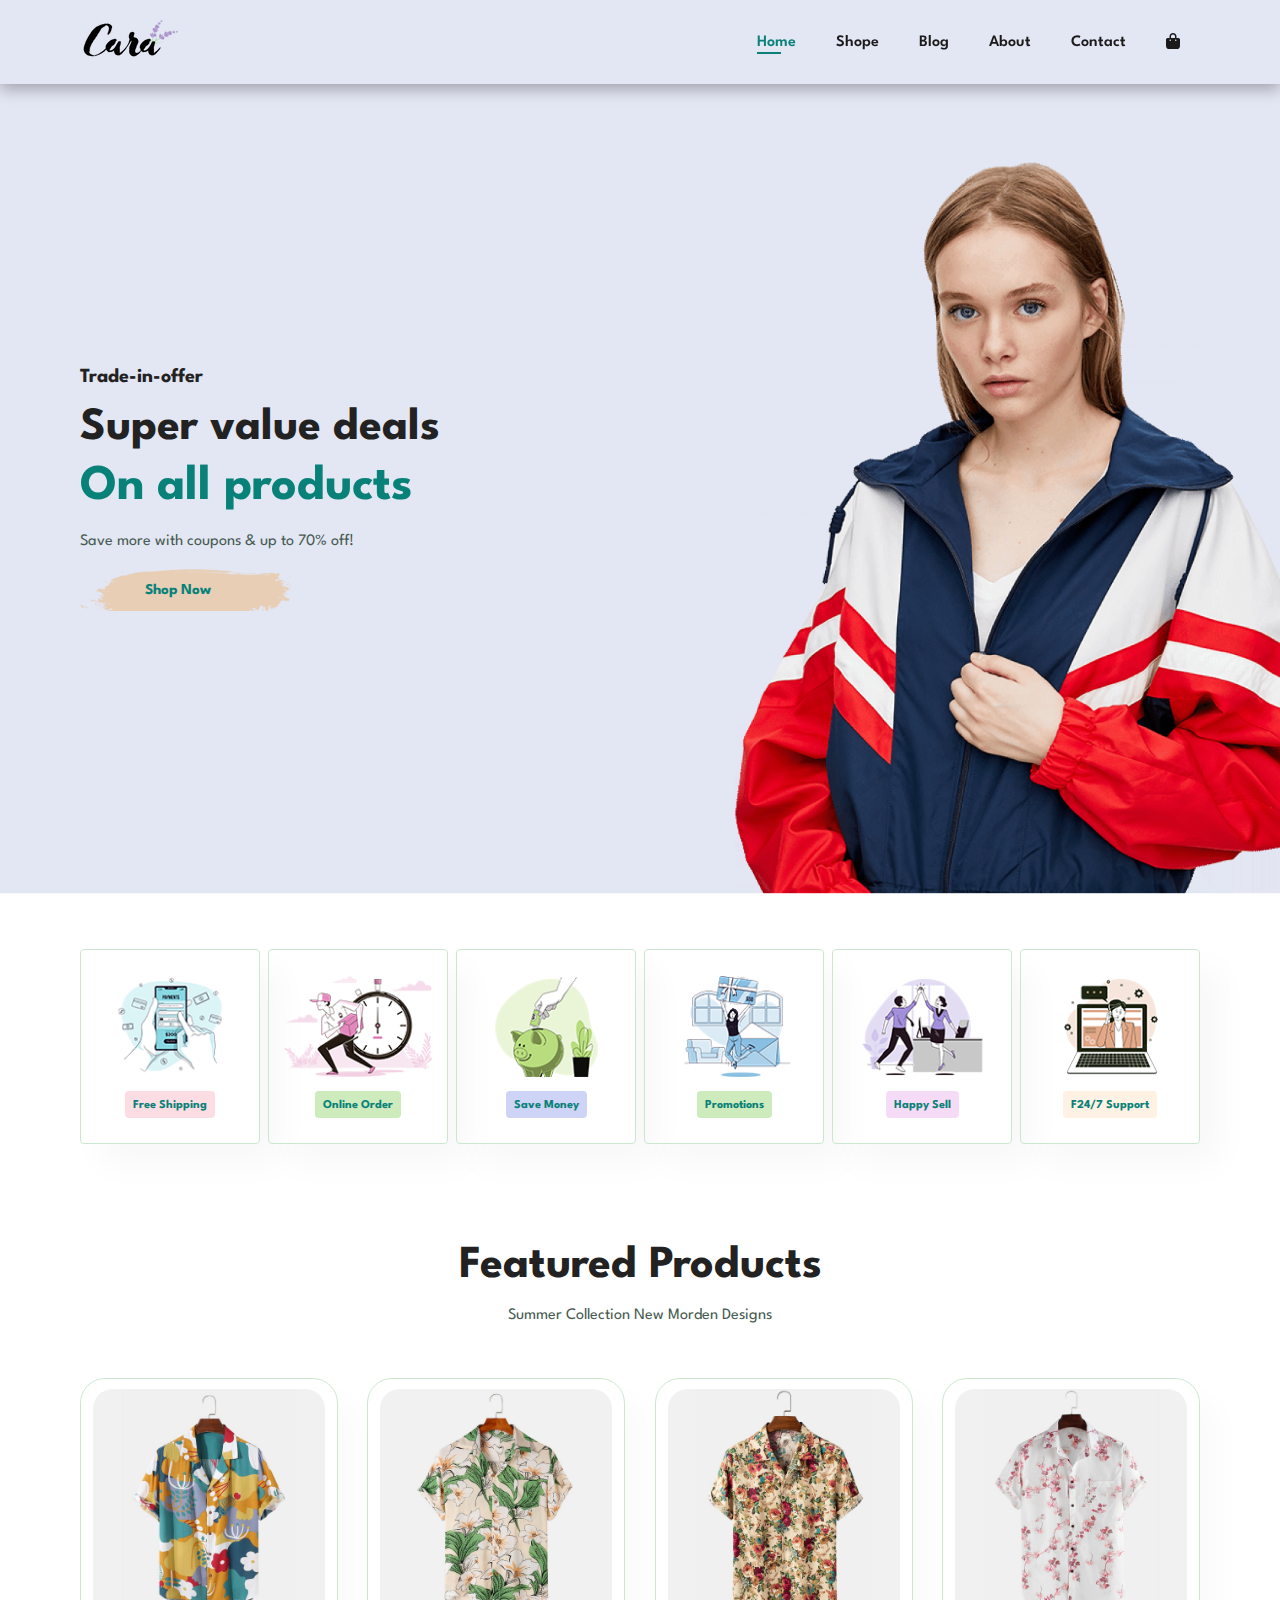
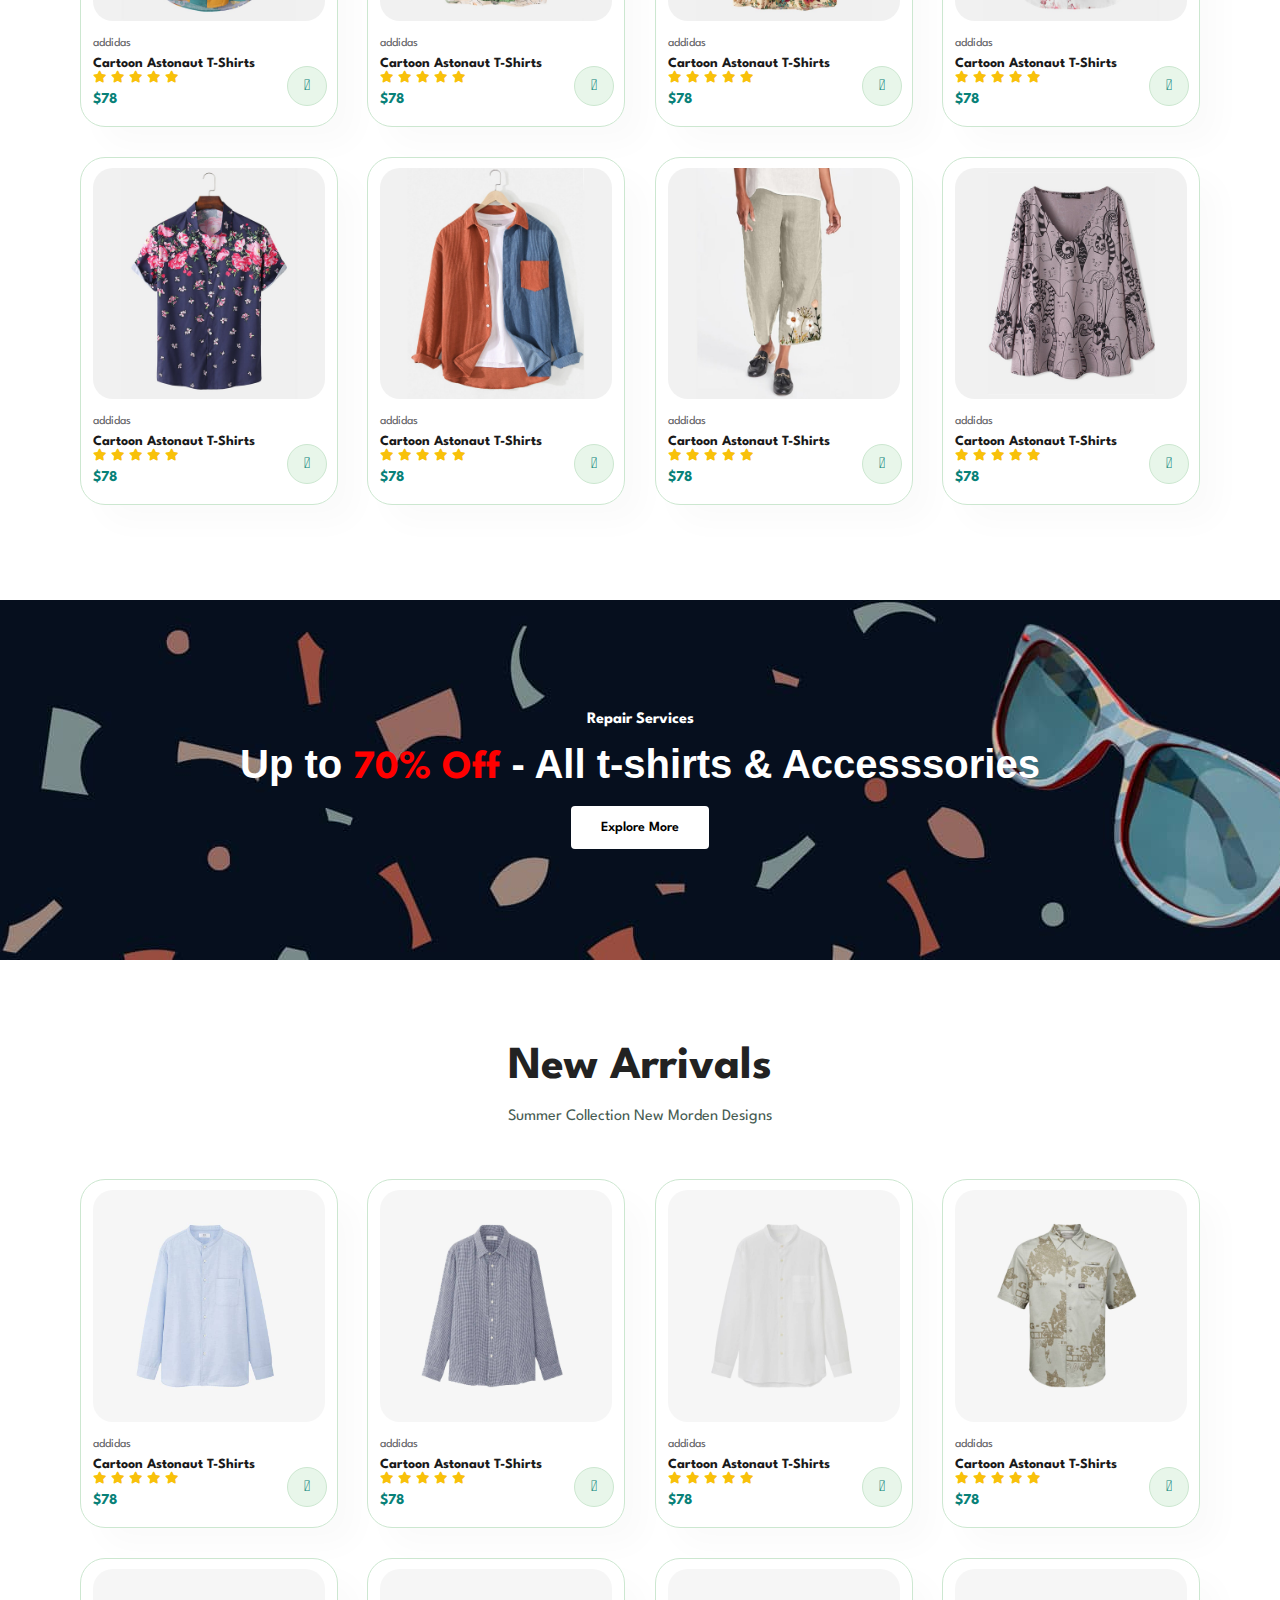
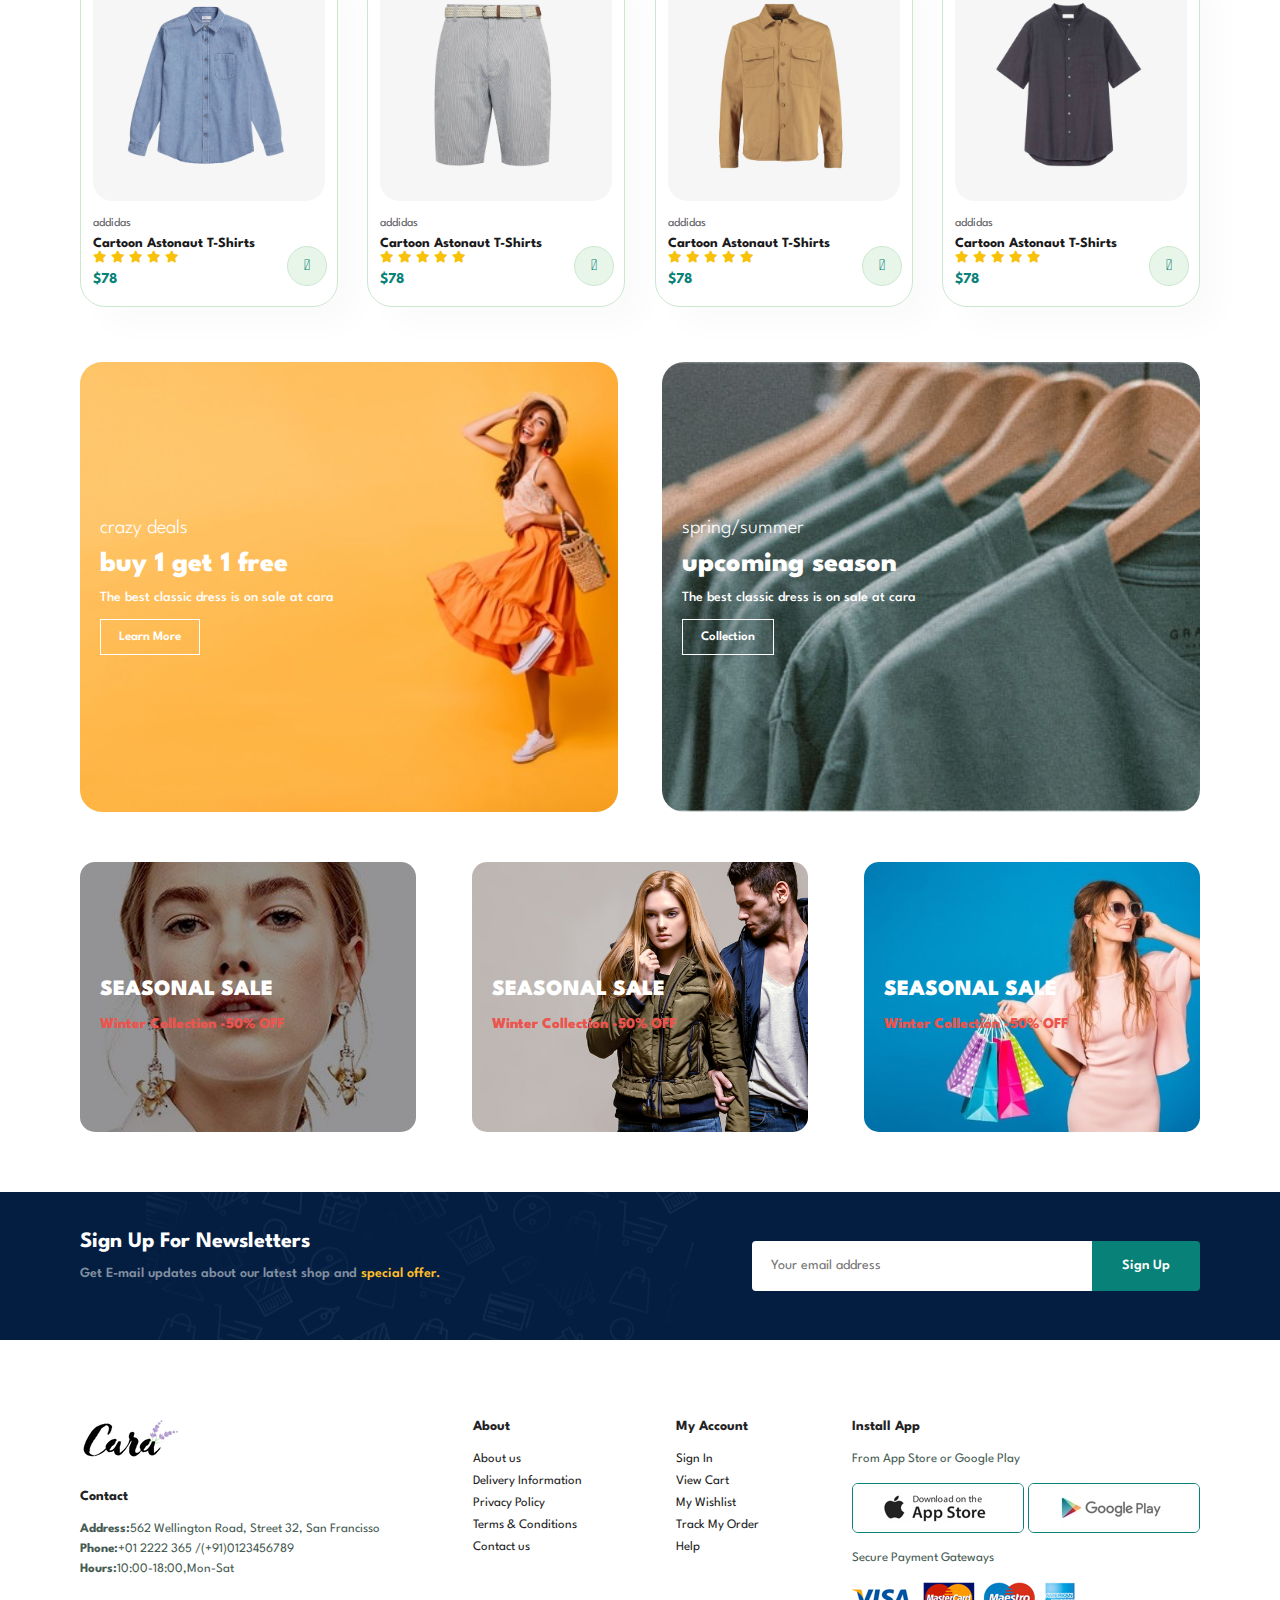
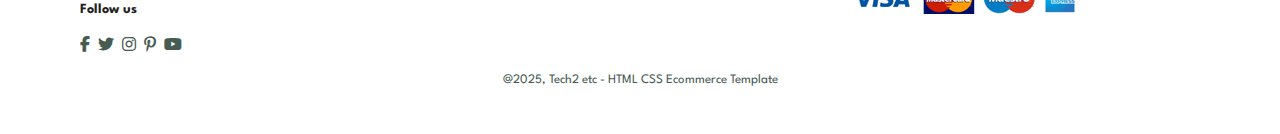
<file: index.html>
<!DOCTYPE html>
<html lang="en">
  <head>
    <meta charset="UTF-8" />
    <meta http-equiv="X-UA-Compatible" content="IE=edge" />
    <meta name="viewport" content="width=device-width, initial-scale=1.0" />
    <title>Cara</title>
    <link
      rel="stylesheet"
      href="https://pro.fontawesome.com/releases/v5.10.0/css/all.css"
    />
    <link
      rel="stylesheet"
      href="https://cdnjs.cloudflare.com/ajax/libs/font-awesome/6.7.2/css/all.min.css"
    />
    <link rel="stylesheet" href="style.css" />
  </head>

  <body>
    <section class="header" id="header">
      <a href="#"><img src="img/logo.png" class="logo" alt="" ></a>

      <ul class="navbar" id="navbar">
        <li><a class="active" href="index.html">Home</a></li>
        <li><a href="shop.html">Shope</a></li>
        <li><a href="blog.html">Blog</a></li>
        <!-- <li><a href="sproduct.html">product</a></li>   cut this from the code we use this in inner portion -->
        <li><a href="about.html">About</a></li>
        <li><a href="contact.html">Contact</a></li>
        <li>
          <a href="cart.html"><i class="fa-solid fa-bag-shopping"></i></a>
        </li>
      </ul>
    </section>

    <section class="hero">
      <h4>Trade-in-offer</h4>
      <h2>Super value deals</h2>
      <h1>On all products</h1>
      <p>Save more with coupons & up to 70% off!</p>
      <button onclick="window.location.href='shop.html';">Shop Now</button>
    </section>

    <section id="feature" class="section-p1">
        <div class="fe-box">
          <img src="img/features/f1.png" alt="">
            <h6>Free Shipping</h6>
        </div>

        <div class="fe-box">
          <img src="img/features/f2.png" alt="">
            <h6>Online Order</h6>
        </div>

        <div class="fe-box">
          <img src="img/features/f3.png" alt="">
            <h6>Save Money</h6>
        </div>

        <div class="fe-box">
          <img src="img/features/f4.png" alt="">
            <h6>Promotions</h6>
        </div>

        <div class="fe-box">
          <img src="img/features/f5.png" alt="">
            <h6>Happy Sell</h6>
        </div>

        <div class="fe-box">
          <img src="img/features/f6.png" alt="">
            <h6>F24/7 Support</h6>
        </div>

    </section>

    <section id="product1" class="section-p1">
      <h2>Featured Products</h2>
      <p>Summer Collection New Morden Designs</p>
      <div class="pro-container">
        <div class="pro" onclick="window.location.href='sproduct.html';">
          <img src="img/products/f1.jpg" alt="">
          <div class="des">
            <span>addidas</span>
            <h5>Cartoon Astonaut T-Shirts</h5>
            <div class="star">
              <i class="fas fa-star"></i>
              <i class="fas fa-star"></i>
              <i class="fas fa-star"></i>
              <i class="fas fa-star"></i>
              <i class="fas fa-star"></i>
            </div>
            <h4>$78</h4>
          </div>
          <a href="#"><i class="fal fa-shopping-cart cart"></i></a>
        </div>
        <div class="pro">
          <img src="img/products/f2.jpg" alt="">
          <div class="des">
            <span>addidas</span>
            <h5>Cartoon Astonaut T-Shirts</h5>
            <div class="star">
              <i class="fas fa-star"></i>
              <i class="fas fa-star"></i>
              <i class="fas fa-star"></i>
              <i class="fas fa-star"></i>
              <i class="fas fa-star"></i>
            </div>
            <h4>$78</h4>
          </div>
          <a href="#"><i class="fal fa-shopping-cart cart"></i></a>
        </div>
        <div class="pro">
          <img src="img/products/f3.jpg" alt="">
          <div class="des">
            <span>addidas</span>
            <h5>Cartoon Astonaut T-Shirts</h5>
            <div class="star">
              <i class="fas fa-star"></i>
              <i class="fas fa-star"></i>
              <i class="fas fa-star"></i>
              <i class="fas fa-star"></i>
              <i class="fas fa-star"></i>
            </div>
            <h4>$78</h4>
          </div>
          <a href="#"><i class="fal fa-shopping-cart cart"></i></a>
        </div>
        <div class="pro">
          <img src="img/products/f4.jpg" alt="">
          <div class="des">
            <span>addidas</span>
            <h5>Cartoon Astonaut T-Shirts</h5>
            <div class="star">
              <i class="fas fa-star"></i>
              <i class="fas fa-star"></i>
              <i class="fas fa-star"></i>
              <i class="fas fa-star"></i>
              <i class="fas fa-star"></i>
            </div>
            <h4>$78</h4>
          </div>
          <a href="#"><i class="fal fa-shopping-cart cart"></i></a>
        </div>
        <div class="pro">
          <img src="img/products/f5.jpg" alt="">
          <div class="des">
            <span>addidas</span>
            <h5>Cartoon Astonaut T-Shirts</h5>
            <div class="star">
              <i class="fas fa-star"></i>
              <i class="fas fa-star"></i>
              <i class="fas fa-star"></i>
              <i class="fas fa-star"></i>
              <i class="fas fa-star"></i>
            </div>
            <h4>$78</h4>
          </div>
          <a href="#"><i class="fal fa-shopping-cart cart"></i></a>
        </div>
        <div class="pro">
          <img src="img/products/f6.jpg" alt="">
          <div class="des">
            <span>addidas</span>
            <h5>Cartoon Astonaut T-Shirts</h5>
            <div class="star">
              <i class="fas fa-star"></i>
              <i class="fas fa-star"></i>
              <i class="fas fa-star"></i>
              <i class="fas fa-star"></i>
              <i class="fas fa-star"></i>
            </div>
            <h4>$78</h4>
          </div>
          <a href="#"><i class="fal fa-shopping-cart cart"></i></a>
        </div>
        <div class="pro">
          <img src="img/products/f7.jpg" alt="">
          <div class="des">
            <span>addidas</span>
            <h5>Cartoon Astonaut T-Shirts</h5>
            <div class="star">
              <i class="fas fa-star"></i>
              <i class="fas fa-star"></i>
              <i class="fas fa-star"></i>
              <i class="fas fa-star"></i>
              <i class="fas fa-star"></i>
            </div>
            <h4>$78</h4>
          </div>
          <a href="#"><i class="fal fa-shopping-cart cart"></i></a>
        </div>
        <div class="pro">
          <img src="img/products/f8.jpg" alt="">
          <div class="des">
            <span>addidas</span>
            <h5>Cartoon Astonaut T-Shirts</h5>
            <div class="star">
              <i class="fas fa-star"></i>
              <i class="fas fa-star"></i>
              <i class="fas fa-star"></i>
              <i class="fas fa-star"></i>
              <i class="fas fa-star"></i>
            </div>
            <h4>$78</h4>
          </div>
          <a href="#"><i class="fal fa-shopping-cart cart"></i></a>
        </div>
        
      </div>
    </section>
  
    <section id="banner" class="section-m1">
      <h4>Repair Services</h4>
      <h2>Up to <span>70% Off</span> - All t-shirts & Accesssories</h2>
      <button class="normal">Explore More</button>
    </section>

    <section id="product1" class="section-p1">
      <h2>New Arrivals</h2>
      <p>Summer Collection New Morden Designs</p>
      <div class="pro-container">
        <div class="pro">
          <img src="img/products/n1.jpg" alt="">
          <div class="des">
            <span>addidas</span>
            <h5>Cartoon Astonaut T-Shirts</h5>
            <div class="star">
              <i class="fas fa-star"></i>
              <i class="fas fa-star"></i>
              <i class="fas fa-star"></i>
              <i class="fas fa-star"></i>
              <i class="fas fa-star"></i>
            </div>
            <h4>$78</h4>
          </div>
          <a href="#"><i class="fal fa-shopping-cart cart"></i></a>
        </div>
        <div class="pro">
          <img src="img/products/n2.jpg" alt="">
          <div class="des">
            <span>addidas</span>
            <h5>Cartoon Astonaut T-Shirts</h5>
            <div class="star">
              <i class="fas fa-star"></i>
              <i class="fas fa-star"></i>
              <i class="fas fa-star"></i>
              <i class="fas fa-star"></i>
              <i class="fas fa-star"></i>
            </div>
            <h4>$78</h4>
          </div>
          <a href="#"><i class="fal fa-shopping-cart cart"></i></a>
        </div>
        <div class="pro">
          <img src="img/products/n3.jpg" alt="">
          <div class="des">
            <span>addidas</span>
            <h5>Cartoon Astonaut T-Shirts</h5>
            <div class="star">
              <i class="fas fa-star"></i>
              <i class="fas fa-star"></i>
              <i class="fas fa-star"></i>
              <i class="fas fa-star"></i>
              <i class="fas fa-star"></i>
            </div>
            <h4>$78</h4>
          </div>
          <a href="#"><i class="fal fa-shopping-cart cart"></i></a>
        </div>
        <div class="pro">
          <img src="img/products/n4.jpg" alt="">
          <div class="des">
            <span>addidas</span>
            <h5>Cartoon Astonaut T-Shirts</h5>
            <div class="star">
              <i class="fas fa-star"></i>
              <i class="fas fa-star"></i>
              <i class="fas fa-star"></i>
              <i class="fas fa-star"></i>
              <i class="fas fa-star"></i>
            </div>
            <h4>$78</h4>
          </div>
          <a href="#"><i class="fal fa-shopping-cart cart"></i></a>
        </div>
        <div class="pro">
          <img src="img/products/n5.jpg" alt="">
          <div class="des">
            <span>addidas</span>
            <h5>Cartoon Astonaut T-Shirts</h5>
            <div class="star">
              <i class="fas fa-star"></i>
              <i class="fas fa-star"></i>
              <i class="fas fa-star"></i>
              <i class="fas fa-star"></i>
              <i class="fas fa-star"></i>
            </div>
            <h4>$78</h4>
          </div>
          <a href="#"><i class="fal fa-shopping-cart cart"></i></a>
        </div>
        <div class="pro">
          <img src="img/products/n6.jpg" alt="">
          <div class="des">
            <span>addidas</span>
            <h5>Cartoon Astonaut T-Shirts</h5>
            <div class="star">
              <i class="fas fa-star"></i>
              <i class="fas fa-star"></i>
              <i class="fas fa-star"></i>
              <i class="fas fa-star"></i>
              <i class="fas fa-star"></i>
            </div>
            <h4>$78</h4>
          </div>
          <a href="#"><i class="fal fa-shopping-cart cart"></i></a>
        </div>
        <div class="pro">
          <img src="img/products/n7.jpg" alt="">
          <div class="des">
            <span>addidas</span>
            <h5>Cartoon Astonaut T-Shirts</h5>
            <div class="star">
              <i class="fas fa-star"></i>
              <i class="fas fa-star"></i>
              <i class="fas fa-star"></i>
              <i class="fas fa-star"></i>
              <i class="fas fa-star"></i>
            </div>
            <h4>$78</h4>
          </div>
          <a href="#"><i class="fal fa-shopping-cart cart"></i></a>
        </div>
        <div class="pro">
          <img src="img/products/n8.jpg" alt="">
          <div class="des">
            <span>addidas</span>
            <h5>Cartoon Astonaut T-Shirts</h5>
            <div class="star">
              <i class="fas fa-star"></i>
              <i class="fas fa-star"></i>
              <i class="fas fa-star"></i>
              <i class="fas fa-star"></i>
              <i class="fas fa-star"></i>
            </div>
            <h4>$78</h4>
          </div>
          <a href="#"><i class="fal fa-shopping-cart cart"></i></a>
        </div>
        
      </div>
    </section>

    <section id="sm-banner" class="section-p1">
      
      <div class="banner-box">
        <h4>crazy deals</h4>
        <h2>buy 1 get 1 free</h2>
        <span>The best classic dress is on sale at cara</span>
        <button class="white">Learn More</button>
      </div>

      <div class="banner-box banner-box2">
        <h4>spring/summer</h4>
        <h2>upcoming season</h2>
        <span>The best classic dress is on sale at cara</span>
        <button class="white" >Collection</button>
      </div>

    </section>

    <section id="banner3">
      <div class="banner-box">
        <h2>SEASONAL SALE</h2>
        <h3>Winter Collection -50% OFF</h3>
      </div>
      <div class="banner-box banner-box2">
        <h2>SEASONAL SALE</h2>
        <h3>Winter Collection -50% OFF</h3>
      </div>
      <div class="banner-box banner-box3">
        <h2>SEASONAL SALE</h2>
        <h3>Winter Collection -50% OFF</h3>
      </div>
    </section>

    <section id="newsletter" class="section-p1 section-m1">
      <div class="newstext">
        <h4>Sign Up For Newsletters</h4>
        <p>Get E-mail updates about our latest shop and <span>special offer.</span></p>
      </div>
      <div class="form">
        <input type="text" placeholder="Your email address">
        <button class="normal">Sign Up</button>
      </div>
    </section>

    <footer class="section-p1">
      <div class="col">
        <img class="logo" src="img/logo.png" alt="logoimage">
        <h4>Contact</h4>
        <p><strong>Address:</strong>562 Wellington Road, Street 32, San Francisso</p>
        <p><strong>Phone:</strong>+01 2222 365 /(+91)0123456789</p>
        <p><strong>Hours:</strong>10:00-18:00,Mon-Sat</p>
        <div class="follow">
          <h4>Follow us</h4>
          <div class="icon">
            <i class="fab fa-facebook-f"></i>
            <i class="fab fa-twitter"></i>
            <i class="fab fa-instagram"></i>
            <i class="fab fa-pinterest-p"></i>
            <i class="fab fa-youtube"></i>
          </div>
        </div>
      </div>

      <div class="col">
        <h4>About</h4>
        <a href="#">About us</a>
        <a href="#">Delivery Information</a>
        <a href="#">Privacy Policy</a>
        <a href="#">Terms & Conditions</a>
        <a href="#">Contact us</a>
      </div>

      <div class="col">
        <h4>My Account</h4>
        <a href="#">Sign In</a>
        <a href="#">View Cart</a>
        <a href="#">My Wishlist</a>
        <a href="#">Track My Order</a>
        <a href="#">Help</a>
      </div>

      <div class="col install">
        <h4>Install App</h4>
        <p>From App Store or Google Play</p>
        <div class="row">
          <img src="img/pay/app.jpg" alt="">
          <img src="img/pay/play.jpg" alt="">
        </div>
        <p>Secure Payment Gateways</p>
        <img src="img/pay/pay.png" alt="">
      </div>

      <div class="copyright">
        <p>@2025, Tech2 etc - HTML CSS Ecommerce Template</p>
      </div>
      
    </footer>
    
    <script src="script.js"></script>
  </body>
</html>
</file>
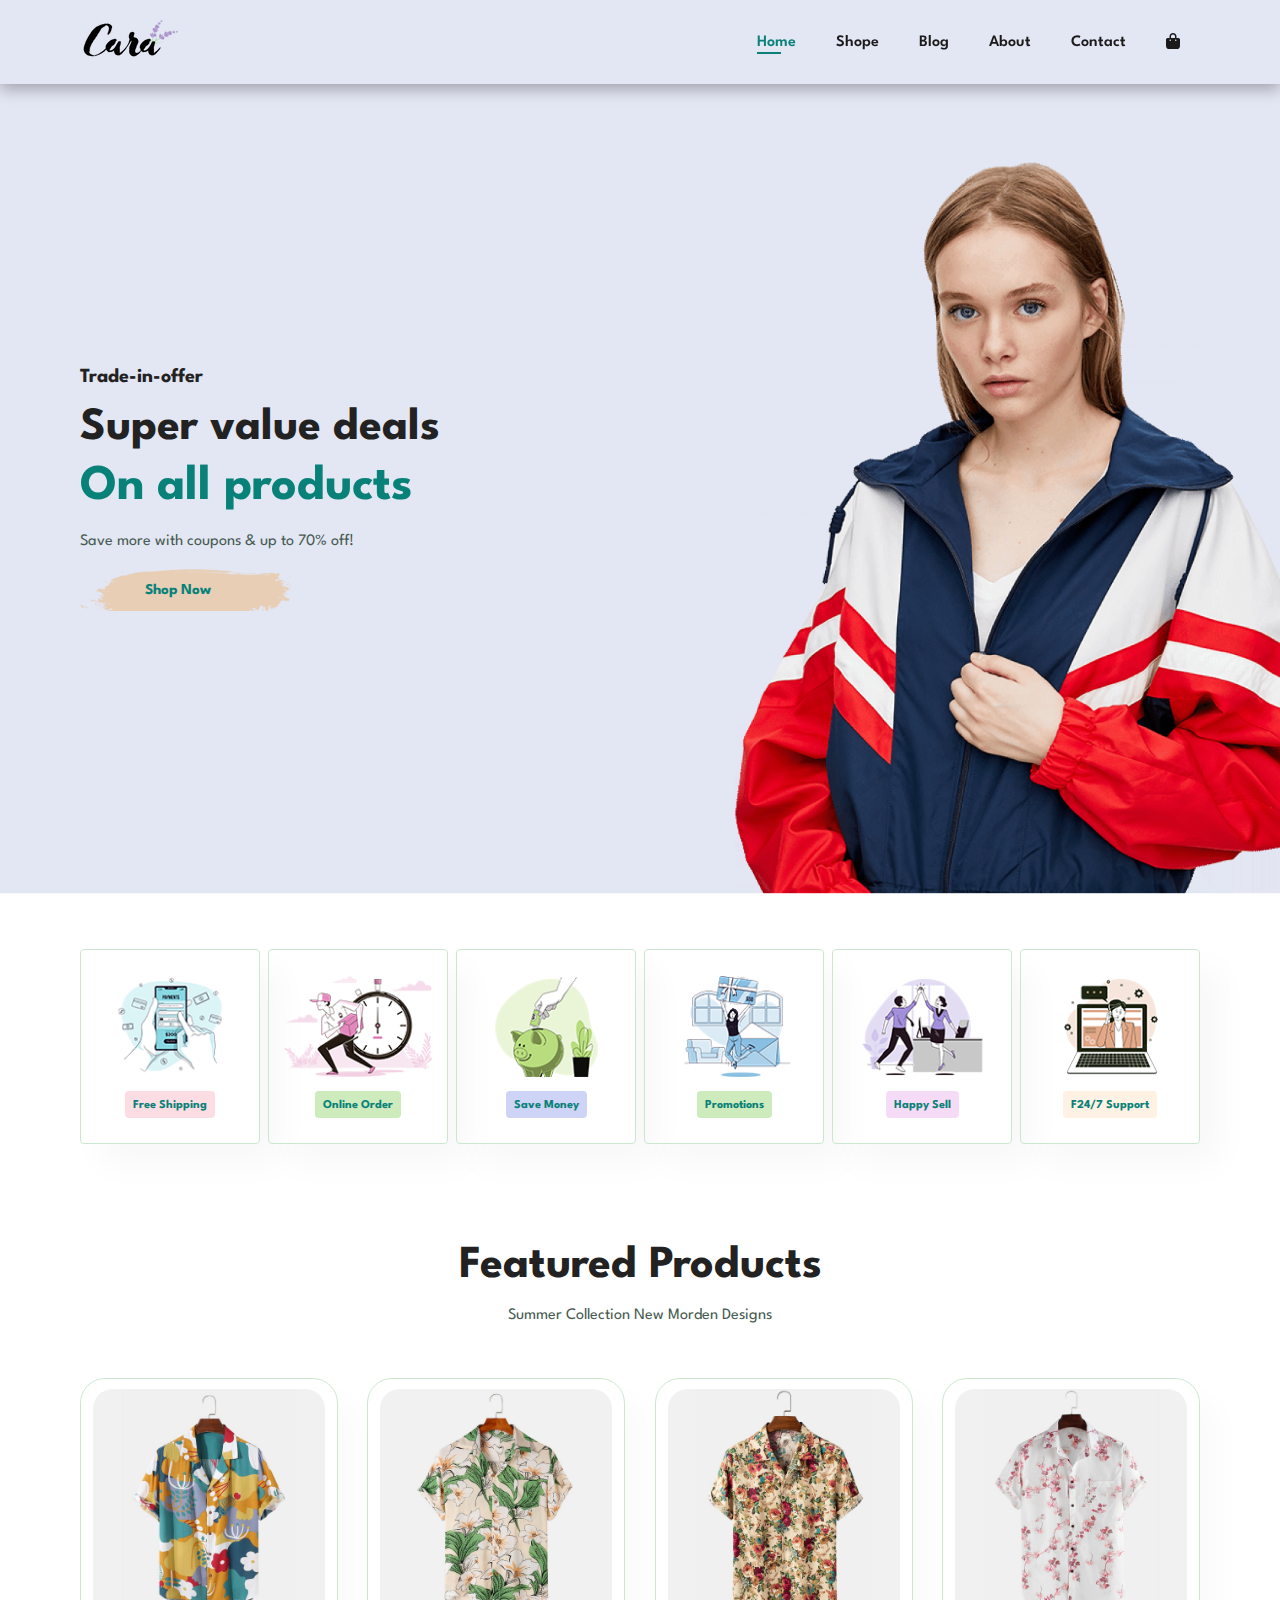
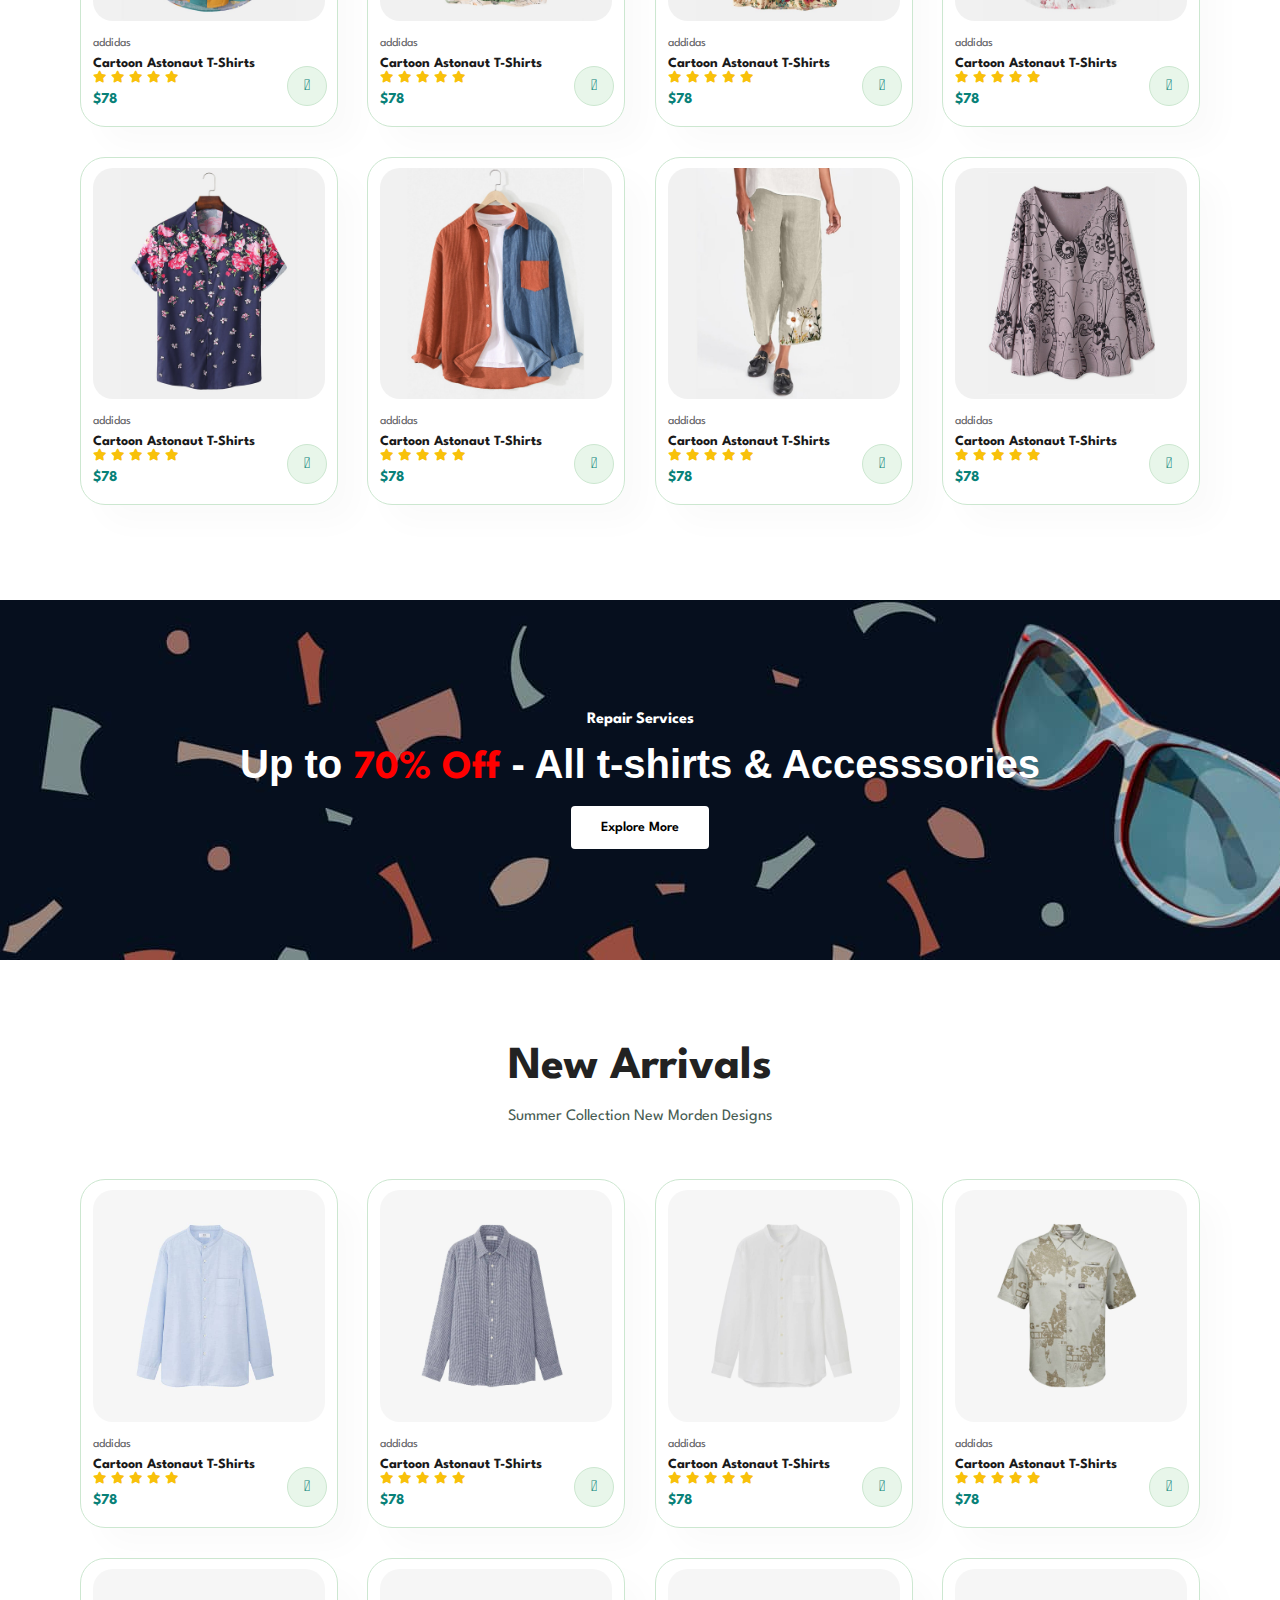
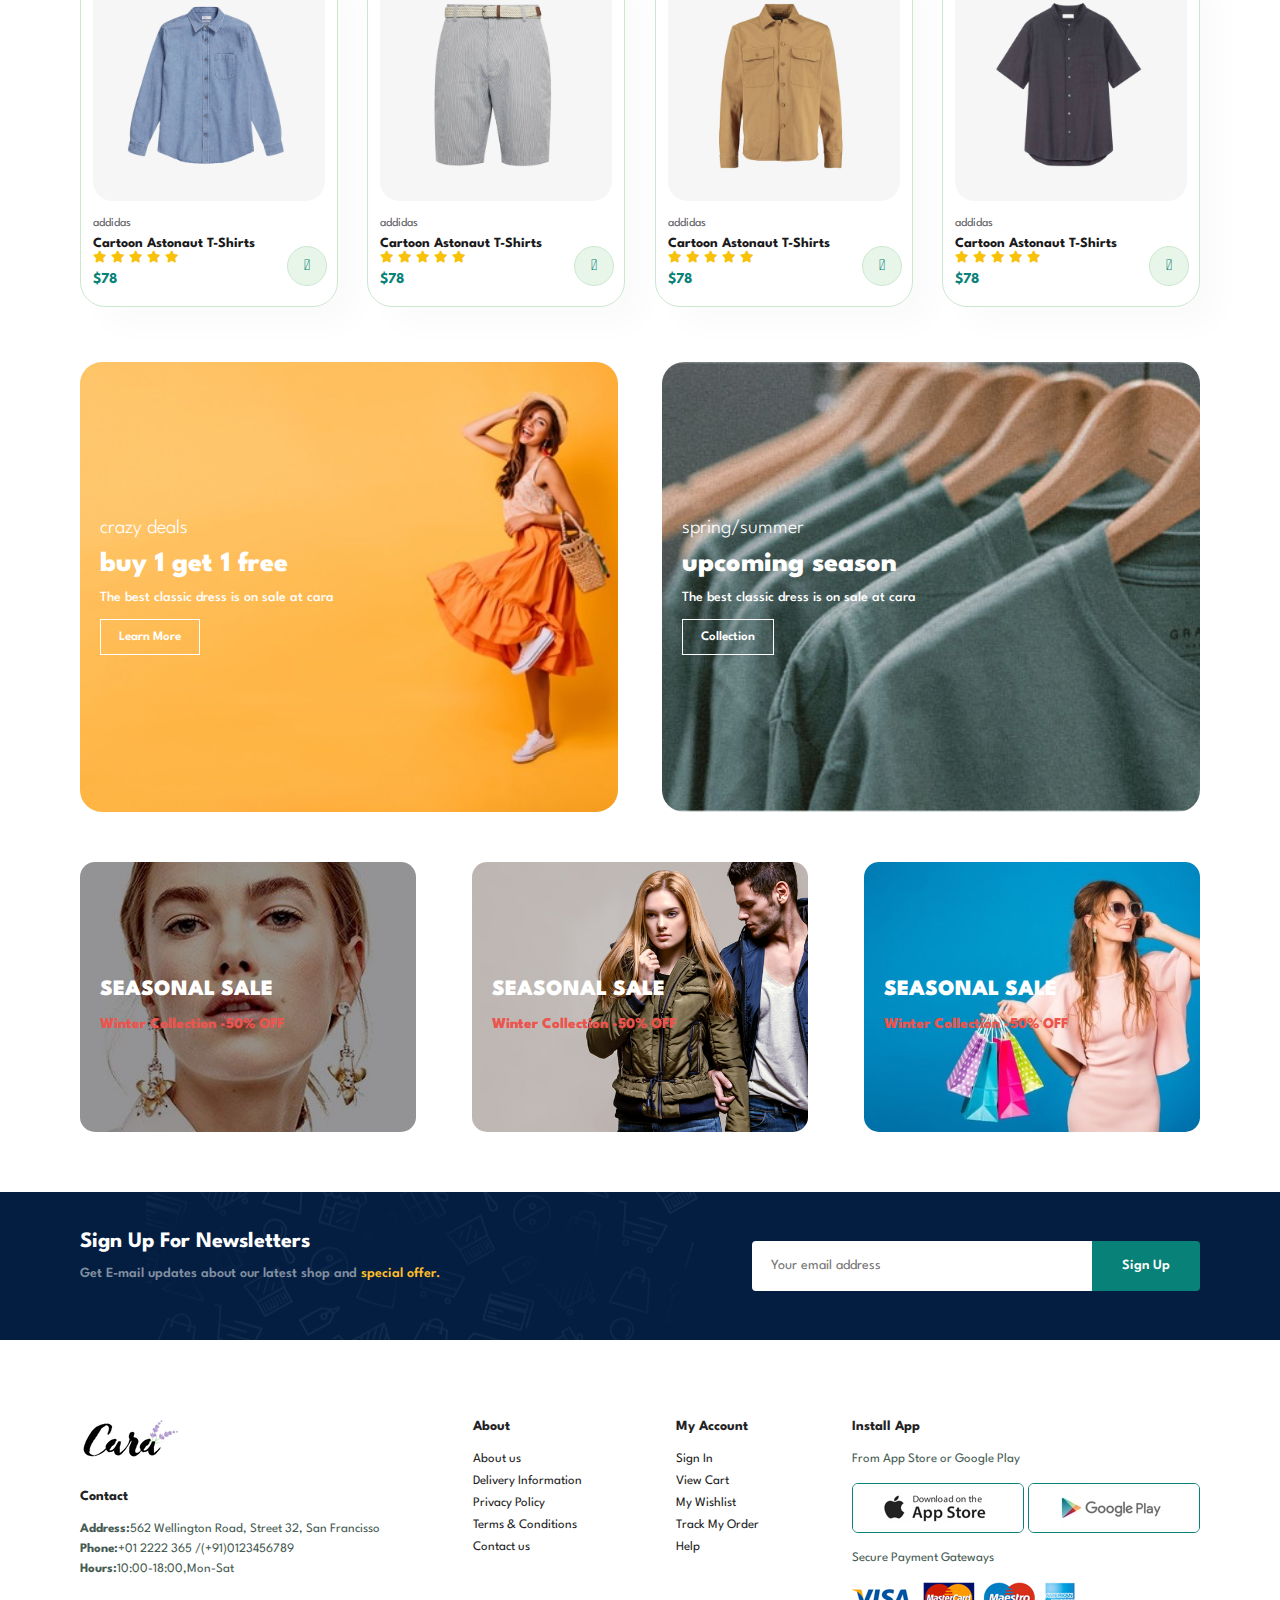
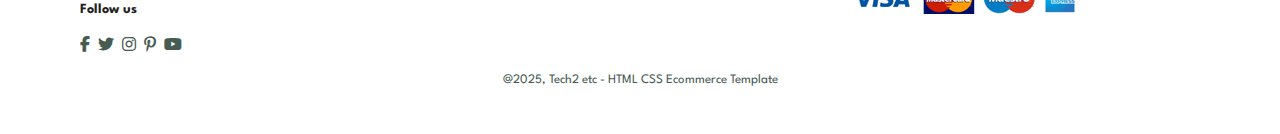
<file: Build-and-Deploy-Ecommerce-Website-main/index.html>
<!DOCTYPE html>
<html lang="en">
  <head>
    <meta charset="UTF-8" />
    <meta http-equiv="X-UA-Compatible" content="IE=edge" />
    <meta name="viewport" content="width=device-width, initial-scale=1.0" />
    <title>Ecommerce Website</title>
    <link
      rel="stylesheet"
      href="https://pro.fontawesome.com/releases/v5.10.0/css/all.css"
    />
    <link
      rel="stylesheet"
      href="https://cdnjs.cloudflare.com/ajax/libs/font-awesome/6.7.2/css/all.min.css"
    />
    <link rel="stylesheet" href="style.css" />
  </head>

  <body>
    <section class="header" id="header">
      <a href="#"><img src="img/logo.png" class="logo" alt="" ></a>

      <ul class="navbar" id="navbar">
        <li><a class="active" href="index.html">Home</a></li>
        <li><a href="shop.html">Shope</a></li>
        <li><a href="blog.html">Blog</a></li>
        <!-- <li><a href="sproduct.html">product</a></li>   cut this from the code we use this in inner portion -->
        <li><a href="about.html">About</a></li>
        <li><a href="contact.html">Contact</a></li>
        <li>
          <a href="cart.html"><i class="fa-solid fa-bag-shopping"></i></a>
        </li>
      </ul>
    </section>

    <section class="hero">
      <h4>Trade-in-offer</h4>
      <h2>Super value deals</h2>
      <h1>On all products</h1>
      <p>Save more with coupons & up to 70% off!</p>
      <button onclick="window.location.href='shop.html';">Shop Now</button>
    </section>

    <section id="feature" class="section-p1">
        <div class="fe-box">
          <img src="img/features/f1.png" alt="">
            <h6>Free Shipping</h6>
        </div>

        <div class="fe-box">
          <img src="img/features/f2.png" alt="">
            <h6>Online Order</h6>
        </div>

        <div class="fe-box">
          <img src="img/features/f3.png" alt="">
            <h6>Save Money</h6>
        </div>

        <div class="fe-box">
          <img src="img/features/f4.png" alt="">
            <h6>Promotions</h6>
        </div>

        <div class="fe-box">
          <img src="img/features/f5.png" alt="">
            <h6>Happy Sell</h6>
        </div>

        <div class="fe-box">
          <img src="img/features/f6.png" alt="">
            <h6>F24/7 Support</h6>
        </div>

    </section>

    <section id="product1" class="section-p1">
      <h2>Featured Products</h2>
      <p>Summer Collection New Morden Designs</p>
      <div class="pro-container">
        <div class="pro" onclick="window.location.href='sproduct.html';">
          <img src="img/products/f1.jpg" alt="">
          <div class="des">
            <span>addidas</span>
            <h5>Cartoon Astonaut T-Shirts</h5>
            <div class="star">
              <i class="fas fa-star"></i>
              <i class="fas fa-star"></i>
              <i class="fas fa-star"></i>
              <i class="fas fa-star"></i>
              <i class="fas fa-star"></i>
            </div>
            <h4>$78</h4>
          </div>
          <a href="#"><i class="fal fa-shopping-cart cart"></i></a>
        </div>
        <div class="pro">
          <img src="img/products/f2.jpg" alt="">
          <div class="des">
            <span>addidas</span>
            <h5>Cartoon Astonaut T-Shirts</h5>
            <div class="star">
              <i class="fas fa-star"></i>
              <i class="fas fa-star"></i>
              <i class="fas fa-star"></i>
              <i class="fas fa-star"></i>
              <i class="fas fa-star"></i>
            </div>
            <h4>$78</h4>
          </div>
          <a href="#"><i class="fal fa-shopping-cart cart"></i></a>
        </div>
        <div class="pro">
          <img src="img/products/f3.jpg" alt="">
          <div class="des">
            <span>addidas</span>
            <h5>Cartoon Astonaut T-Shirts</h5>
            <div class="star">
              <i class="fas fa-star"></i>
              <i class="fas fa-star"></i>
              <i class="fas fa-star"></i>
              <i class="fas fa-star"></i>
              <i class="fas fa-star"></i>
            </div>
            <h4>$78</h4>
          </div>
          <a href="#"><i class="fal fa-shopping-cart cart"></i></a>
        </div>
        <div class="pro">
          <img src="img/products/f4.jpg" alt="">
          <div class="des">
            <span>addidas</span>
            <h5>Cartoon Astonaut T-Shirts</h5>
            <div class="star">
              <i class="fas fa-star"></i>
              <i class="fas fa-star"></i>
              <i class="fas fa-star"></i>
              <i class="fas fa-star"></i>
              <i class="fas fa-star"></i>
            </div>
            <h4>$78</h4>
          </div>
          <a href="#"><i class="fal fa-shopping-cart cart"></i></a>
        </div>
        <div class="pro">
          <img src="img/products/f5.jpg" alt="">
          <div class="des">
            <span>addidas</span>
            <h5>Cartoon Astonaut T-Shirts</h5>
            <div class="star">
              <i class="fas fa-star"></i>
              <i class="fas fa-star"></i>
              <i class="fas fa-star"></i>
              <i class="fas fa-star"></i>
              <i class="fas fa-star"></i>
            </div>
            <h4>$78</h4>
          </div>
          <a href="#"><i class="fal fa-shopping-cart cart"></i></a>
        </div>
        <div class="pro">
          <img src="img/products/f6.jpg" alt="">
          <div class="des">
            <span>addidas</span>
            <h5>Cartoon Astonaut T-Shirts</h5>
            <div class="star">
              <i class="fas fa-star"></i>
              <i class="fas fa-star"></i>
              <i class="fas fa-star"></i>
              <i class="fas fa-star"></i>
              <i class="fas fa-star"></i>
            </div>
            <h4>$78</h4>
          </div>
          <a href="#"><i class="fal fa-shopping-cart cart"></i></a>
        </div>
        <div class="pro">
          <img src="img/products/f7.jpg" alt="">
          <div class="des">
            <span>addidas</span>
            <h5>Cartoon Astonaut T-Shirts</h5>
            <div class="star">
              <i class="fas fa-star"></i>
              <i class="fas fa-star"></i>
              <i class="fas fa-star"></i>
              <i class="fas fa-star"></i>
              <i class="fas fa-star"></i>
            </div>
            <h4>$78</h4>
          </div>
          <a href="#"><i class="fal fa-shopping-cart cart"></i></a>
        </div>
        <div class="pro">
          <img src="img/products/f8.jpg" alt="">
          <div class="des">
            <span>addidas</span>
            <h5>Cartoon Astonaut T-Shirts</h5>
            <div class="star">
              <i class="fas fa-star"></i>
              <i class="fas fa-star"></i>
              <i class="fas fa-star"></i>
              <i class="fas fa-star"></i>
              <i class="fas fa-star"></i>
            </div>
            <h4>$78</h4>
          </div>
          <a href="#"><i class="fal fa-shopping-cart cart"></i></a>
        </div>
        
      </div>
    </section>
  
    <section id="banner" class="section-m1">
      <h4>Repair Services</h4>
      <h2>Up to <span>70% Off</span> - All t-shirts & Accesssories</h2>
      <button class="normal">Explore More</button>
    </section>

    <section id="product1" class="section-p1">
      <h2>New Arrivals</h2>
      <p>Summer Collection New Morden Designs</p>
      <div class="pro-container">
        <div class="pro">
          <img src="img/products/n1.jpg" alt="">
          <div class="des">
            <span>addidas</span>
            <h5>Cartoon Astonaut T-Shirts</h5>
            <div class="star">
              <i class="fas fa-star"></i>
              <i class="fas fa-star"></i>
              <i class="fas fa-star"></i>
              <i class="fas fa-star"></i>
              <i class="fas fa-star"></i>
            </div>
            <h4>$78</h4>
          </div>
          <a href="#"><i class="fal fa-shopping-cart cart"></i></a>
        </div>
        <div class="pro">
          <img src="img/products/n2.jpg" alt="">
          <div class="des">
            <span>addidas</span>
            <h5>Cartoon Astonaut T-Shirts</h5>
            <div class="star">
              <i class="fas fa-star"></i>
              <i class="fas fa-star"></i>
              <i class="fas fa-star"></i>
              <i class="fas fa-star"></i>
              <i class="fas fa-star"></i>
            </div>
            <h4>$78</h4>
          </div>
          <a href="#"><i class="fal fa-shopping-cart cart"></i></a>
        </div>
        <div class="pro">
          <img src="img/products/n3.jpg" alt="">
          <div class="des">
            <span>addidas</span>
            <h5>Cartoon Astonaut T-Shirts</h5>
            <div class="star">
              <i class="fas fa-star"></i>
              <i class="fas fa-star"></i>
              <i class="fas fa-star"></i>
              <i class="fas fa-star"></i>
              <i class="fas fa-star"></i>
            </div>
            <h4>$78</h4>
          </div>
          <a href="#"><i class="fal fa-shopping-cart cart"></i></a>
        </div>
        <div class="pro">
          <img src="img/products/n4.jpg" alt="">
          <div class="des">
            <span>addidas</span>
            <h5>Cartoon Astonaut T-Shirts</h5>
            <div class="star">
              <i class="fas fa-star"></i>
              <i class="fas fa-star"></i>
              <i class="fas fa-star"></i>
              <i class="fas fa-star"></i>
              <i class="fas fa-star"></i>
            </div>
            <h4>$78</h4>
          </div>
          <a href="#"><i class="fal fa-shopping-cart cart"></i></a>
        </div>
        <div class="pro">
          <img src="img/products/n5.jpg" alt="">
          <div class="des">
            <span>addidas</span>
            <h5>Cartoon Astonaut T-Shirts</h5>
            <div class="star">
              <i class="fas fa-star"></i>
              <i class="fas fa-star"></i>
              <i class="fas fa-star"></i>
              <i class="fas fa-star"></i>
              <i class="fas fa-star"></i>
            </div>
            <h4>$78</h4>
          </div>
          <a href="#"><i class="fal fa-shopping-cart cart"></i></a>
        </div>
        <div class="pro">
          <img src="img/products/n6.jpg" alt="">
          <div class="des">
            <span>addidas</span>
            <h5>Cartoon Astonaut T-Shirts</h5>
            <div class="star">
              <i class="fas fa-star"></i>
              <i class="fas fa-star"></i>
              <i class="fas fa-star"></i>
              <i class="fas fa-star"></i>
              <i class="fas fa-star"></i>
            </div>
            <h4>$78</h4>
          </div>
          <a href="#"><i class="fal fa-shopping-cart cart"></i></a>
        </div>
        <div class="pro">
          <img src="img/products/n7.jpg" alt="">
          <div class="des">
            <span>addidas</span>
            <h5>Cartoon Astonaut T-Shirts</h5>
            <div class="star">
              <i class="fas fa-star"></i>
              <i class="fas fa-star"></i>
              <i class="fas fa-star"></i>
              <i class="fas fa-star"></i>
              <i class="fas fa-star"></i>
            </div>
            <h4>$78</h4>
          </div>
          <a href="#"><i class="fal fa-shopping-cart cart"></i></a>
        </div>
        <div class="pro">
          <img src="img/products/n8.jpg" alt="">
          <div class="des">
            <span>addidas</span>
            <h5>Cartoon Astonaut T-Shirts</h5>
            <div class="star">
              <i class="fas fa-star"></i>
              <i class="fas fa-star"></i>
              <i class="fas fa-star"></i>
              <i class="fas fa-star"></i>
              <i class="fas fa-star"></i>
            </div>
            <h4>$78</h4>
          </div>
          <a href="#"><i class="fal fa-shopping-cart cart"></i></a>
        </div>
        
      </div>
    </section>

    <section id="sm-banner" class="section-p1">
      
      <div class="banner-box">
        <h4>crazy deals</h4>
        <h2>buy 1 get 1 free</h2>
        <span>The best classic dress is on sale at cara</span>
        <button class="white">Learn More</button>
      </div>

      <div class="banner-box banner-box2">
        <h4>spring/summer</h4>
        <h2>upcoming season</h2>
        <span>The best classic dress is on sale at cara</span>
        <button class="white" >Collection</button>
      </div>

    </section>

    <section id="banner3">
      <div class="banner-box">
        <h2>SEASONAL SALE</h2>
        <h3>Winter Collection -50% OFF</h3>
      </div>
      <div class="banner-box banner-box2">
        <h2>SEASONAL SALE</h2>
        <h3>Winter Collection -50% OFF</h3>
      </div>
      <div class="banner-box banner-box3">
        <h2>SEASONAL SALE</h2>
        <h3>Winter Collection -50% OFF</h3>
      </div>
    </section>

    <section id="newsletter" class="section-p1 section-m1">
      <div class="newstext">
        <h4>Sign Up For Newsletters</h4>
        <p>Get E-mail updates about our latest shop and <span>special offer.</span></p>
      </div>
      <div class="form">
        <input type="text" placeholder="Your email address">
        <button class="normal">Sign Up</button>
      </div>
    </section>

    <footer class="section-p1">
      <div class="col">
        <img class="logo" src="img/logo.png" alt="logoimage">
        <h4>Contact</h4>
        <p><strong>Address:</strong>562 Wellington Road, Street 32, San Francisso</p>
        <p><strong>Phone:</strong>+01 2222 365 /(+91)0123456789</p>
        <p><strong>Hours:</strong>10:00-18:00,Mon-Sat</p>
        <div class="follow">
          <h4>Follow us</h4>
          <div class="icon">
            <i class="fab fa-facebook-f"></i>
            <i class="fab fa-twitter"></i>
            <i class="fab fa-instagram"></i>
            <i class="fab fa-pinterest-p"></i>
            <i class="fab fa-youtube"></i>
          </div>
        </div>
      </div>

      <div class="col">
        <h4>About</h4>
        <a href="#">About us</a>
        <a href="#">Delivery Information</a>
        <a href="#">Privacy Policy</a>
        <a href="#">Terms & Conditions</a>
        <a href="#">Contact us</a>
      </div>

      <div class="col">
        <h4>My Account</h4>
        <a href="#">Sign In</a>
        <a href="#">View Cart</a>
        <a href="#">My Wishlist</a>
        <a href="#">Track My Order</a>
        <a href="#">Help</a>
      </div>

      <div class="col install">
        <h4>Install App</h4>
        <p>From App Store or Google Play</p>
        <div class="row">
          <img src="img/pay/app.jpg" alt="">
          <img src="img/pay/play.jpg" alt="">
        </div>
        <p>Secure Payment Gateways</p>
        <img src="img/pay/pay.png" alt="">
      </div>

      <div class="copyright">
        <p>@2025, Tech2 etc - HTML CSS Ecommerce Template</p>
      </div>
      
    </footer>
    
    <script src="script.js"></script>
  </body>
</html>
</file>
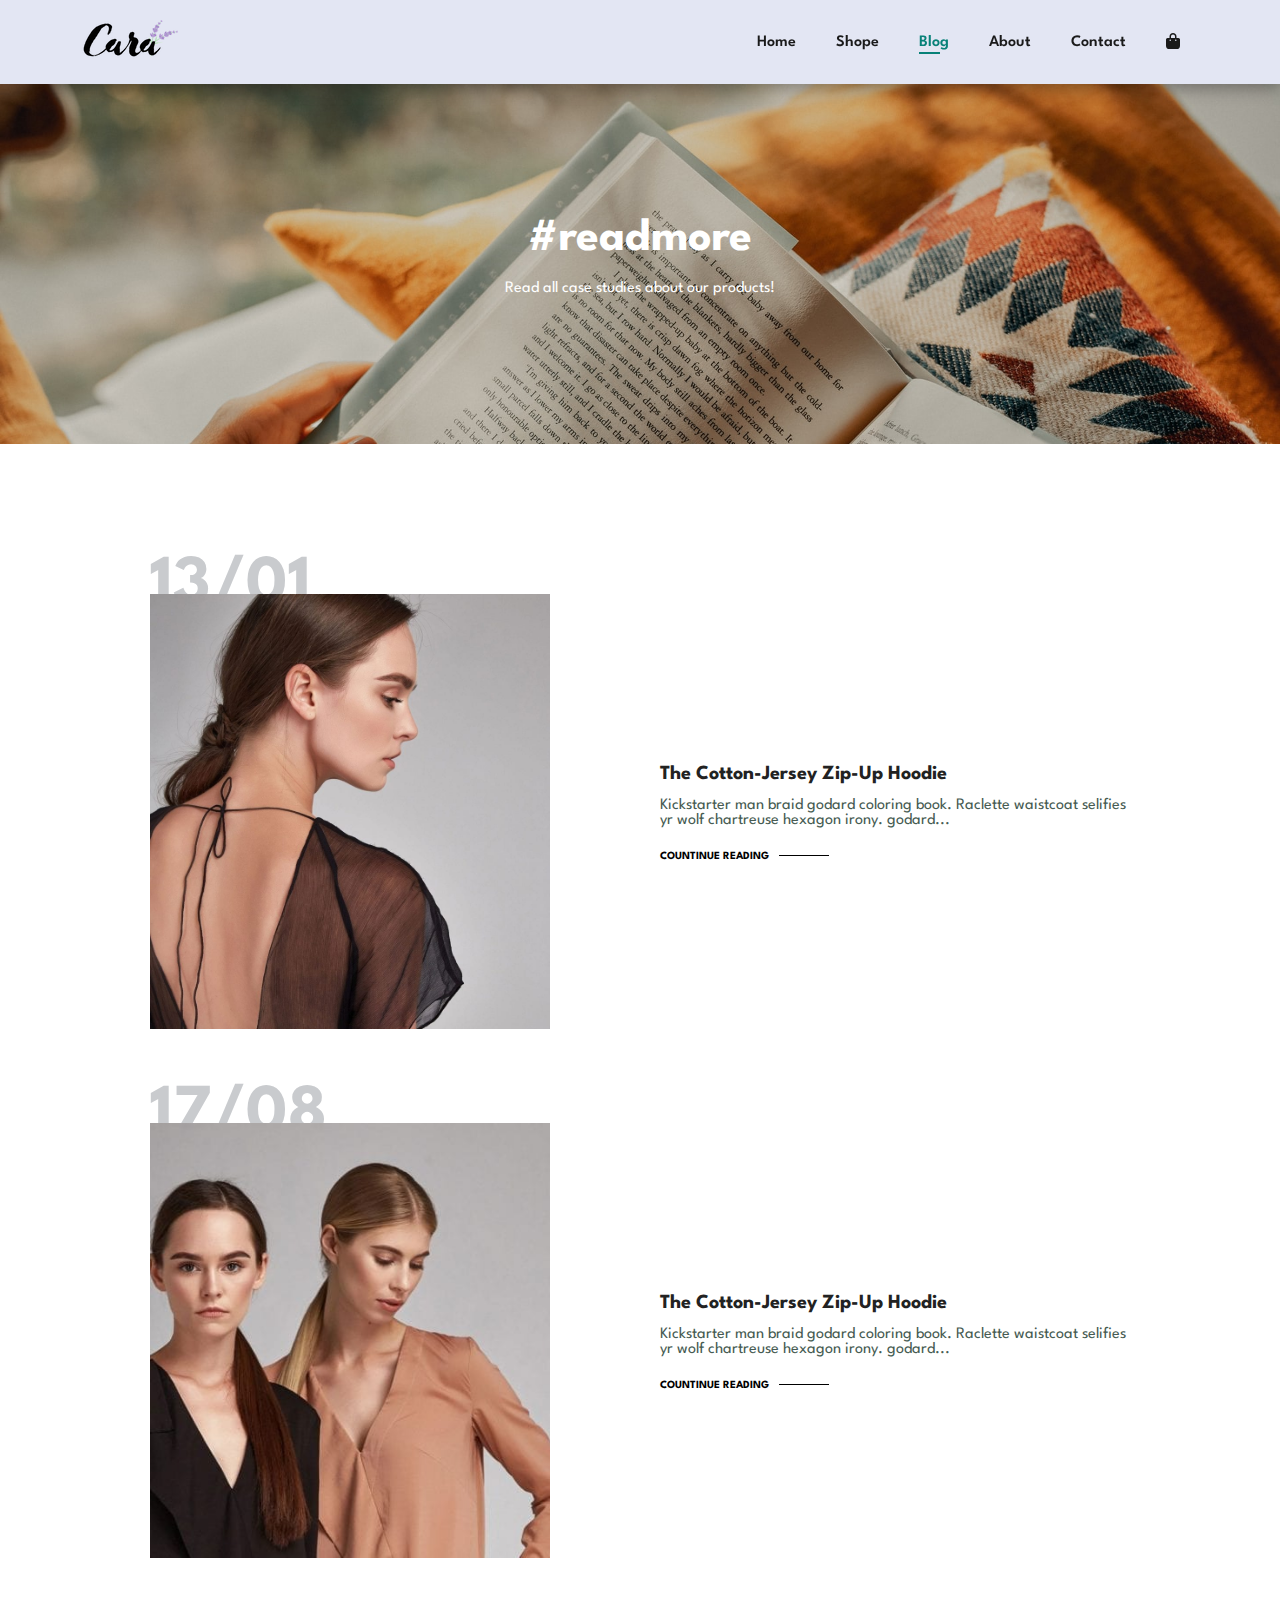
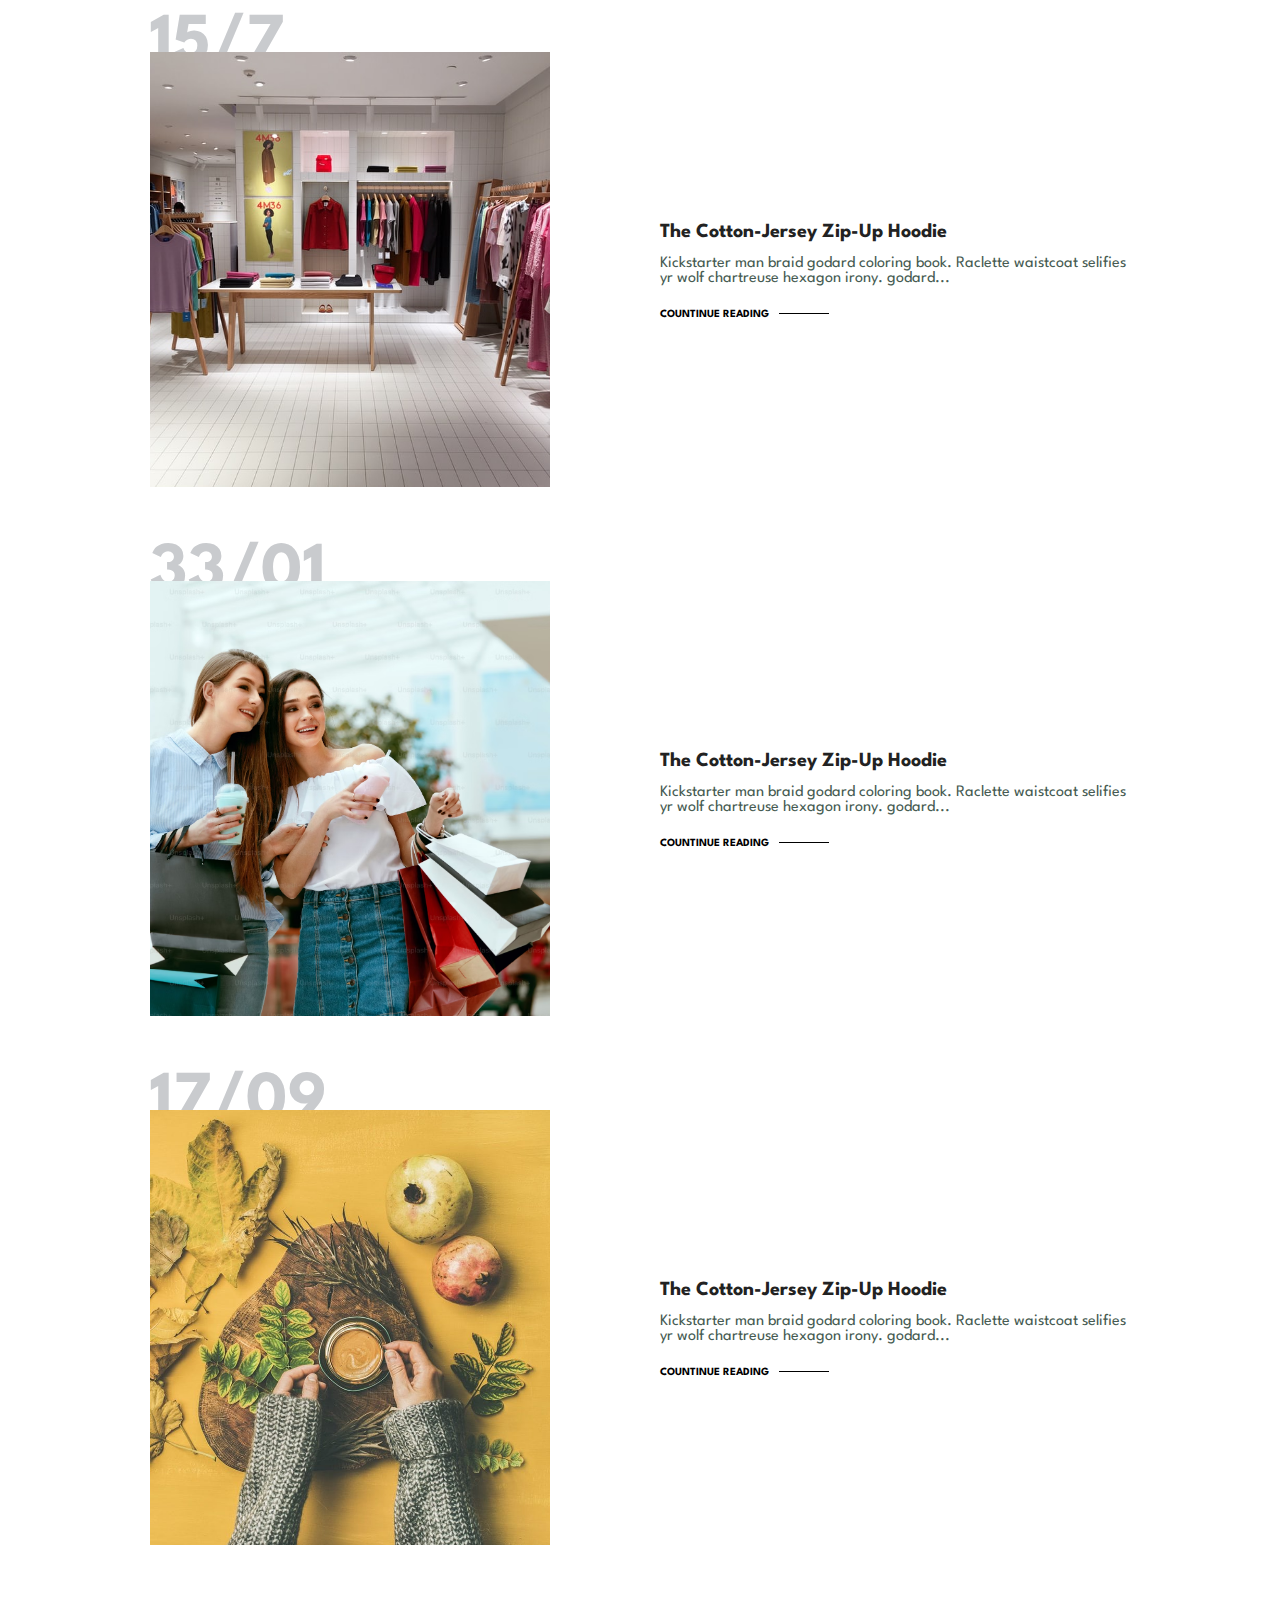
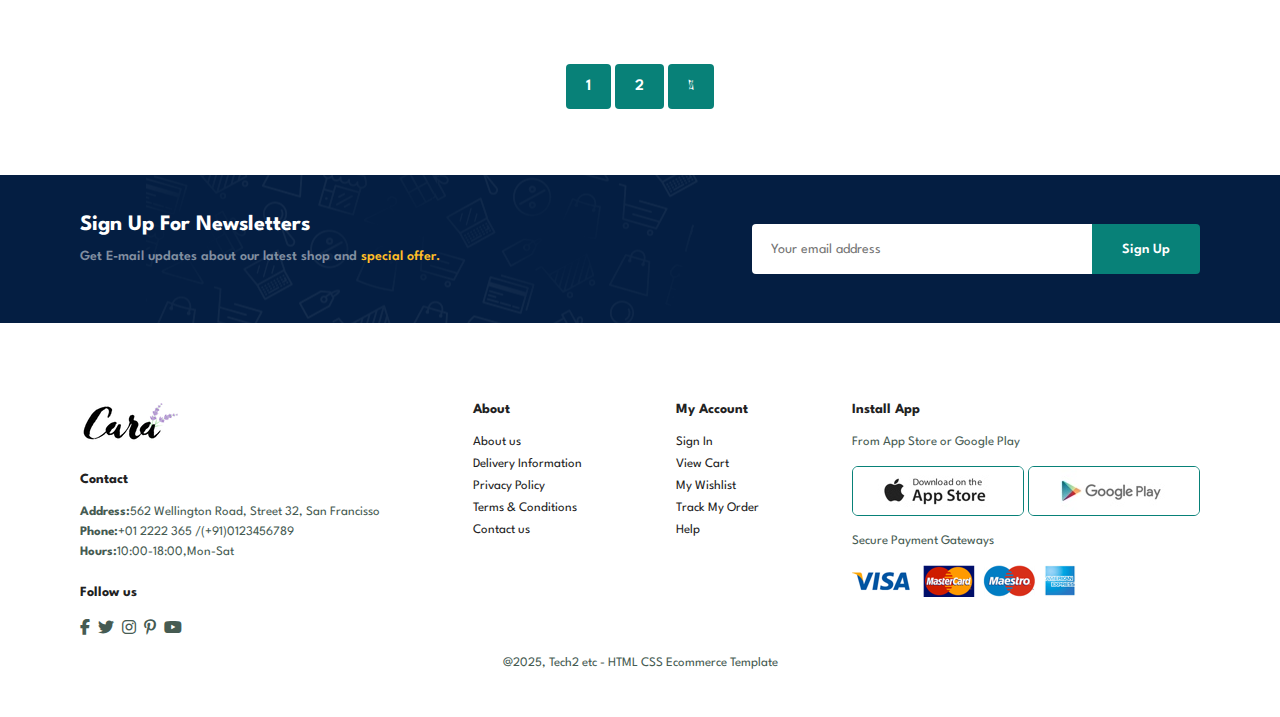
<file: blog.html>
<!DOCTYPE html>
<html lang="en">
  <head>
    <meta charset="UTF-8" />
    <meta http-equiv="X-UA-Compatible" content="IE=edge" />
    <meta name="viewport" content="width=device-width, initial-scale=1.0" />
    <title>Cara</title>
    <link
      rel="stylesheet"
      href="https://pro.fontawesome.com/releases/v5.10.0/css/all.css"
    />
    <link
      rel="stylesheet"
      href="https://cdnjs.cloudflare.com/ajax/libs/font-awesome/6.7.2/css/all.min.css"
    />
    <link rel="stylesheet" href="style.css" />
  </head>

  <body>
    <section class="header" id="header">
      <a href="#"><img src="img/logo.png" class="logo" alt="" ></a>

      <ul class="navbar" id="navbar">
        <li><a href="index.html">Home</a></li>
        <li><a href="shop.html">Shope</a></li>
        <li><a class="active" href="blog.html">Blog</a></li>
        <li><a href="about.html">About</a></li>
        <li><a href="contact.html">Contact</a></li>
        <li>
          <a href="cart.html"><i class="fa-solid fa-bag-shopping"></i></a>
        </li>
      </ul>
    </section>

    <section id="page-header" class="blog-header">
      <h2>#readmore</h2>
      <p>Read all case studies about our products!</p>
    </section>

    <section id="blog">
      <div class="blog-box">
        <div class="blog-img">
          <img src="img/blog/b1.jpg" alt="">
        </div>
        <div class="blog-details">
          <h4>The Cotton-Jersey Zip-Up Hoodie</h4>
          <p>Kickstarter man braid godard coloring book. Raclette waistcoat selifies yr wolf chartreuse hexagon irony. godard...</p>
          <a href="#">COUNTINUE READING</a>
        </div>
        <h1>13/01</h1>
      </div>
      <div class="blog-box">
        <div class="blog-img">
          <img src="img/blog/b2.jpg" alt="">
        </div>
        <div class="blog-details">
          <h4>The Cotton-Jersey Zip-Up Hoodie</h4>
          <p>Kickstarter man braid godard coloring book. Raclette waistcoat selifies yr wolf chartreuse hexagon irony. godard...</p>
          <a href="#">COUNTINUE READING</a>
        </div>
        <h1>17/08</h1>
      </div>
      <div class="blog-box">
        <div class="blog-img">
          <img src="img/blog/b3.jpg" alt="">
        </div>
        <div class="blog-details">
          <h4>The Cotton-Jersey Zip-Up Hoodie</h4>
          <p>Kickstarter man braid godard coloring book. Raclette waistcoat selifies yr wolf chartreuse hexagon irony. godard...</p>
          <a href="#">COUNTINUE READING</a>
        </div>
        <h1>15/7</h1>
      </div>
      <div class="blog-box">
        <div class="blog-img">
          <img src="img/blog/b10.jpg" alt="">
        </div>
        <div class="blog-details">
          <h4>The Cotton-Jersey Zip-Up Hoodie</h4>
          <p>Kickstarter man braid godard coloring book. Raclette waistcoat selifies yr wolf chartreuse hexagon irony. godard...</p>
          <a href="#">COUNTINUE READING</a>
        </div>
        <h1>33/01</h1>
      </div>
      <div class="blog-box">
        <div class="blog-img">
          <img src="img/blog/b6.jpg" alt="">
        </div>
        <div class="blog-details">
          <h4>The Cotton-Jersey Zip-Up Hoodie</h4>
          <p>Kickstarter man braid godard coloring book. Raclette waistcoat selifies yr wolf chartreuse hexagon irony. godard...</p>
          <a href="#">COUNTINUE READING</a>
        </div>
        <h1>17/09</h1>
      </div>
    </section>

    <section id="pagination" class="section-p1">
      <a href="#">1</a>
      <a href="#">2</a>
      <a href="#"><i class="fal fa-long-arrow-alt-right"></i></a>
    </section>

    <section id="newsletter" class="section-p1 section-m1">
      <div class="newstext">
        <h4>Sign Up For Newsletters</h4>
        <p>Get E-mail updates about our latest shop and <span>special offer.</span></p>
      </div>
      <div class="form">
        <input type="text" placeholder="Your email address">
        <button class="normal">Sign Up</button>
      </div>
    </section>

    <footer class="section-p1">
      <div class="col">
        <img class="logo" src="img/logo.png" alt="logoimage">
        <h4>Contact</h4>
        <p><strong>Address:</strong>562 Wellington Road, Street 32, San Francisso</p>
        <p><strong>Phone:</strong>+01 2222 365 /(+91)0123456789</p>
        <p><strong>Hours:</strong>10:00-18:00,Mon-Sat</p>
        <div class="follow">
          <h4>Follow us</h4>
          <div class="icon">
            <i class="fab fa-facebook-f"></i>
            <i class="fab fa-twitter"></i>
            <i class="fab fa-instagram"></i>
            <i class="fab fa-pinterest-p"></i>
            <i class="fab fa-youtube"></i>
          </div>
        </div>
      </div>

      <div class="col">
        <h4>About</h4>
        <a href="#">About us</a>
        <a href="#">Delivery Information</a>
        <a href="#">Privacy Policy</a>
        <a href="#">Terms & Conditions</a>
        <a href="#">Contact us</a>
      </div>

      <div class="col">
        <h4>My Account</h4>
        <a href="#">Sign In</a>
        <a href="#">View Cart</a>
        <a href="#">My Wishlist</a>
        <a href="#">Track My Order</a>
        <a href="#">Help</a>
      </div>

      <div class="col install">
        <h4>Install App</h4>
        <p>From App Store or Google Play</p>
        <div class="row">
          <img src="img/pay/app.jpg" alt="">
          <img src="img/pay/play.jpg" alt="">
        </div>
        <p>Secure Payment Gateways</p>
        <img src="img/pay/pay.png" alt="">
      </div>

      <div class="copyright">
        <p>@2025, Tech2 etc - HTML CSS Ecommerce Template</p>
      </div>
      
    </footer>
    
    <script src="script.js"></script>
  </body>
</html>
</file>
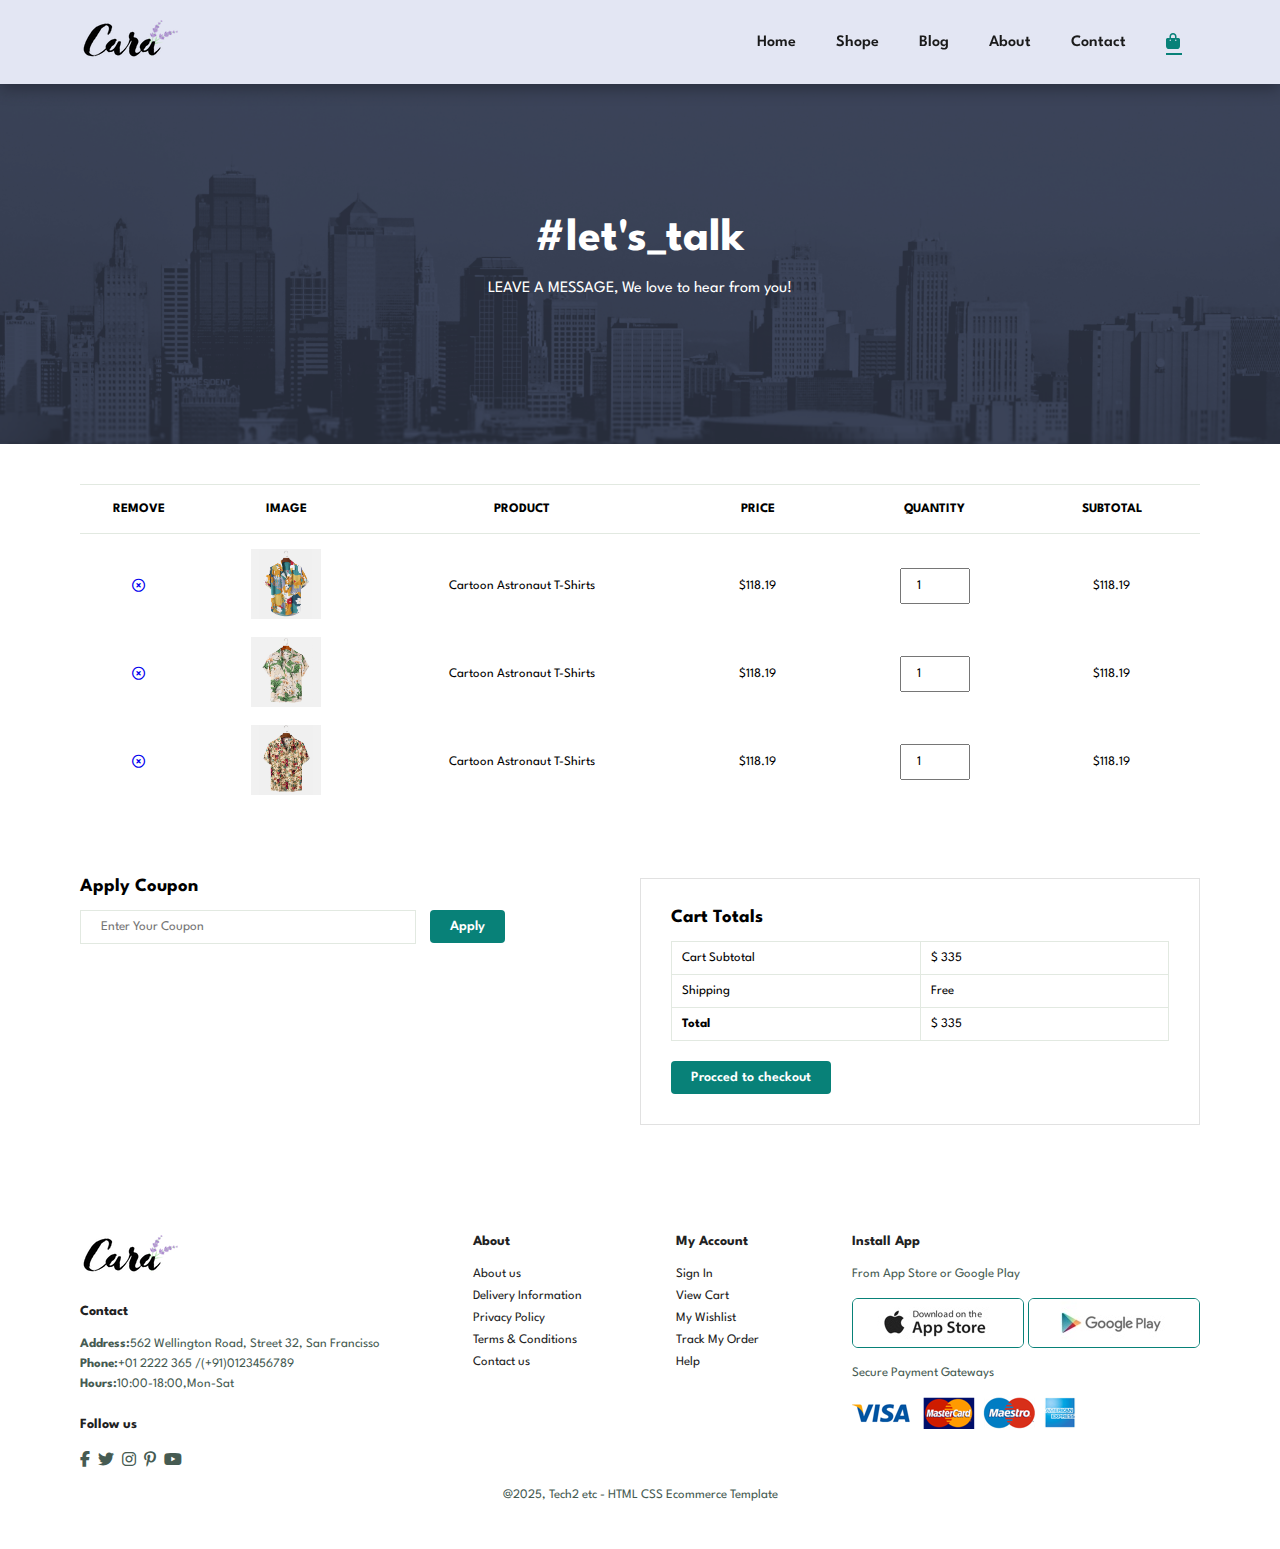
<file: cart.html>
<!DOCTYPE html>
<html lang="en">
  <head>
    <meta charset="UTF-8" />
    <meta http-equiv="X-UA-Compatible" content="IE=edge" />
    <meta name="viewport" content="width=device-width, initial-scale=1.0" />
    <title>Cara</title>
    <link
      rel="stylesheet"
      href="https://pro.fontawesome.com/releases/v5.10.0/css/all.css"
    />
    <link
      rel="stylesheet"
      href="https://cdnjs.cloudflare.com/ajax/libs/font-awesome/6.7.2/css/all.min.css"
    />
    <link rel="stylesheet" href="style.css" />
  </head>

  <body>
    <section class="header" id="header">
      <a href="#"><img src="img/logo.png" class="logo" alt="" /></a>

      <ul class="navbar" id="navbar">
        <li><a href="index.html">Home</a></li>
        <li><a href="shop.html">Shope</a></li>
        <li><a href="blog.html">Blog</a></li>
        <li><a href="about.html">About</a></li>
        <li><a href="contact.html">Contact</a></li>
        <li>
          <a class="active" href="cart.html"
            ><i class="fa-solid fa-bag-shopping"></i
          ></a>
        </li>
      </ul>
    </section>

    <section id="page-header" class="about-header">
      <h2>#let's_talk</h2>
      <p>LEAVE A MESSAGE, We love to hear from you!</p>
    </section>

    <section id="cart" class="section-p1">
      <table width="100%">
        <thead>
          <tr>
            <td>Remove</td>
            <td>Image</td>
            <td>Product</td>
            <td>Price</td>
            <td>Quantity</td>
            <td>Subtotal</td>
          </tr>
        </thead>
        <tbody>
            <tr>
                <td><a href="#"><i class="far fa-times-circle"></i></a></td>
                <td><img src="img/products/f1.jpg" alt=""></td>
                <td>Cartoon Astronaut T-Shirts</td>
                <td>$118.19</td>
                <td><input type="number" value="1"></td>
                <td>$118.19</td>
            </tr>
            <tr>
                <td><a href="#"><i class="far fa-times-circle"></i></a></td>
                <td><img src="img/products/f2.jpg" alt=""></td>
                <td>Cartoon Astronaut T-Shirts</td>
                <td>$118.19</td>
                <td><input type="number" value="1"></td>
                <td>$118.19</td>
            </tr>
            <tr>
                <td><a href="#"><i class="far fa-times-circle"></i></a></td>
                <td><img src="img/products/f3.jpg" alt=""></td>
                <td>Cartoon Astronaut T-Shirts</td>
                <td>$118.19</td>
                <td><input type="number" value="1"></td>
                <td>$118.19</td>
            </tr>
        </tbody>
      </table>
    </section>

    <section id="cart-add" class="section-p1">
        <div id="coupon">
            <h3>Apply Coupon</h3>
            <div>
                <input type="text" placeholder="Enter Your Coupon">
                <button class="normal">Apply</button>
            </div>
        </div>

        <div id="subtotal">
            <h3>Cart Totals</h3>
            <table>
                <tr>
                    <td>Cart Subtotal</td>
                    <td>$ 335</td>
                </tr>
                <tr>
                    <td>Shipping</td>
                    <td>Free</td>
                </tr>
                <tr>
                    <td><strong>Total</strong></td>
                    <td>$ 335</td>
                </tr>
            </table>
            <button class="normal">Procced to checkout</button>
        </div>
    </section>

    <footer class="section-p1">
      <div class="col">
        <img class="logo" src="img/logo.png" alt="logoimage" />
        <h4>Contact</h4>
        <p>
          <strong>Address:</strong>562 Wellington Road, Street 32, San Francisso
        </p>
        <p><strong>Phone:</strong>+01 2222 365 /(+91)0123456789</p>
        <p><strong>Hours:</strong>10:00-18:00,Mon-Sat</p>
        <div class="follow">
          <h4>Follow us</h4>
          <div class="icon">
            <i class="fab fa-facebook-f"></i>
            <i class="fab fa-twitter"></i>
            <i class="fab fa-instagram"></i>
            <i class="fab fa-pinterest-p"></i>
            <i class="fab fa-youtube"></i>
          </div>
        </div>
      </div>

      <div class="col">
        <h4>About</h4>
        <a href="#">About us</a>
        <a href="#">Delivery Information</a>
        <a href="#">Privacy Policy</a>
        <a href="#">Terms & Conditions</a>
        <a href="#">Contact us</a>
      </div>

      <div class="col">
        <h4>My Account</h4>
        <a href="#">Sign In</a>
        <a href="#">View Cart</a>
        <a href="#">My Wishlist</a>
        <a href="#">Track My Order</a>
        <a href="#">Help</a>
      </div>

      <div class="col install">
        <h4>Install App</h4>
        <p>From App Store or Google Play</p>
        <div class="row">
          <img src="img/pay/app.jpg" alt="" />
          <img src="img/pay/play.jpg" alt="" />
        </div>
        <p>Secure Payment Gateways</p>
        <img src="img/pay/pay.png" alt="" />
      </div>

      <div class="copyright">
        <p>@2025, Tech2 etc - HTML CSS Ecommerce Template</p>
      </div>
    </footer>

    <script src="script.js"></script>
  </body>
</html>
</file>
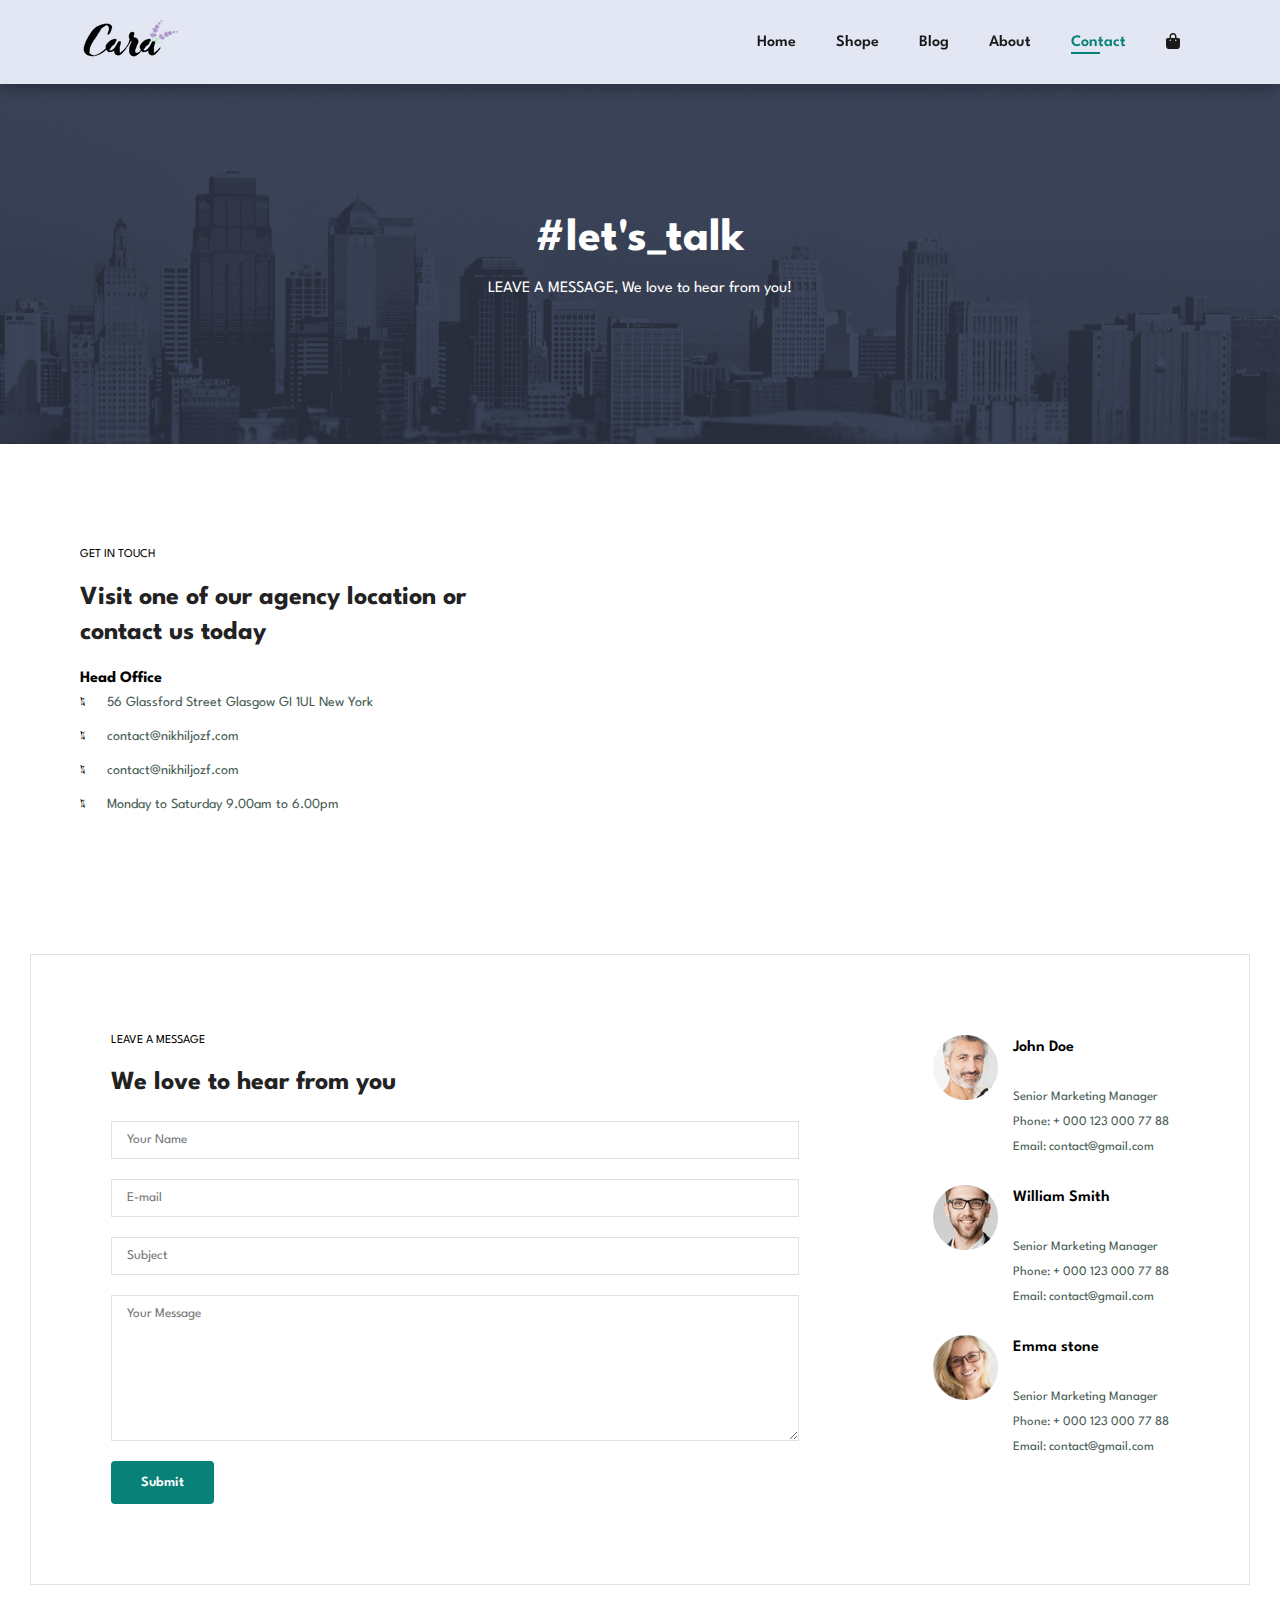
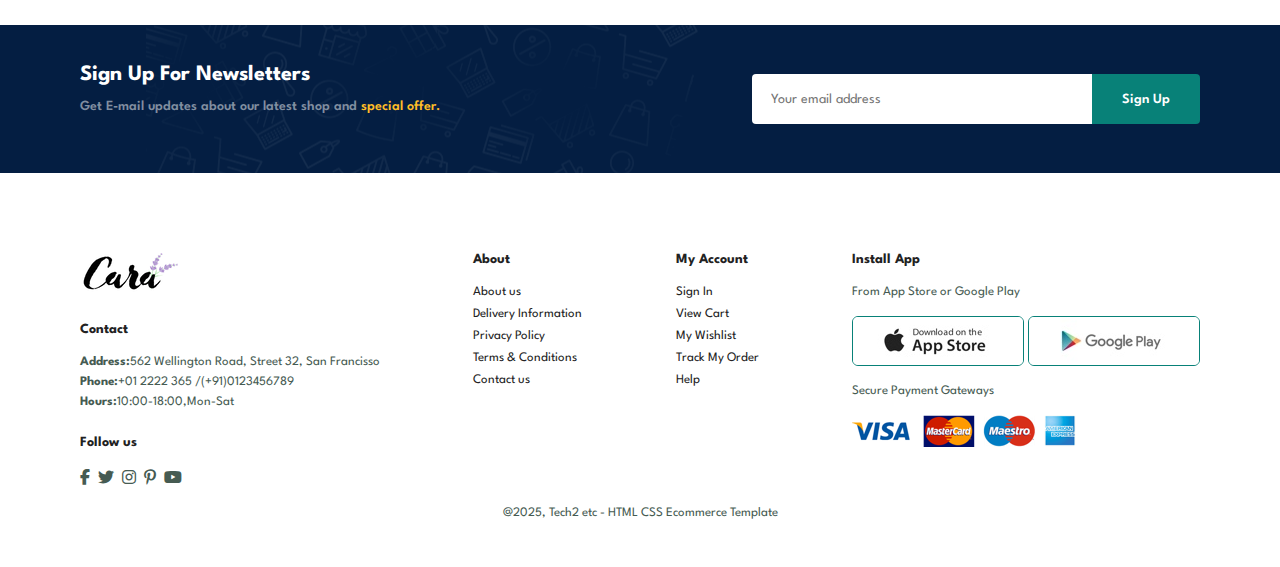
<file: contact.html>
<!DOCTYPE html>
<html lang="en">
  <head>
    <meta charset="UTF-8" />
    <meta http-equiv="X-UA-Compatible" content="IE=edge" />
    <meta name="viewport" content="width=device-width, initial-scale=1.0" />
    <title>Cara</title>
    <link
      rel="stylesheet"
      href="https://pro.fontawesome.com/releases/v5.10.0/css/all.css"
    />
    <link
      rel="stylesheet"
      href="https://cdnjs.cloudflare.com/ajax/libs/font-awesome/6.7.2/css/all.min.css"
    />
    <link rel="stylesheet" href="style.css" />
  </head>

  <body>
    <section class="header" id="header">
      <a href="#"><img src="img/logo.png" class="logo" alt="" /></a>

      <ul class="navbar" id="navbar">
        <li><a href="index.html">Home</a></li>
        <li><a href="shop.html">Shope</a></li>
        <li><a href="blog.html">Blog</a></li>
        <li><a href="about.html">About</a></li>
        <li><a class="active" href="contact.html">Contact</a></li>
        <li>
          <a href="cart.html"><i class="fa-solid fa-bag-shopping"></i></a>
        </li>
      </ul>
    </section>

    <section id="page-header" class="about-header">
      <h2>#let's_talk</h2>
      <p>LEAVE A MESSAGE, We love to hear from you!</p>
    </section>

    <section id="contact-details" class="section-p1">
      <div class="details">
        <span>GET IN TOUCH</span>
        <h2>Visit one of our agency location or contact us today</h2>
        <h3>Head Office</h3>
        <div>
          <li>
            <i class="fal fa-map"></i>
            <p>56 Glassford Street Glasgow GI 1UL New York</p>
          </li>
          <li>
            <i class="fal fa-envelope"></i>
            <p>contact@nikhiljozf.com</p>
          </li>
          <li>
            <i class="fal fa-phone-alt"></i>
            <p>contact@nikhiljozf.com</p>
          </li>
          <li>
            <i class="fal fa-clock"></i>
            <p>Monday to Saturday 9.00am to 6.00pm</p>
          </li>
        </div>
      </div>
      <div class="map">
        <iframe
          src="https://www.google.com/maps/embed?pb=!1m18!1m12!1m3!1d3929.8626145844723!2d76.25333667600049!3d9.94538697397012!2m3!1f0!2f0!3f0!3m2!1i1024!2i768!4f13.1!3m3!1m2!1s0x3b086d692e364ee3%3A0x4b620fe03e277e0d!2sTouch&#39;n%20Stitch!5e0!3m2!1sen!2sin!4v1743190477112!5m2!1sen!2sin"
          width="600"
          height="450"
          style="border: 0"
          allowfullscreen=""
          loading="lazy"
          referrerpolicy="no-referrer-when-downgrade"
        ></iframe>
      </div>
    </section>

    <section id="form-details">
      <form action="">
        <span>LEAVE A MESSAGE</span>
        <h2>We love to hear from you</h2>
        <input type="text" placeholder="Your Name">
        <input type="email" placeholder="E-mail">
        <input type="text" placeholder="Subject">
        <textarea name="" id="" cols="30" rows="10" placeholder="Your Message"></textarea>
        <button class="normal">Submit</button>
      </form>

      <div class="people">
        <div>
          <img src="img/people/1.png" alt="">
          <p><span>John Doe</span><br> Senior Marketing Manager <br> Phone: + 000 123 000 77 88 <br> Email: contact@gmail.com</p>
        </div>
        <div>
          <img src="img/people/2.png" alt="">
          <p><span>William Smith</span><br> Senior Marketing Manager <br> Phone: + 000 123 000 77 88 <br> Email: contact@gmail.com</p>
        </div>
        <div>
          <img src="img/people/3.png" alt="">
          <p><span>Emma stone</span><br> Senior Marketing Manager <br> Phone: + 000 123 000 77 88 <br> Email: contact@gmail.com</p>
        </div>
        
      </div>
    </section>

    <section id="newsletter" class="section-p1 section-m1">
      <div class="newstext">
        <h4>Sign Up For Newsletters</h4>
        <p>
          Get E-mail updates about our latest shop and
          <span>special offer.</span>
        </p>
      </div>
      <div class="form">
        <input type="text" placeholder="Your email address" />
        <button class="normal">Sign Up</button>
      </div>
    </section>

    <footer class="section-p1">
      <div class="col">
        <img class="logo" src="img/logo.png" alt="logoimage" />
        <h4>Contact</h4>
        <p>
          <strong>Address:</strong>562 Wellington Road, Street 32, San Francisso
        </p>
        <p><strong>Phone:</strong>+01 2222 365 /(+91)0123456789</p>
        <p><strong>Hours:</strong>10:00-18:00,Mon-Sat</p>
        <div class="follow">
          <h4>Follow us</h4>
          <div class="icon">
            <i class="fab fa-facebook-f"></i>
            <i class="fab fa-twitter"></i>
            <i class="fab fa-instagram"></i>
            <i class="fab fa-pinterest-p"></i>
            <i class="fab fa-youtube"></i>
          </div>
        </div>
      </div>

      <div class="col">
        <h4>About</h4>
        <a href="#">About us</a>
        <a href="#">Delivery Information</a>
        <a href="#">Privacy Policy</a>
        <a href="#">Terms & Conditions</a>
        <a href="#">Contact us</a>
      </div>

      <div class="col">
        <h4>My Account</h4>
        <a href="#">Sign In</a>
        <a href="#">View Cart</a>
        <a href="#">My Wishlist</a>
        <a href="#">Track My Order</a>
        <a href="#">Help</a>
      </div>

      <div class="col install">
        <h4>Install App</h4>
        <p>From App Store or Google Play</p>
        <div class="row">
          <img src="img/pay/app.jpg" alt="" />
          <img src="img/pay/play.jpg" alt="" />
        </div>
        <p>Secure Payment Gateways</p>
        <img src="img/pay/pay.png" alt="" />
      </div>

      <div class="copyright">
        <p>@2025, Tech2 etc - HTML CSS Ecommerce Template</p>
      </div>
    </footer>

    <script src="script.js"></script>
  </body>
</html>
</file>
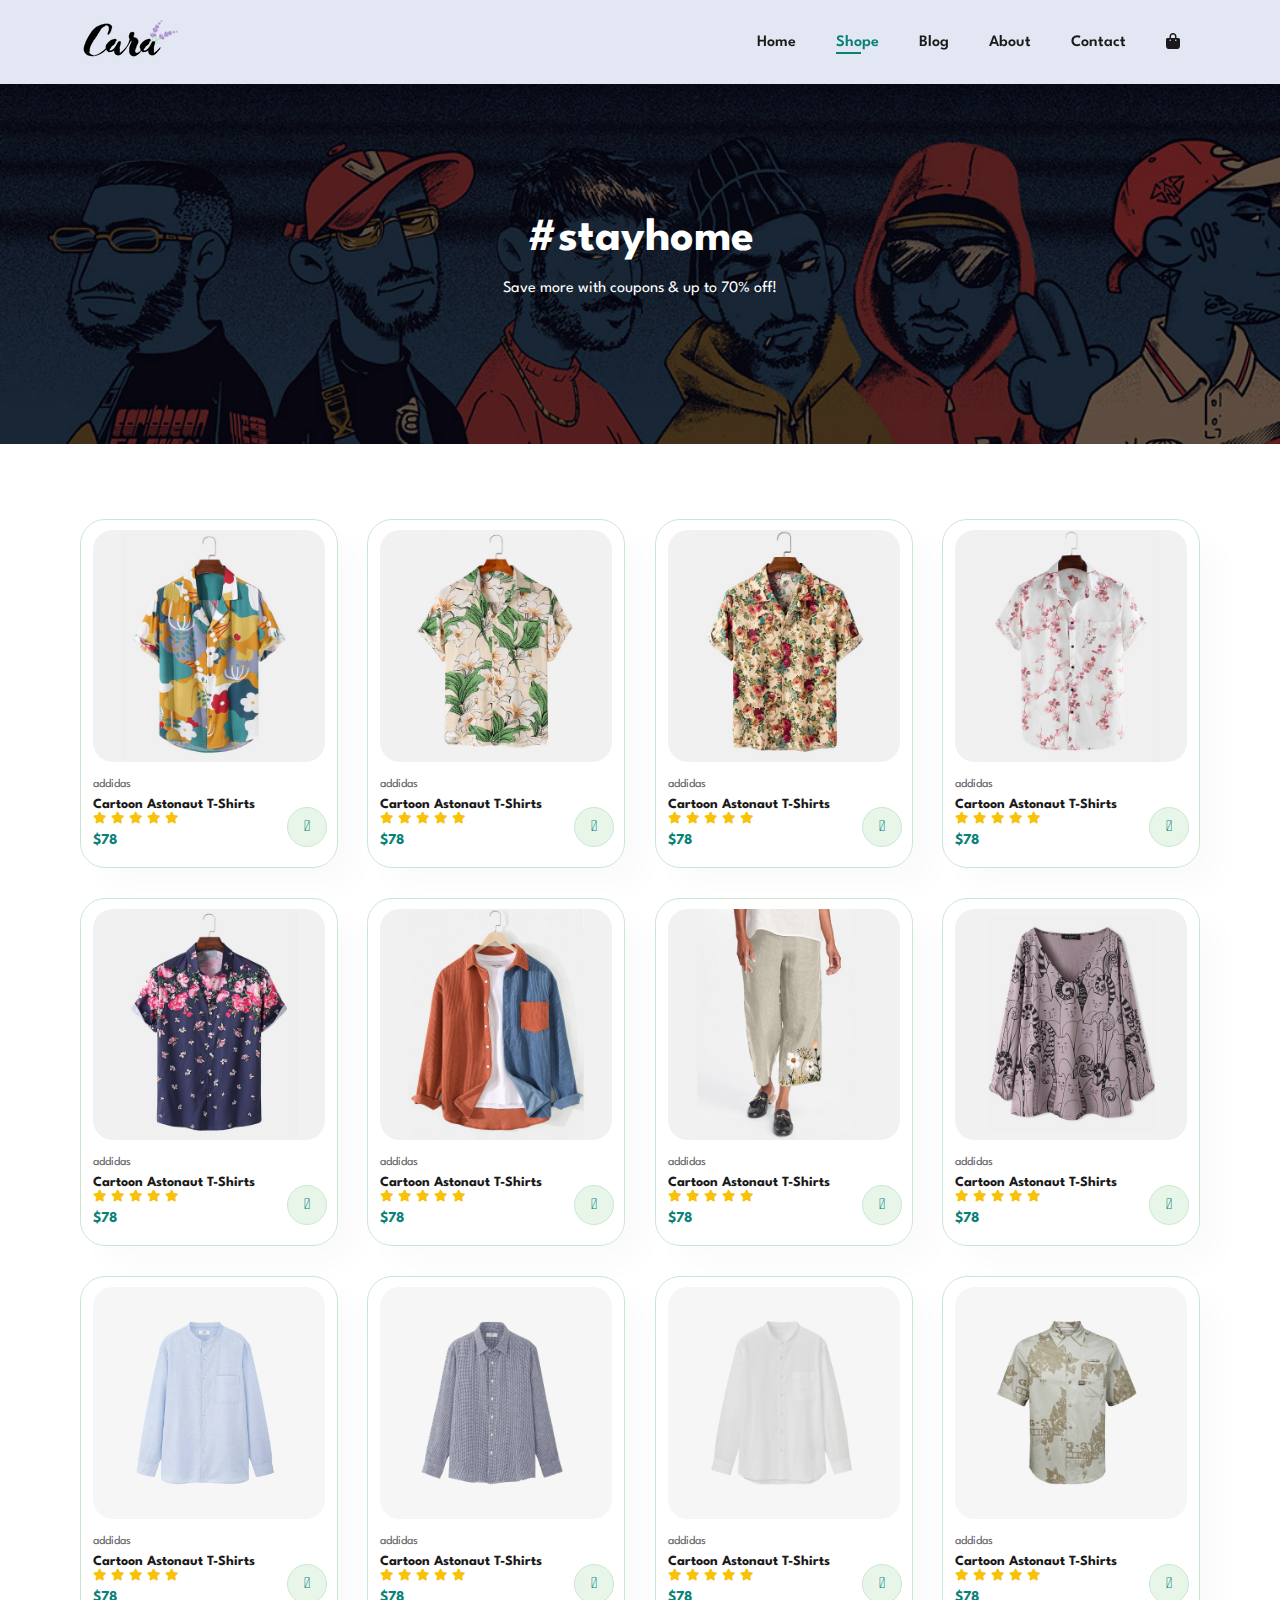
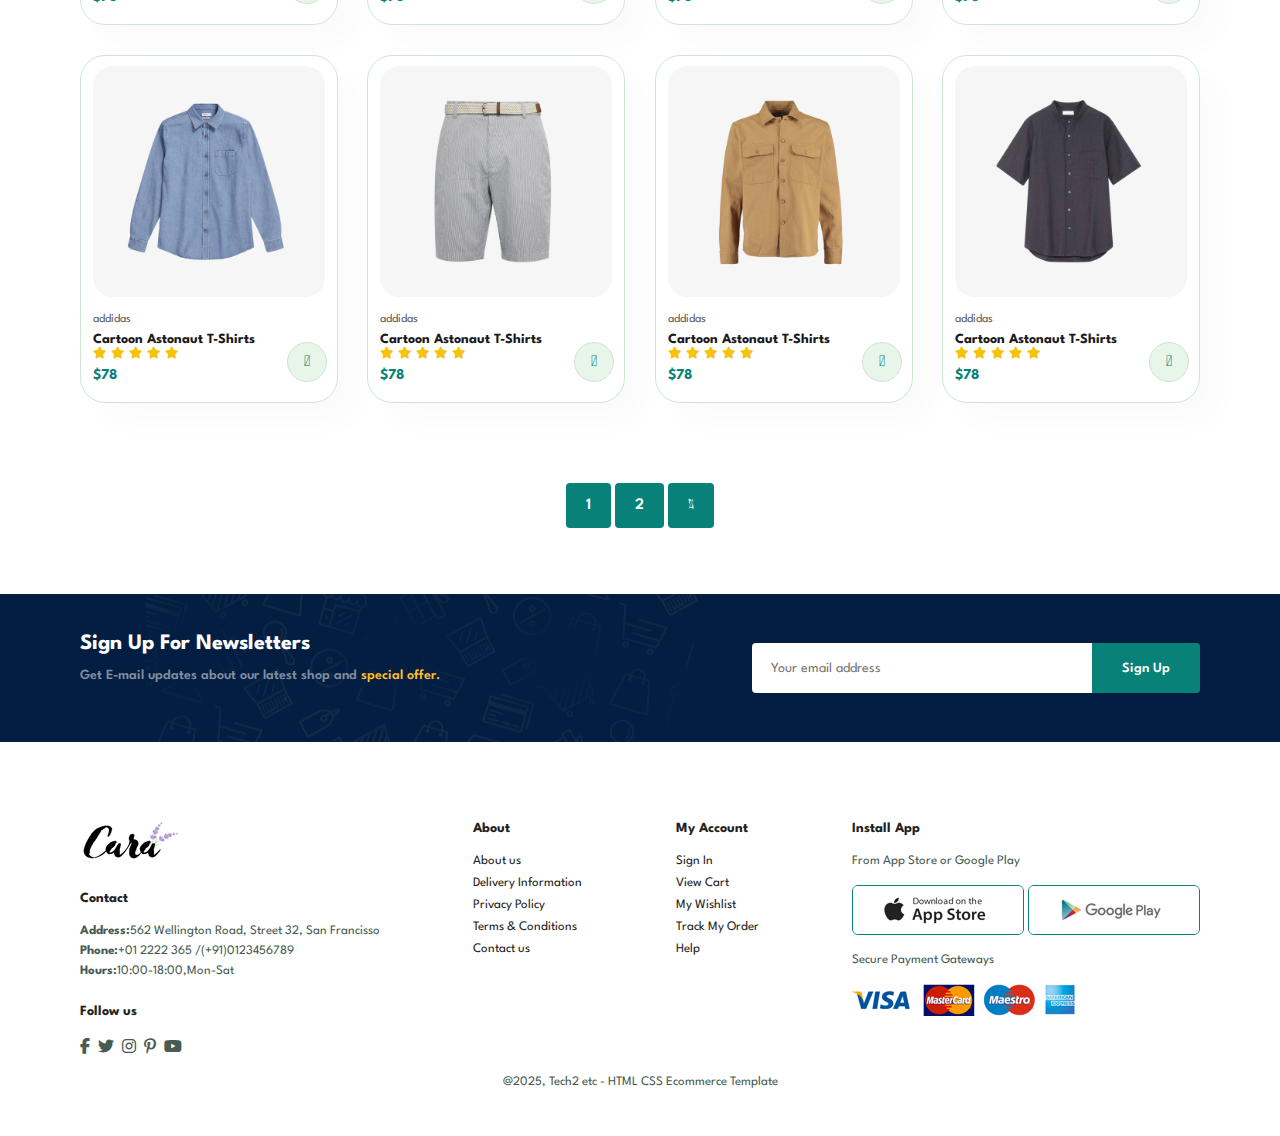
<file: shop.html>
<!DOCTYPE html>
<html lang="en">
  <head>
    <meta charset="UTF-8" />
    <meta http-equiv="X-UA-Compatible" content="IE=edge" />
    <meta name="viewport" content="width=device-width, initial-scale=1.0" />
    <title>Cara</title>
    <link
      rel="stylesheet"
      href="https://pro.fontawesome.com/releases/v5.10.0/css/all.css"
    />
    <link
      rel="stylesheet"
      href="https://cdnjs.cloudflare.com/ajax/libs/font-awesome/6.7.2/css/all.min.css"
    />
    <link rel="stylesheet" href="style.css" />
  </head>

  <body>
    <section class="header" id="header">
      <a href="#"><img src="img/logo.png" class="logo" alt="" ></a>

      <ul class="navbar" id="navbar">
        <li><a href="index.html">Home</a></li>
        <li><a class="active" href="shop.html">Shope</a></li>
        <li><a href="blog.html">Blog</a></li>
        <li><a href="about.html">About</a></li>
        <li><a href="contact.html">Contact</a></li>
        <li>
          <a href="cart.html"><i class="fa-solid fa-bag-shopping"></i></a>
        </li>
      </ul>
    </section>

    <section id="page-header">
      <h2>#stayhome</h2>
      <p>Save more with coupons & up to 70% off!</p>
    </section>

    <section id="product1" class="section-p1">
      <div class="pro-container">
        <div class="pro" onclick="window.location.href='sproduct.html';">
          <img src="img/products/f1.jpg" alt="">
          <div class="des">
            <span>addidas</span>
            <h5>Cartoon Astonaut T-Shirts</h5>
            <div class="star">
              <i class="fas fa-star"></i>
              <i class="fas fa-star"></i>
              <i class="fas fa-star"></i>
              <i class="fas fa-star"></i>
              <i class="fas fa-star"></i>
            </div>
            <h4>$78</h4>
          </div>
          <a href="#"><i class="fal fa-shopping-cart cart"></i></a>
        </div>
        <div class="pro">
          <img src="img/products/f2.jpg" alt="">
          <div class="des">
            <span>addidas</span>
            <h5>Cartoon Astonaut T-Shirts</h5>
            <div class="star">
              <i class="fas fa-star"></i>
              <i class="fas fa-star"></i>
              <i class="fas fa-star"></i>
              <i class="fas fa-star"></i>
              <i class="fas fa-star"></i>
            </div>
            <h4>$78</h4>
          </div>
          <a href="#"><i class="fal fa-shopping-cart cart"></i></a>
        </div>
        <div class="pro">
          <img src="img/products/f3.jpg" alt="">
          <div class="des">
            <span>addidas</span>
            <h5>Cartoon Astonaut T-Shirts</h5>
            <div class="star">
              <i class="fas fa-star"></i>
              <i class="fas fa-star"></i>
              <i class="fas fa-star"></i>
              <i class="fas fa-star"></i>
              <i class="fas fa-star"></i>
            </div>
            <h4>$78</h4>
          </div>
          <a href="#"><i class="fal fa-shopping-cart cart"></i></a>
        </div>
        <div class="pro">
          <img src="img/products/f4.jpg" alt="">
          <div class="des">
            <span>addidas</span>
            <h5>Cartoon Astonaut T-Shirts</h5>
            <div class="star">
              <i class="fas fa-star"></i>
              <i class="fas fa-star"></i>
              <i class="fas fa-star"></i>
              <i class="fas fa-star"></i>
              <i class="fas fa-star"></i>
            </div>
            <h4>$78</h4>
          </div>
          <a href="#"><i class="fal fa-shopping-cart cart"></i></a>
        </div>
        <div class="pro">
          <img src="img/products/f5.jpg" alt="">
          <div class="des">
            <span>addidas</span>
            <h5>Cartoon Astonaut T-Shirts</h5>
            <div class="star">
              <i class="fas fa-star"></i>
              <i class="fas fa-star"></i>
              <i class="fas fa-star"></i>
              <i class="fas fa-star"></i>
              <i class="fas fa-star"></i>
            </div>
            <h4>$78</h4>
          </div>
          <a href="#"><i class="fal fa-shopping-cart cart"></i></a>
        </div>
        <div class="pro">
          <img src="img/products/f6.jpg" alt="">
          <div class="des">
            <span>addidas</span>
            <h5>Cartoon Astonaut T-Shirts</h5>
            <div class="star">
              <i class="fas fa-star"></i>
              <i class="fas fa-star"></i>
              <i class="fas fa-star"></i>
              <i class="fas fa-star"></i>
              <i class="fas fa-star"></i>
            </div>
            <h4>$78</h4>
          </div>
          <a href="#"><i class="fal fa-shopping-cart cart"></i></a>
        </div>
        <div class="pro">
          <img src="img/products/f7.jpg" alt="">
          <div class="des">
            <span>addidas</span>
            <h5>Cartoon Astonaut T-Shirts</h5>
            <div class="star">
              <i class="fas fa-star"></i>
              <i class="fas fa-star"></i>
              <i class="fas fa-star"></i>
              <i class="fas fa-star"></i>
              <i class="fas fa-star"></i>
            </div>
            <h4>$78</h4>
          </div>
          <a href="#"><i class="fal fa-shopping-cart cart"></i></a>
        </div>
        <div class="pro">
          <img src="img/products/f8.jpg" alt="">
          <div class="des">
            <span>addidas</span>
            <h5>Cartoon Astonaut T-Shirts</h5>
            <div class="star">
              <i class="fas fa-star"></i>
              <i class="fas fa-star"></i>
              <i class="fas fa-star"></i>
              <i class="fas fa-star"></i>
              <i class="fas fa-star"></i>
            </div>
            <h4>$78</h4>
          </div>
          <a href="#"><i class="fal fa-shopping-cart cart"></i></a>
        </div>
        


        <div class="pro">
          <img src="img/products/n1.jpg" alt="">
          <div class="des">
            <span>addidas</span>
            <h5>Cartoon Astonaut T-Shirts</h5>
            <div class="star">
              <i class="fas fa-star"></i>
              <i class="fas fa-star"></i>
              <i class="fas fa-star"></i>
              <i class="fas fa-star"></i>
              <i class="fas fa-star"></i>
            </div>
            <h4>$78</h4>
          </div>
          <a href="#"><i class="fal fa-shopping-cart cart"></i></a>
        </div>
        <div class="pro">
          <img src="img/products/n2.jpg" alt="">
          <div class="des">
            <span>addidas</span>
            <h5>Cartoon Astonaut T-Shirts</h5>
            <div class="star">
              <i class="fas fa-star"></i>
              <i class="fas fa-star"></i>
              <i class="fas fa-star"></i>
              <i class="fas fa-star"></i>
              <i class="fas fa-star"></i>
            </div>
            <h4>$78</h4>
          </div>
          <a href="#"><i class="fal fa-shopping-cart cart"></i></a>
        </div>
        <div class="pro">
          <img src="img/products/n3.jpg" alt="">
          <div class="des">
            <span>addidas</span>
            <h5>Cartoon Astonaut T-Shirts</h5>
            <div class="star">
              <i class="fas fa-star"></i>
              <i class="fas fa-star"></i>
              <i class="fas fa-star"></i>
              <i class="fas fa-star"></i>
              <i class="fas fa-star"></i>
            </div>
            <h4>$78</h4>
          </div>
          <a href="#"><i class="fal fa-shopping-cart cart"></i></a>
        </div>
        <div class="pro">
          <img src="img/products/n4.jpg" alt="">
          <div class="des">
            <span>addidas</span>
            <h5>Cartoon Astonaut T-Shirts</h5>
            <div class="star">
              <i class="fas fa-star"></i>
              <i class="fas fa-star"></i>
              <i class="fas fa-star"></i>
              <i class="fas fa-star"></i>
              <i class="fas fa-star"></i>
            </div>
            <h4>$78</h4>
          </div>
          <a href="#"><i class="fal fa-shopping-cart cart"></i></a>
        </div>
        <div class="pro">
          <img src="img/products/n5.jpg" alt="">
          <div class="des">
            <span>addidas</span>
            <h5>Cartoon Astonaut T-Shirts</h5>
            <div class="star">
              <i class="fas fa-star"></i>
              <i class="fas fa-star"></i>
              <i class="fas fa-star"></i>
              <i class="fas fa-star"></i>
              <i class="fas fa-star"></i>
            </div>
            <h4>$78</h4>
          </div>
          <a href="#"><i class="fal fa-shopping-cart cart"></i></a>
        </div>
        <div class="pro">
          <img src="img/products/n6.jpg" alt="">
          <div class="des">
            <span>addidas</span>
            <h5>Cartoon Astonaut T-Shirts</h5>
            <div class="star">
              <i class="fas fa-star"></i>
              <i class="fas fa-star"></i>
              <i class="fas fa-star"></i>
              <i class="fas fa-star"></i>
              <i class="fas fa-star"></i>
            </div>
            <h4>$78</h4>
          </div>
          <a href="#"><i class="fal fa-shopping-cart cart"></i></a>
        </div>
        <div class="pro">
          <img src="img/products/n7.jpg" alt="">
          <div class="des">
            <span>addidas</span>
            <h5>Cartoon Astonaut T-Shirts</h5>
            <div class="star">
              <i class="fas fa-star"></i>
              <i class="fas fa-star"></i>
              <i class="fas fa-star"></i>
              <i class="fas fa-star"></i>
              <i class="fas fa-star"></i>
            </div>
            <h4>$78</h4>
          </div>
          <a href="#"><i class="fal fa-shopping-cart cart"></i></a>
        </div>
        <div class="pro">
          <img src="img/products/n8.jpg" alt="">
          <div class="des">
            <span>addidas</span>
            <h5>Cartoon Astonaut T-Shirts</h5>
            <div class="star">
              <i class="fas fa-star"></i>
              <i class="fas fa-star"></i>
              <i class="fas fa-star"></i>
              <i class="fas fa-star"></i>
              <i class="fas fa-star"></i>
            </div>
            <h4>$78</h4>
          </div>
          <a href="#"><i class="fal fa-shopping-cart cart"></i></a>
        </div>
        
      </div>
    </section>

    <section id="pagination" class="section-p1">
      <a href="#">1</a>
      <a href="#">2</a>
      <a href="#"><i class="fal fa-long-arrow-alt-right"></i></a>
    </section>

    <section id="newsletter" class="section-p1 section-m1">
      <div class="newstext">
        <h4>Sign Up For Newsletters</h4>
        <p>Get E-mail updates about our latest shop and <span>special offer.</span></p>
      </div>
      <div class="form">
        <input type="text" placeholder="Your email address">
        <button class="normal">Sign Up</button>
      </div>
    </section>

    <footer class="section-p1">
      <div class="col">
        <img class="logo" src="img/logo.png" alt="logoimage">
        <h4>Contact</h4>
        <p><strong>Address:</strong>562 Wellington Road, Street 32, San Francisso</p>
        <p><strong>Phone:</strong>+01 2222 365 /(+91)0123456789</p>
        <p><strong>Hours:</strong>10:00-18:00,Mon-Sat</p>
        <div class="follow">
          <h4>Follow us</h4>
          <div class="icon">
            <i class="fab fa-facebook-f"></i>
            <i class="fab fa-twitter"></i>
            <i class="fab fa-instagram"></i>
            <i class="fab fa-pinterest-p"></i>
            <i class="fab fa-youtube"></i>
          </div>
        </div>
      </div>

      <div class="col">
        <h4>About</h4>
        <a href="#">About us</a>
        <a href="#">Delivery Information</a>
        <a href="#">Privacy Policy</a>
        <a href="#">Terms & Conditions</a>
        <a href="#">Contact us</a>
      </div>

      <div class="col">
        <h4>My Account</h4>
        <a href="#">Sign In</a>
        <a href="#">View Cart</a>
        <a href="#">My Wishlist</a>
        <a href="#">Track My Order</a>
        <a href="#">Help</a>
      </div>

      <div class="col install">
        <h4>Install App</h4>
        <p>From App Store or Google Play</p>
        <div class="row">
          <img src="img/pay/app.jpg" alt="">
          <img src="img/pay/play.jpg" alt="">
        </div>
        <p>Secure Payment Gateways</p>
        <img src="img/pay/pay.png" alt="">
      </div>

      <div class="copyright">
        <p>@2025, Tech2 etc - HTML CSS Ecommerce Template</p>
      </div>
      
    </footer>
    
    <script src="script.js"></script>
  </body>
</html>
</file>
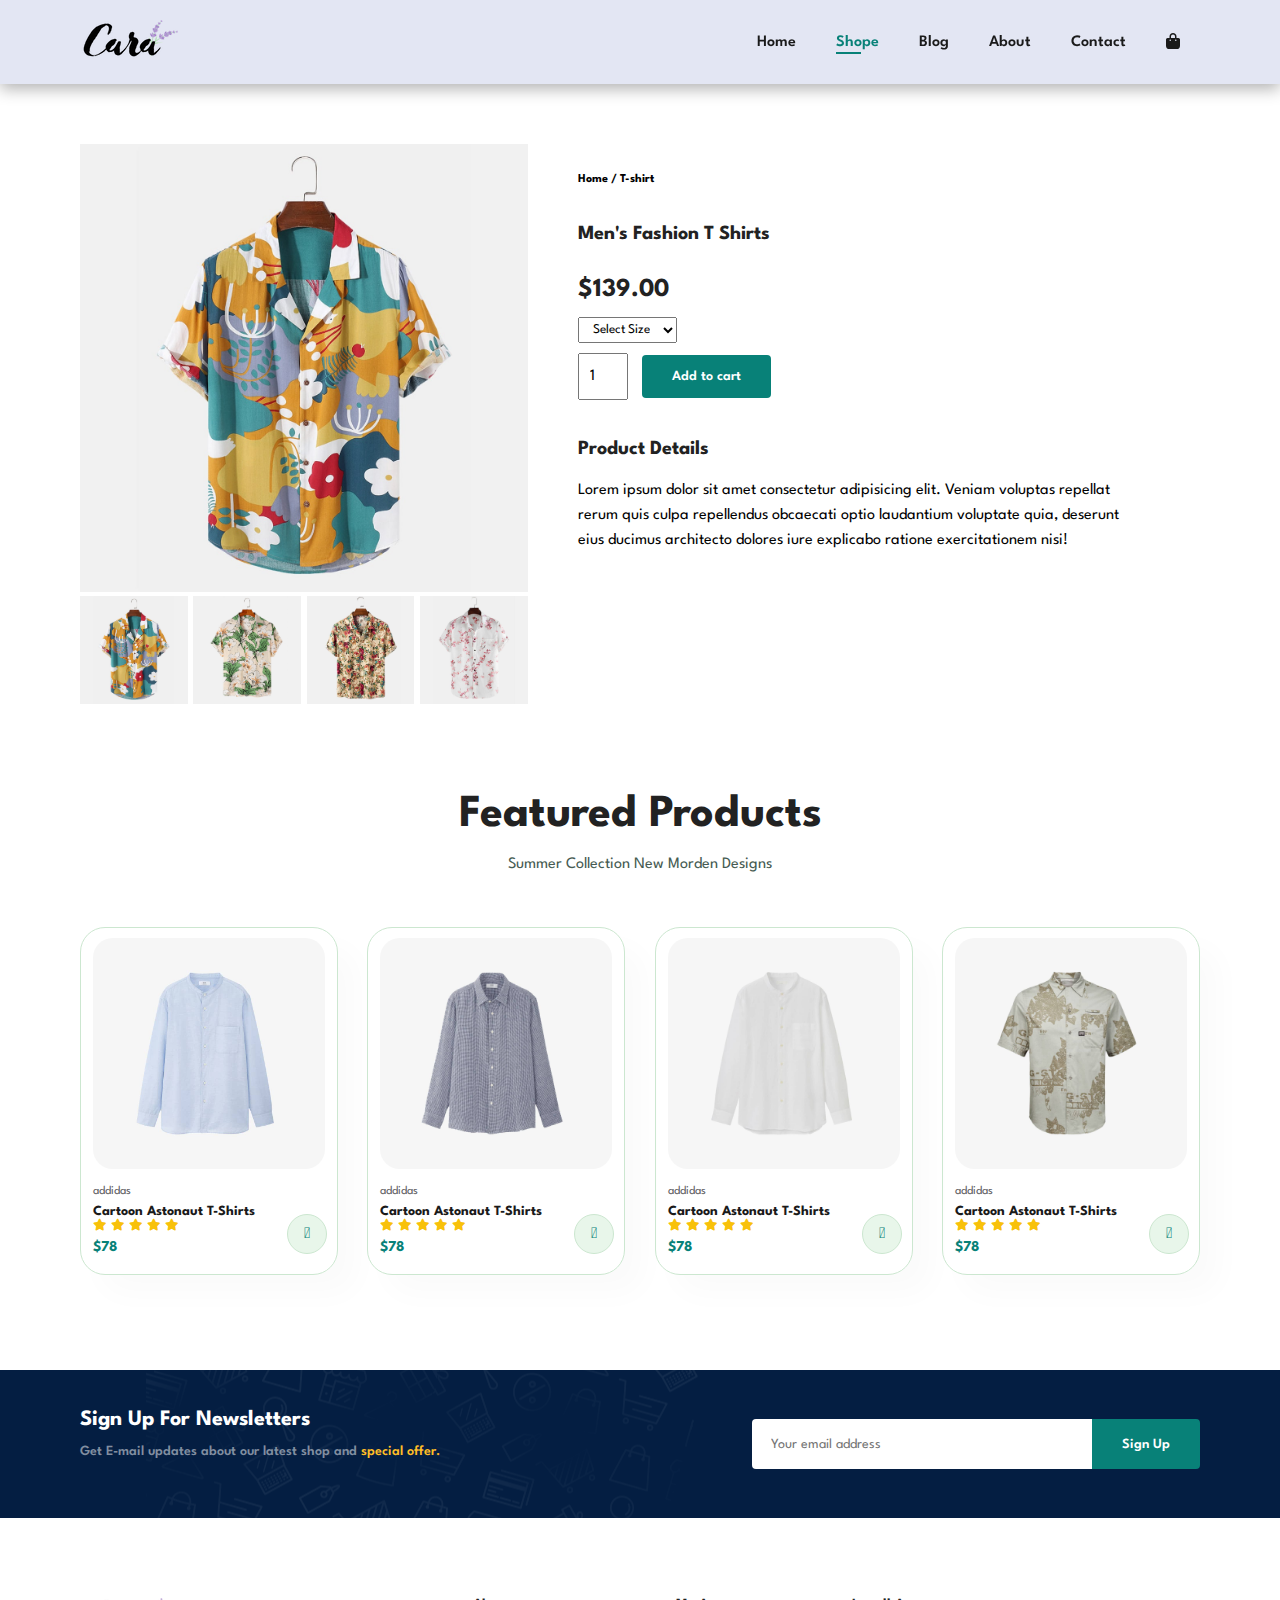
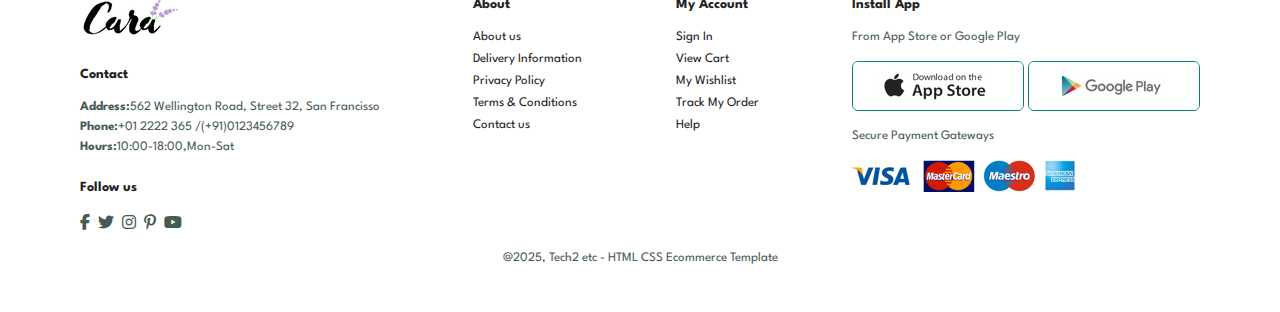
<file: sproduct.html>
<!DOCTYPE html>
<html lang="en">
  <head>
    <meta charset="UTF-8" />
    <meta http-equiv="X-UA-Compatible" content="IE=edge" />
    <meta name="viewport" content="width=device-width, initial-scale=1.0" />
    <title>Cara</title>
    <link
      rel="stylesheet"
      href="https://pro.fontawesome.com/releases/v5.10.0/css/all.css"
    />
    <link
      rel="stylesheet"
      href="https://cdnjs.cloudflare.com/ajax/libs/font-awesome/6.7.2/css/all.min.css"
    />
    <link rel="stylesheet" href="style.css" />
  </head>

  <body>
    <section class="header" id="header">
      <a href="#"><img src="img/logo.png" class="logo" alt="" /></a>

      <ul class="navbar" id="navbar">
        <li><a href="index.html">Home</a></li>
        <li><a class="active" href="shop.html">Shope</a></li>
        <li><a href="blog.html">Blog</a></li>
        <li><a href="about.html">About</a></li>
        <li><a href="contact.html">Contact</a></li>
        <li>
          <a href="cart.html"><i class="fa-solid fa-bag-shopping"></i></a>
        </li>
      </ul>
    </section>

    <section id="prodetails" class="section-p1">
      <div class="single-pro-image">
        <img src="img/products/f1.jpg" width="100%" id="MainImg" alt="" />

        <div class="small-img-group">
          <div class="small-img-col">
            <img
              src="img/products/f1.jpg"
              width="100%"
              class="small-img"
              alt=""
            />
          </div>

          <div class="small-img-col">
            <img
              src="img/products/f2.jpg"
              width="100%"
              class="small-img"
              alt=""
            />
          </div>

          <div class="small-img-col">
            <img
              src="img/products/f3.jpg"
              width="100%"
              class="small-img"
              alt=""
            />
          </div>

          <div class="small-img-col">
            <img
              src="img/products/f4.jpg"
              width="100%"
              class="small-img"
              alt=""
            />
          </div>
        </div>
      </div>

      <div class="single-pro-details">
        <h6>Home / T-shirt</h6>
        <h4>Men's Fashion T Shirts</h4>
        <h2>$139.00</h2>
        <select>
          <option>Select Size</option>
          <option>XL</option>
          <option>XXl</option>
          <option>Samll</option>
          <option>Large</option>
        </select>
        <input type="number" value="1" />
        <button class="normal">Add to cart</button>
        <h4>Product Details</h4>
        <span
          >Lorem ipsum dolor sit amet consectetur adipisicing elit. Veniam
          voluptas repellat rerum quis culpa repellendus obcaecati optio
          laudantium voluptate quia, deserunt eius ducimus architecto dolores
          iure explicabo ratione exercitationem nisi!</span
        >
      </div>
    </section>

    <section id="product1" class="section-p1">
        <h2>Featured Products</h2>
        <p>Summer Collection New Morden Designs</p>
        <div class="pro-container">
          <div class="pro">
            <img src="img/products/n1.jpg" alt="">
            <div class="des">
              <span>addidas</span>
              <h5>Cartoon Astonaut T-Shirts</h5>
              <div class="star">
                <i class="fas fa-star"></i>
                <i class="fas fa-star"></i>
                <i class="fas fa-star"></i>
                <i class="fas fa-star"></i>
                <i class="fas fa-star"></i>
              </div>
              <h4>$78</h4>
            </div>
            <a href="#"><i class="fal fa-shopping-cart cart"></i></a>
          </div>
          <div class="pro">
            <img src="img/products/n2.jpg" alt="">
            <div class="des">
              <span>addidas</span>
              <h5>Cartoon Astonaut T-Shirts</h5>
              <div class="star">
                <i class="fas fa-star"></i>
                <i class="fas fa-star"></i>
                <i class="fas fa-star"></i>
                <i class="fas fa-star"></i>
                <i class="fas fa-star"></i>
              </div>
              <h4>$78</h4>
            </div>
            <a href="#"><i class="fal fa-shopping-cart cart"></i></a>
          </div>
          <div class="pro">
            <img src="img/products/n3.jpg" alt="">
            <div class="des">
              <span>addidas</span>
              <h5>Cartoon Astonaut T-Shirts</h5>
              <div class="star">
                <i class="fas fa-star"></i>
                <i class="fas fa-star"></i>
                <i class="fas fa-star"></i>
                <i class="fas fa-star"></i>
                <i class="fas fa-star"></i>
              </div>
              <h4>$78</h4>
            </div>
            <a href="#"><i class="fal fa-shopping-cart cart"></i></a>
          </div>
          <div class="pro">
            <img src="img/products/n4.jpg" alt="">
            <div class="des">
              <span>addidas</span>
              <h5>Cartoon Astonaut T-Shirts</h5>
              <div class="star">
                <i class="fas fa-star"></i>
                <i class="fas fa-star"></i>
                <i class="fas fa-star"></i>
                <i class="fas fa-star"></i>
                <i class="fas fa-star"></i>
              </div>
              <h4>$78</h4>
            </div>
            <a href="#"><i class="fal fa-shopping-cart cart"></i></a>
          </div>
          
        </div>
      </section>
  

    <section id="newsletter" class="section-p1 section-m1">
      <div class="newstext">
        <h4>Sign Up For Newsletters</h4>
        <p>
          Get E-mail updates about our latest shop and
          <span>special offer.</span>
        </p>
      </div>
      <div class="form">
        <input type="text" placeholder="Your email address" />
        <button class="normal">Sign Up</button>
      </div>
    </section>

    <footer class="section-p1">
      <div class="col">
        <img class="logo" src="img/logo.png" alt="logoimage" />
        <h4>Contact</h4>
        <p>
          <strong>Address:</strong>562 Wellington Road, Street 32, San Francisso
        </p>
        <p><strong>Phone:</strong>+01 2222 365 /(+91)0123456789</p>
        <p><strong>Hours:</strong>10:00-18:00,Mon-Sat</p>
        <div class="follow">
          <h4>Follow us</h4>
          <div class="icon">
            <i class="fab fa-facebook-f"></i>
            <i class="fab fa-twitter"></i>
            <i class="fab fa-instagram"></i>
            <i class="fab fa-pinterest-p"></i>
            <i class="fab fa-youtube"></i>
          </div>
        </div>
      </div>

      <div class="col">
        <h4>About</h4>
        <a href="#">About us</a>
        <a href="#">Delivery Information</a>
        <a href="#">Privacy Policy</a>
        <a href="#">Terms & Conditions</a>
        <a href="#">Contact us</a>
      </div>

      <div class="col">
        <h4>My Account</h4>
        <a href="#">Sign In</a>
        <a href="#">View Cart</a>
        <a href="#">My Wishlist</a>
        <a href="#">Track My Order</a>
        <a href="#">Help</a>
      </div>

      <div class="col install">
        <h4>Install App</h4>
        <p>From App Store or Google Play</p>
        <div class="row">
          <img src="img/pay/app.jpg" alt="" />
          <img src="img/pay/play.jpg" alt="" />
        </div>
        <p>Secure Payment Gateways</p>
        <img src="img/pay/pay.png" alt="" />
      </div>

      <div class="copyright">
        <p>@2025, Tech2 etc - HTML CSS Ecommerce Template</p>
      </div>
    </footer>

<!-- 
    <script>
      var MainImg = document.getElementById("MainImg");
      var smallimg = document.getElementsByClassName("small-img");

      smallimg[0].onclick = function(){
        MainImg.src = smallimg[0].src;
      }

      smallimg[1].onclick = function(){
        MainImg.src = smallimg[1].src;
      }

      smallimg[2].onclick = function(){
        MainImg.src = smallimg[2].src;
      }

      smallimg[3].onclick = function(){
        MainImg.src = smallimg[3].src;
      }
    </script> -->

    <script src="script.js"></script>
  </body>
</html>
</file>
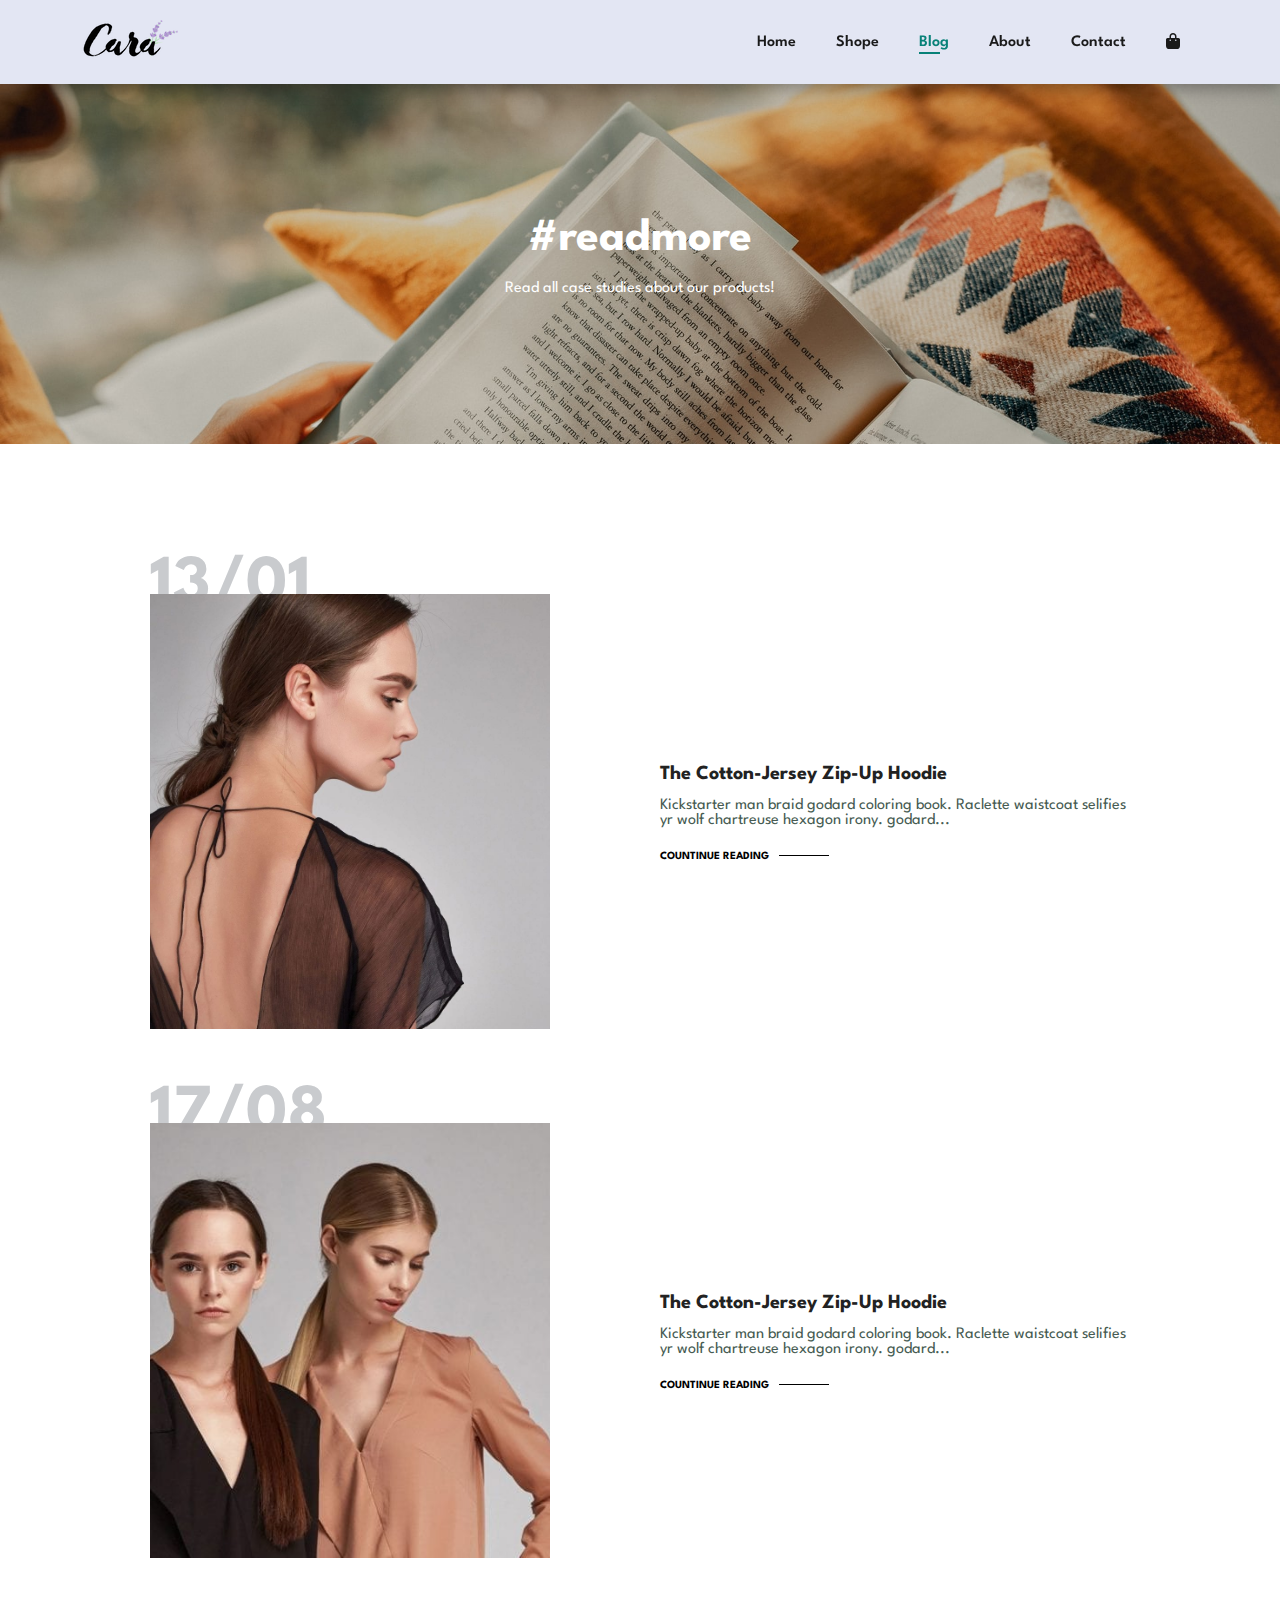
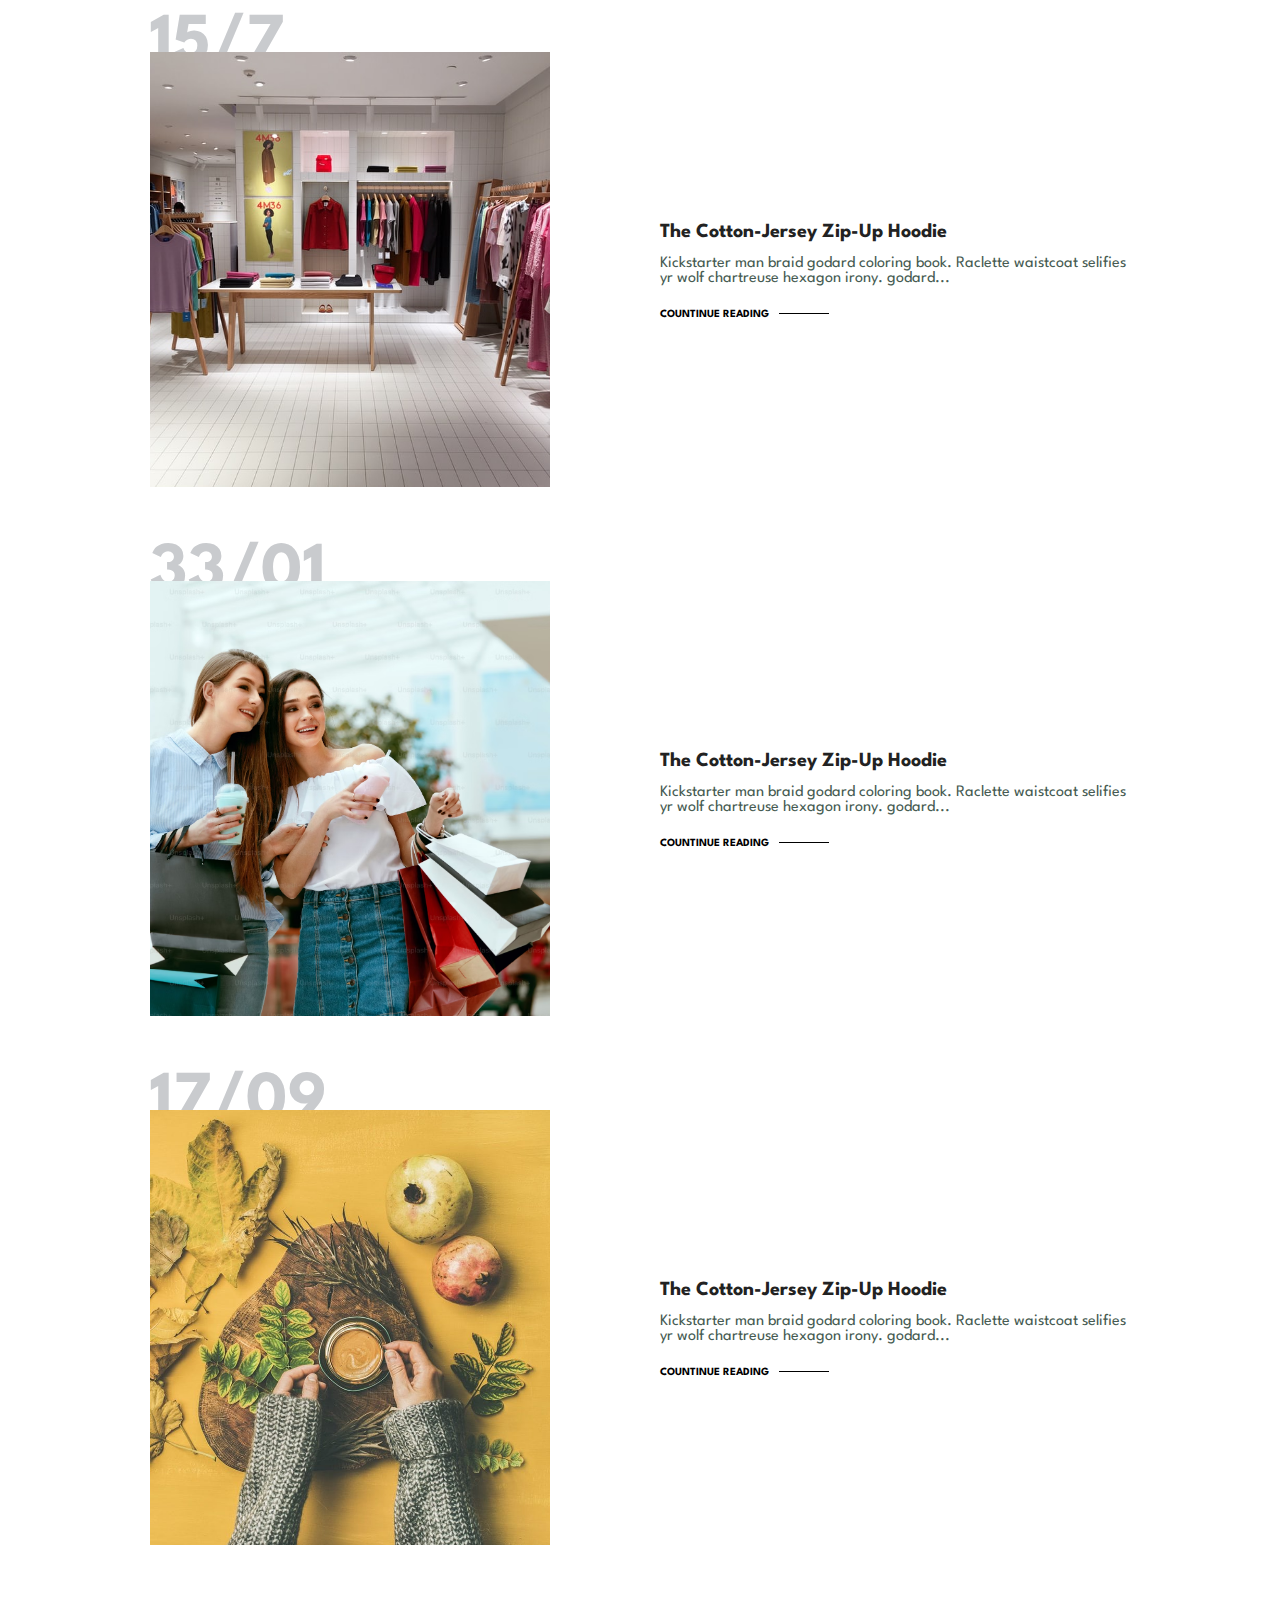
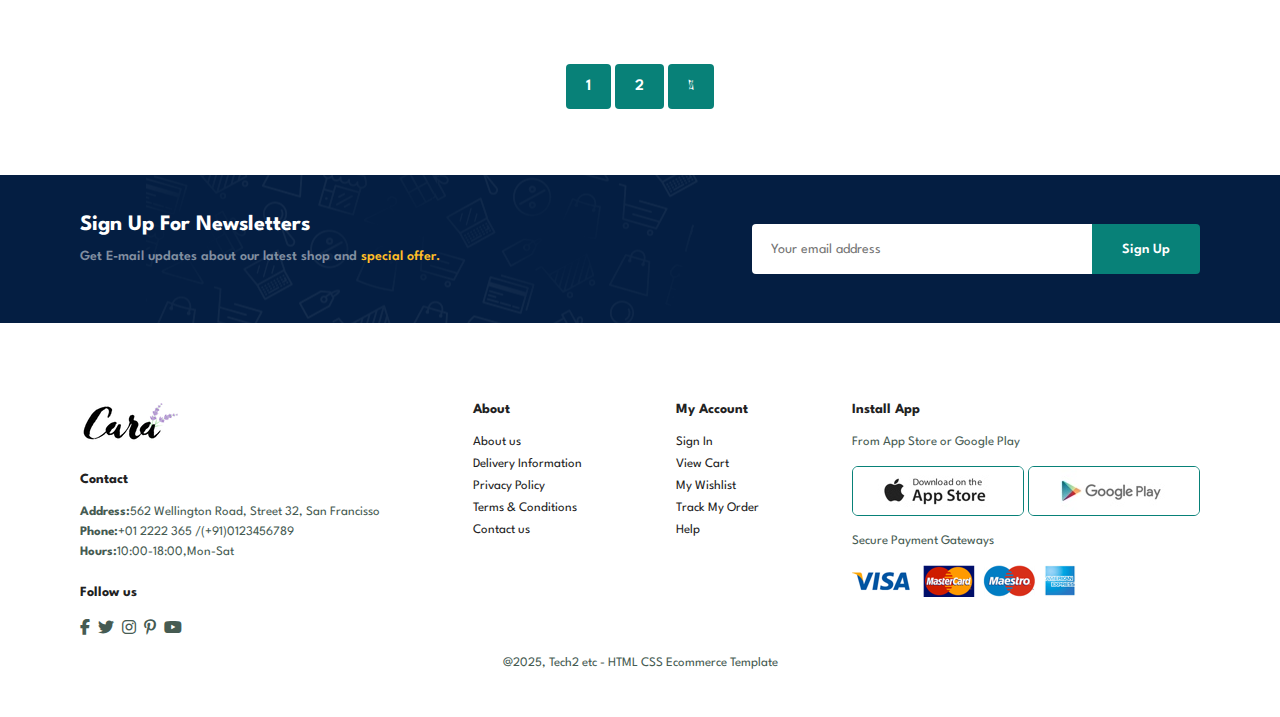
<file: Build-and-Deploy-Ecommerce-Website-main/blog.html>
<!DOCTYPE html>
<html lang="en">
  <head>
    <meta charset="UTF-8" />
    <meta http-equiv="X-UA-Compatible" content="IE=edge" />
    <meta name="viewport" content="width=device-width, initial-scale=1.0" />
    <title>Ecommerce Website</title>
    <link
      rel="stylesheet"
      href="https://pro.fontawesome.com/releases/v5.10.0/css/all.css"
    />
    <link
      rel="stylesheet"
      href="https://cdnjs.cloudflare.com/ajax/libs/font-awesome/6.7.2/css/all.min.css"
    />
    <link rel="stylesheet" href="style.css" />
  </head>

  <body>
    <section class="header" id="header">
      <a href="#"><img src="img/logo.png" class="logo" alt="" ></a>

      <ul class="navbar" id="navbar">
        <li><a href="index.html">Home</a></li>
        <li><a href="shop.html">Shope</a></li>
        <li><a class="active" href="blog.html">Blog</a></li>
        <li><a href="about.html">About</a></li>
        <li><a href="contact.html">Contact</a></li>
        <li>
          <a href="cart.html"><i class="fa-solid fa-bag-shopping"></i></a>
        </li>
      </ul>
    </section>

    <section id="page-header" class="blog-header">
      <h2>#readmore</h2>
      <p>Read all case studies about our products!</p>
    </section>

    <section id="blog">
      <div class="blog-box">
        <div class="blog-img">
          <img src="img/blog/b1.jpg" alt="">
        </div>
        <div class="blog-details">
          <h4>The Cotton-Jersey Zip-Up Hoodie</h4>
          <p>Kickstarter man braid godard coloring book. Raclette waistcoat selifies yr wolf chartreuse hexagon irony. godard...</p>
          <a href="#">COUNTINUE READING</a>
        </div>
        <h1>13/01</h1>
      </div>
      <div class="blog-box">
        <div class="blog-img">
          <img src="img/blog/b2.jpg" alt="">
        </div>
        <div class="blog-details">
          <h4>The Cotton-Jersey Zip-Up Hoodie</h4>
          <p>Kickstarter man braid godard coloring book. Raclette waistcoat selifies yr wolf chartreuse hexagon irony. godard...</p>
          <a href="#">COUNTINUE READING</a>
        </div>
        <h1>17/08</h1>
      </div>
      <div class="blog-box">
        <div class="blog-img">
          <img src="img/blog/b3.jpg" alt="">
        </div>
        <div class="blog-details">
          <h4>The Cotton-Jersey Zip-Up Hoodie</h4>
          <p>Kickstarter man braid godard coloring book. Raclette waistcoat selifies yr wolf chartreuse hexagon irony. godard...</p>
          <a href="#">COUNTINUE READING</a>
        </div>
        <h1>15/7</h1>
      </div>
      <div class="blog-box">
        <div class="blog-img">
          <img src="img/blog/b10.jpg" alt="">
        </div>
        <div class="blog-details">
          <h4>The Cotton-Jersey Zip-Up Hoodie</h4>
          <p>Kickstarter man braid godard coloring book. Raclette waistcoat selifies yr wolf chartreuse hexagon irony. godard...</p>
          <a href="#">COUNTINUE READING</a>
        </div>
        <h1>33/01</h1>
      </div>
      <div class="blog-box">
        <div class="blog-img">
          <img src="img/blog/b6.jpg" alt="">
        </div>
        <div class="blog-details">
          <h4>The Cotton-Jersey Zip-Up Hoodie</h4>
          <p>Kickstarter man braid godard coloring book. Raclette waistcoat selifies yr wolf chartreuse hexagon irony. godard...</p>
          <a href="#">COUNTINUE READING</a>
        </div>
        <h1>17/09</h1>
      </div>
    </section>

    <section id="pagination" class="section-p1">
      <a href="#">1</a>
      <a href="#">2</a>
      <a href="#"><i class="fal fa-long-arrow-alt-right"></i></a>
    </section>

    <section id="newsletter" class="section-p1 section-m1">
      <div class="newstext">
        <h4>Sign Up For Newsletters</h4>
        <p>Get E-mail updates about our latest shop and <span>special offer.</span></p>
      </div>
      <div class="form">
        <input type="text" placeholder="Your email address">
        <button class="normal">Sign Up</button>
      </div>
    </section>

    <footer class="section-p1">
      <div class="col">
        <img class="logo" src="img/logo.png" alt="logoimage">
        <h4>Contact</h4>
        <p><strong>Address:</strong>562 Wellington Road, Street 32, San Francisso</p>
        <p><strong>Phone:</strong>+01 2222 365 /(+91)0123456789</p>
        <p><strong>Hours:</strong>10:00-18:00,Mon-Sat</p>
        <div class="follow">
          <h4>Follow us</h4>
          <div class="icon">
            <i class="fab fa-facebook-f"></i>
            <i class="fab fa-twitter"></i>
            <i class="fab fa-instagram"></i>
            <i class="fab fa-pinterest-p"></i>
            <i class="fab fa-youtube"></i>
          </div>
        </div>
      </div>

      <div class="col">
        <h4>About</h4>
        <a href="#">About us</a>
        <a href="#">Delivery Information</a>
        <a href="#">Privacy Policy</a>
        <a href="#">Terms & Conditions</a>
        <a href="#">Contact us</a>
      </div>

      <div class="col">
        <h4>My Account</h4>
        <a href="#">Sign In</a>
        <a href="#">View Cart</a>
        <a href="#">My Wishlist</a>
        <a href="#">Track My Order</a>
        <a href="#">Help</a>
      </div>

      <div class="col install">
        <h4>Install App</h4>
        <p>From App Store or Google Play</p>
        <div class="row">
          <img src="img/pay/app.jpg" alt="">
          <img src="img/pay/play.jpg" alt="">
        </div>
        <p>Secure Payment Gateways</p>
        <img src="img/pay/pay.png" alt="">
      </div>

      <div class="copyright">
        <p>@2025, Tech2 etc - HTML CSS Ecommerce Template</p>
      </div>
      
    </footer>
    
    <script src="script.js"></script>
  </body>
</html>
</file>
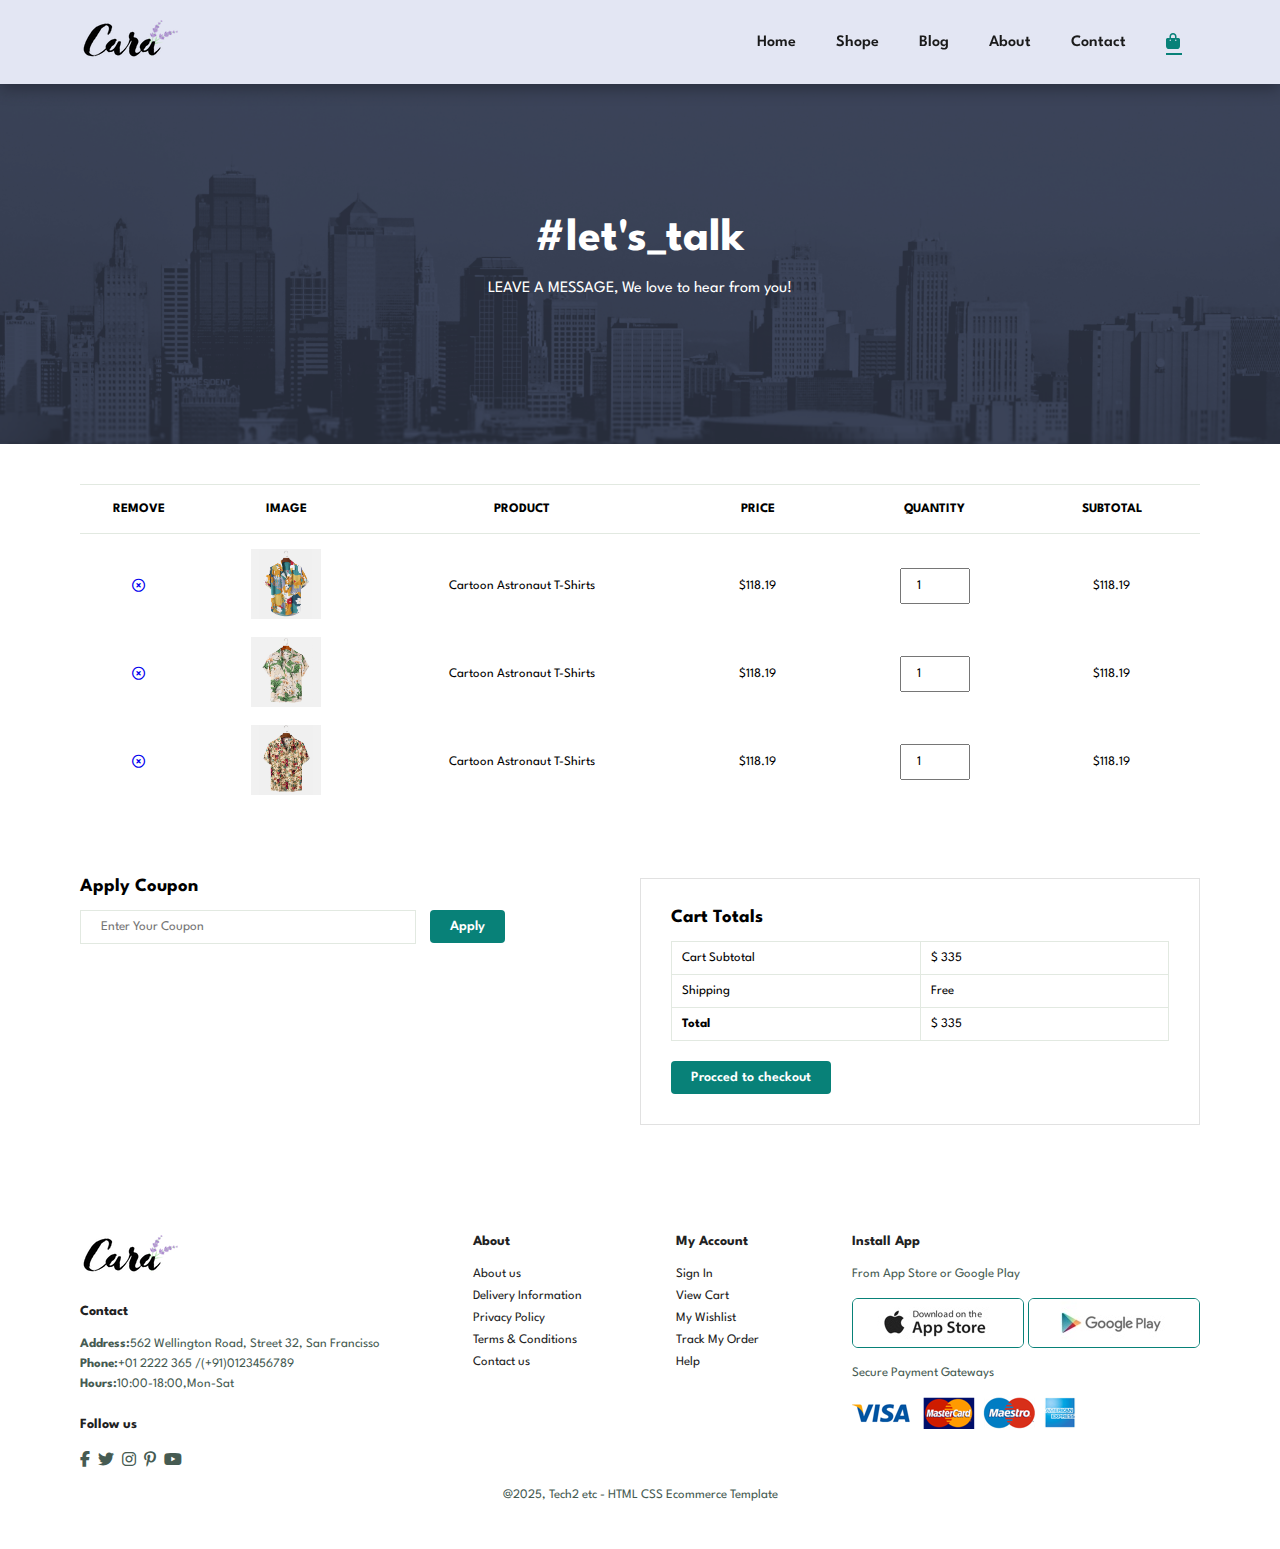
<file: Build-and-Deploy-Ecommerce-Website-main/cart.html>
<!DOCTYPE html>
<html lang="en">
  <head>
    <meta charset="UTF-8" />
    <meta http-equiv="X-UA-Compatible" content="IE=edge" />
    <meta name="viewport" content="width=device-width, initial-scale=1.0" />
    <title>Tech2etc Ecommerce Tutorial</title>
    <link
      rel="stylesheet"
      href="https://pro.fontawesome.com/releases/v5.10.0/css/all.css"
    />
    <link
      rel="stylesheet"
      href="https://cdnjs.cloudflare.com/ajax/libs/font-awesome/6.7.2/css/all.min.css"
    />
    <link rel="stylesheet" href="style.css" />
  </head>

  <body>
    <section class="header" id="header">
      <a href="#"><img src="img/logo.png" class="logo" alt="" /></a>

      <ul class="navbar" id="navbar">
        <li><a href="index.html">Home</a></li>
        <li><a href="shop.html">Shope</a></li>
        <li><a href="blog.html">Blog</a></li>
        <li><a href="about.html">About</a></li>
        <li><a href="contact.html">Contact</a></li>
        <li>
          <a class="active" href="cart.html"
            ><i class="fa-solid fa-bag-shopping"></i
          ></a>
        </li>
      </ul>
    </section>

    <section id="page-header" class="about-header">
      <h2>#let's_talk</h2>
      <p>LEAVE A MESSAGE, We love to hear from you!</p>
    </section>

    <section id="cart" class="section-p1">
      <table width="100%">
        <thead>
          <tr>
            <td>Remove</td>
            <td>Image</td>
            <td>Product</td>
            <td>Price</td>
            <td>Quantity</td>
            <td>Subtotal</td>
          </tr>
        </thead>
        <tbody>
            <tr>
                <td><a href="#"><i class="far fa-times-circle"></i></a></td>
                <td><img src="img/products/f1.jpg" alt=""></td>
                <td>Cartoon Astronaut T-Shirts</td>
                <td>$118.19</td>
                <td><input type="number" value="1"></td>
                <td>$118.19</td>
            </tr>
            <tr>
                <td><a href="#"><i class="far fa-times-circle"></i></a></td>
                <td><img src="img/products/f2.jpg" alt=""></td>
                <td>Cartoon Astronaut T-Shirts</td>
                <td>$118.19</td>
                <td><input type="number" value="1"></td>
                <td>$118.19</td>
            </tr>
            <tr>
                <td><a href="#"><i class="far fa-times-circle"></i></a></td>
                <td><img src="img/products/f3.jpg" alt=""></td>
                <td>Cartoon Astronaut T-Shirts</td>
                <td>$118.19</td>
                <td><input type="number" value="1"></td>
                <td>$118.19</td>
            </tr>
        </tbody>
      </table>
    </section>

    <section id="cart-add" class="section-p1">
        <div id="coupon">
            <h3>Apply Coupon</h3>
            <div>
                <input type="text" placeholder="Enter Your Coupon">
                <button class="normal">Apply</button>
            </div>
        </div>

        <div id="subtotal">
            <h3>Cart Totals</h3>
            <table>
                <tr>
                    <td>Cart Subtotal</td>
                    <td>$ 335</td>
                </tr>
                <tr>
                    <td>Shipping</td>
                    <td>Free</td>
                </tr>
                <tr>
                    <td><strong>Total</strong></td>
                    <td>$ 335</td>
                </tr>
            </table>
            <button class="normal">Procced to checkout</button>
        </div>
    </section>

    <footer class="section-p1">
      <div class="col">
        <img class="logo" src="img/logo.png" alt="logoimage" />
        <h4>Contact</h4>
        <p>
          <strong>Address:</strong>562 Wellington Road, Street 32, San Francisso
        </p>
        <p><strong>Phone:</strong>+01 2222 365 /(+91)0123456789</p>
        <p><strong>Hours:</strong>10:00-18:00,Mon-Sat</p>
        <div class="follow">
          <h4>Follow us</h4>
          <div class="icon">
            <i class="fab fa-facebook-f"></i>
            <i class="fab fa-twitter"></i>
            <i class="fab fa-instagram"></i>
            <i class="fab fa-pinterest-p"></i>
            <i class="fab fa-youtube"></i>
          </div>
        </div>
      </div>

      <div class="col">
        <h4>About</h4>
        <a href="#">About us</a>
        <a href="#">Delivery Information</a>
        <a href="#">Privacy Policy</a>
        <a href="#">Terms & Conditions</a>
        <a href="#">Contact us</a>
      </div>

      <div class="col">
        <h4>My Account</h4>
        <a href="#">Sign In</a>
        <a href="#">View Cart</a>
        <a href="#">My Wishlist</a>
        <a href="#">Track My Order</a>
        <a href="#">Help</a>
      </div>

      <div class="col install">
        <h4>Install App</h4>
        <p>From App Store or Google Play</p>
        <div class="row">
          <img src="img/pay/app.jpg" alt="" />
          <img src="img/pay/play.jpg" alt="" />
        </div>
        <p>Secure Payment Gateways</p>
        <img src="img/pay/pay.png" alt="" />
      </div>

      <div class="copyright">
        <p>@2025, Tech2 etc - HTML CSS Ecommerce Template</p>
      </div>
    </footer>

    <script src="script.js"></script>
  </body>
</html>
</file>
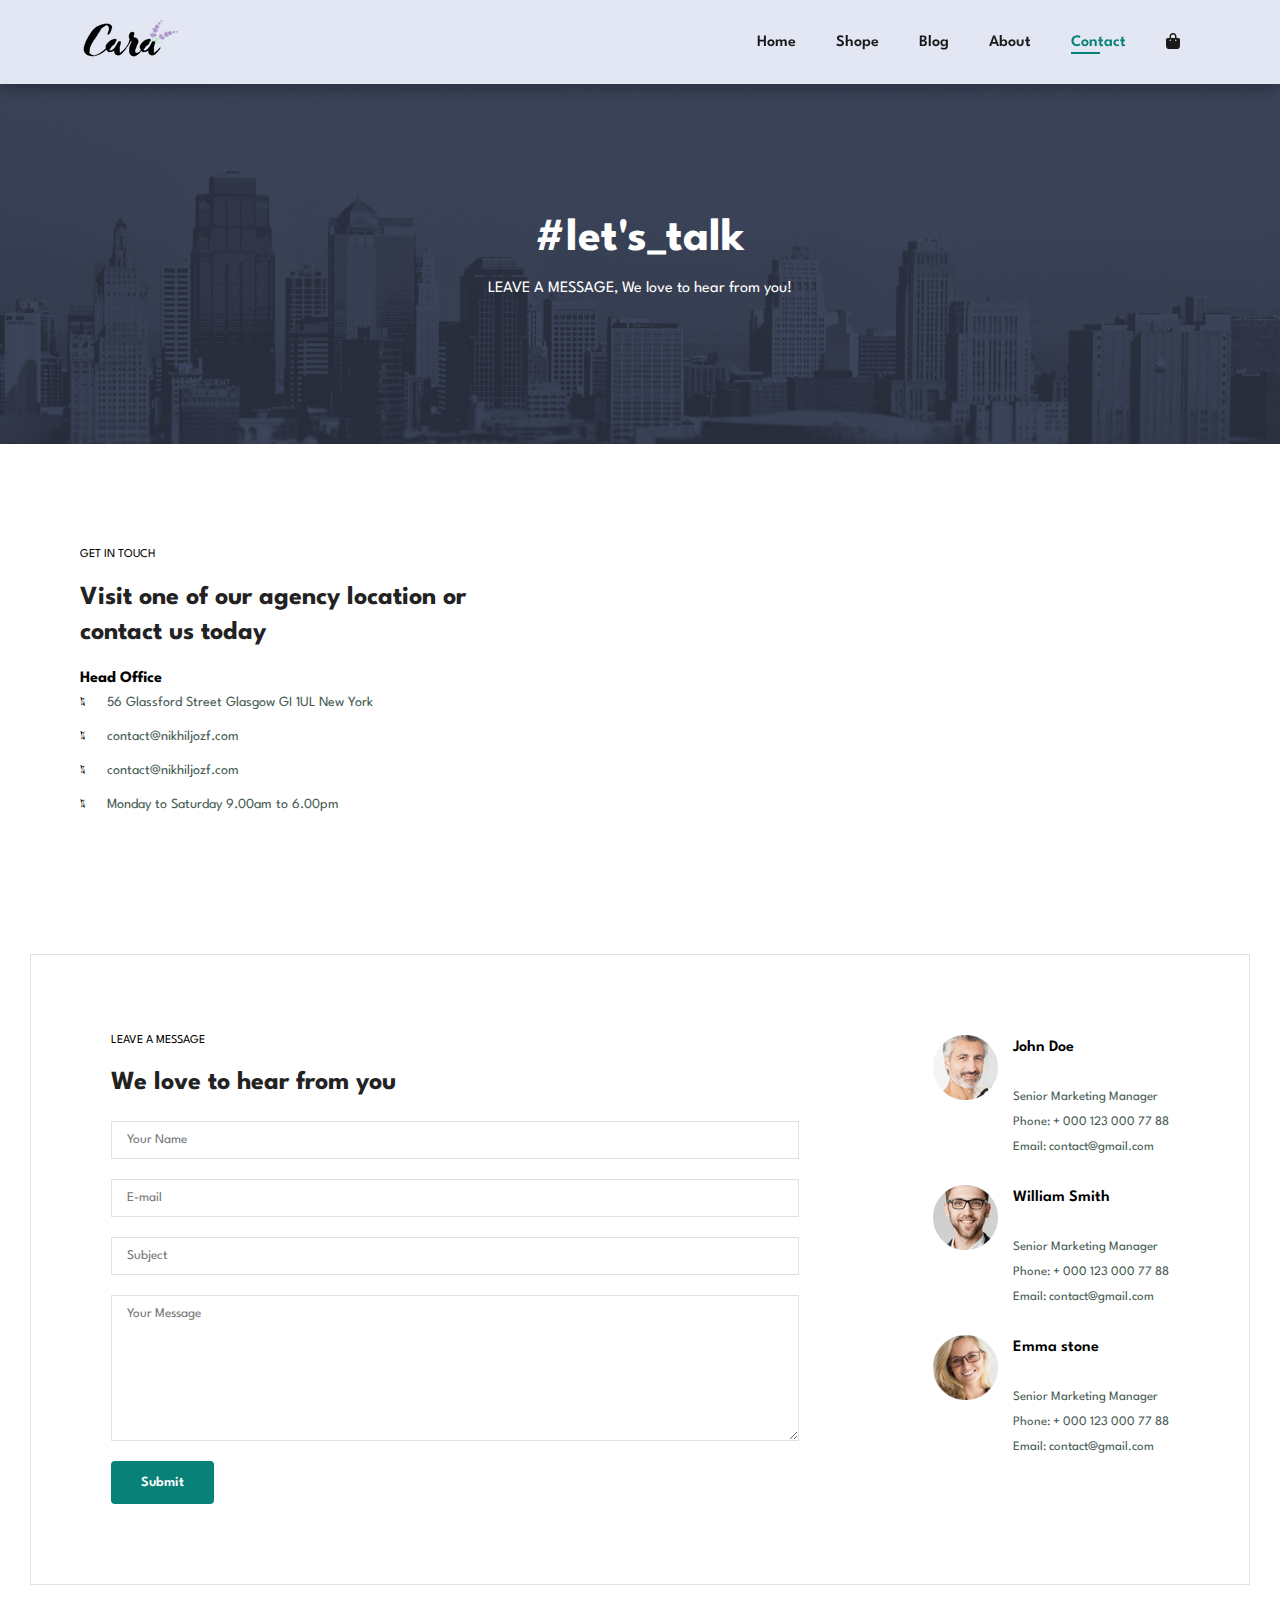
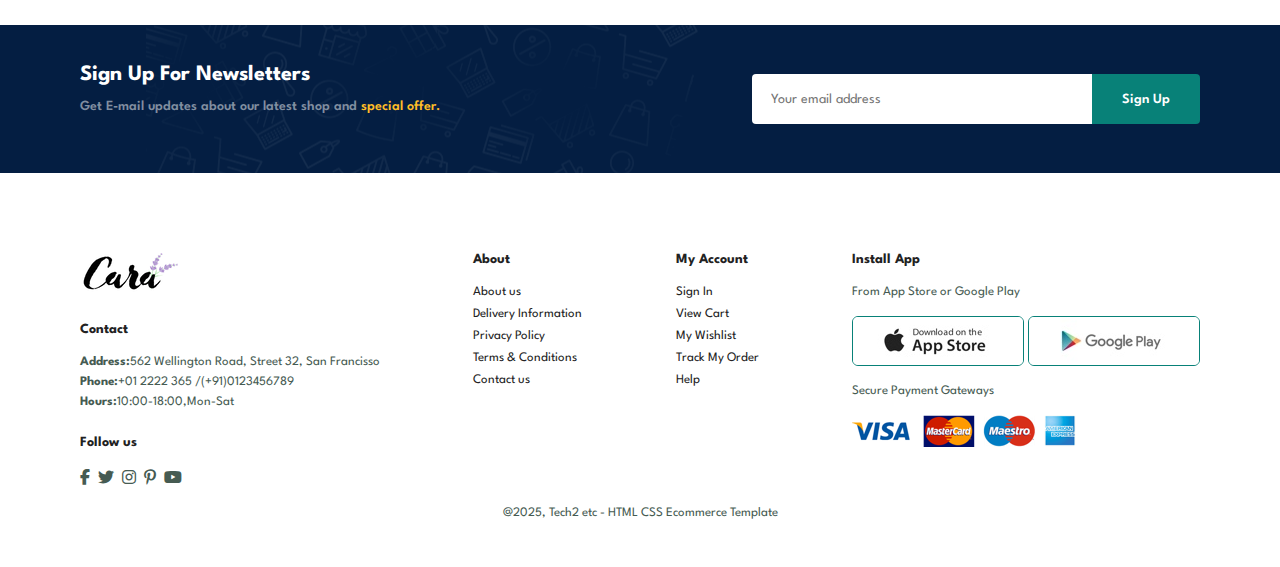
<file: Build-and-Deploy-Ecommerce-Website-main/contact.html>
<!DOCTYPE html>
<html lang="en">
  <head>
    <meta charset="UTF-8" />
    <meta http-equiv="X-UA-Compatible" content="IE=edge" />
    <meta name="viewport" content="width=device-width, initial-scale=1.0" />
    <title>Tech2etc Ecommerce Tutorial</title>
    <link
      rel="stylesheet"
      href="https://pro.fontawesome.com/releases/v5.10.0/css/all.css"
    />
    <link
      rel="stylesheet"
      href="https://cdnjs.cloudflare.com/ajax/libs/font-awesome/6.7.2/css/all.min.css"
    />
    <link rel="stylesheet" href="style.css" />
  </head>

  <body>
    <section class="header" id="header">
      <a href="#"><img src="img/logo.png" class="logo" alt="" /></a>

      <ul class="navbar" id="navbar">
        <li><a href="index.html">Home</a></li>
        <li><a href="shop.html">Shope</a></li>
        <li><a href="blog.html">Blog</a></li>
        <li><a href="about.html">About</a></li>
        <li><a class="active" href="contact.html">Contact</a></li>
        <li>
          <a href="cart.html"><i class="fa-solid fa-bag-shopping"></i></a>
        </li>
      </ul>
    </section>

    <section id="page-header" class="about-header">
      <h2>#let's_talk</h2>
      <p>LEAVE A MESSAGE, We love to hear from you!</p>
    </section>

    <section id="contact-details" class="section-p1">
      <div class="details">
        <span>GET IN TOUCH</span>
        <h2>Visit one of our agency location or contact us today</h2>
        <h3>Head Office</h3>
        <div>
          <li>
            <i class="fal fa-map"></i>
            <p>56 Glassford Street Glasgow GI 1UL New York</p>
          </li>
          <li>
            <i class="fal fa-envelope"></i>
            <p>contact@nikhiljozf.com</p>
          </li>
          <li>
            <i class="fal fa-phone-alt"></i>
            <p>contact@nikhiljozf.com</p>
          </li>
          <li>
            <i class="fal fa-clock"></i>
            <p>Monday to Saturday 9.00am to 6.00pm</p>
          </li>
        </div>
      </div>
      <div class="map">
        <iframe
          src="https://www.google.com/maps/embed?pb=!1m18!1m12!1m3!1d3929.8626145844723!2d76.25333667600049!3d9.94538697397012!2m3!1f0!2f0!3f0!3m2!1i1024!2i768!4f13.1!3m3!1m2!1s0x3b086d692e364ee3%3A0x4b620fe03e277e0d!2sTouch&#39;n%20Stitch!5e0!3m2!1sen!2sin!4v1743190477112!5m2!1sen!2sin"
          width="600"
          height="450"
          style="border: 0"
          allowfullscreen=""
          loading="lazy"
          referrerpolicy="no-referrer-when-downgrade"
        ></iframe>
      </div>
    </section>

    <section id="form-details">
      <form action="">
        <span>LEAVE A MESSAGE</span>
        <h2>We love to hear from you</h2>
        <input type="text" placeholder="Your Name">
        <input type="email" placeholder="E-mail">
        <input type="text" placeholder="Subject">
        <textarea name="" id="" cols="30" rows="10" placeholder="Your Message"></textarea>
        <button class="normal">Submit</button>
      </form>

      <div class="people">
        <div>
          <img src="img/people/1.png" alt="">
          <p><span>John Doe</span><br> Senior Marketing Manager <br> Phone: + 000 123 000 77 88 <br> Email: contact@gmail.com</p>
        </div>
        <div>
          <img src="img/people/2.png" alt="">
          <p><span>William Smith</span><br> Senior Marketing Manager <br> Phone: + 000 123 000 77 88 <br> Email: contact@gmail.com</p>
        </div>
        <div>
          <img src="img/people/3.png" alt="">
          <p><span>Emma stone</span><br> Senior Marketing Manager <br> Phone: + 000 123 000 77 88 <br> Email: contact@gmail.com</p>
        </div>
        
      </div>
    </section>

    <section id="newsletter" class="section-p1 section-m1">
      <div class="newstext">
        <h4>Sign Up For Newsletters</h4>
        <p>
          Get E-mail updates about our latest shop and
          <span>special offer.</span>
        </p>
      </div>
      <div class="form">
        <input type="text" placeholder="Your email address" />
        <button class="normal">Sign Up</button>
      </div>
    </section>

    <footer class="section-p1">
      <div class="col">
        <img class="logo" src="img/logo.png" alt="logoimage" />
        <h4>Contact</h4>
        <p>
          <strong>Address:</strong>562 Wellington Road, Street 32, San Francisso
        </p>
        <p><strong>Phone:</strong>+01 2222 365 /(+91)0123456789</p>
        <p><strong>Hours:</strong>10:00-18:00,Mon-Sat</p>
        <div class="follow">
          <h4>Follow us</h4>
          <div class="icon">
            <i class="fab fa-facebook-f"></i>
            <i class="fab fa-twitter"></i>
            <i class="fab fa-instagram"></i>
            <i class="fab fa-pinterest-p"></i>
            <i class="fab fa-youtube"></i>
          </div>
        </div>
      </div>

      <div class="col">
        <h4>About</h4>
        <a href="#">About us</a>
        <a href="#">Delivery Information</a>
        <a href="#">Privacy Policy</a>
        <a href="#">Terms & Conditions</a>
        <a href="#">Contact us</a>
      </div>

      <div class="col">
        <h4>My Account</h4>
        <a href="#">Sign In</a>
        <a href="#">View Cart</a>
        <a href="#">My Wishlist</a>
        <a href="#">Track My Order</a>
        <a href="#">Help</a>
      </div>

      <div class="col install">
        <h4>Install App</h4>
        <p>From App Store or Google Play</p>
        <div class="row">
          <img src="img/pay/app.jpg" alt="" />
          <img src="img/pay/play.jpg" alt="" />
        </div>
        <p>Secure Payment Gateways</p>
        <img src="img/pay/pay.png" alt="" />
      </div>

      <div class="copyright">
        <p>@2025, Tech2 etc - HTML CSS Ecommerce Template</p>
      </div>
    </footer>

    <script src="script.js"></script>
  </body>
</html>
</file>
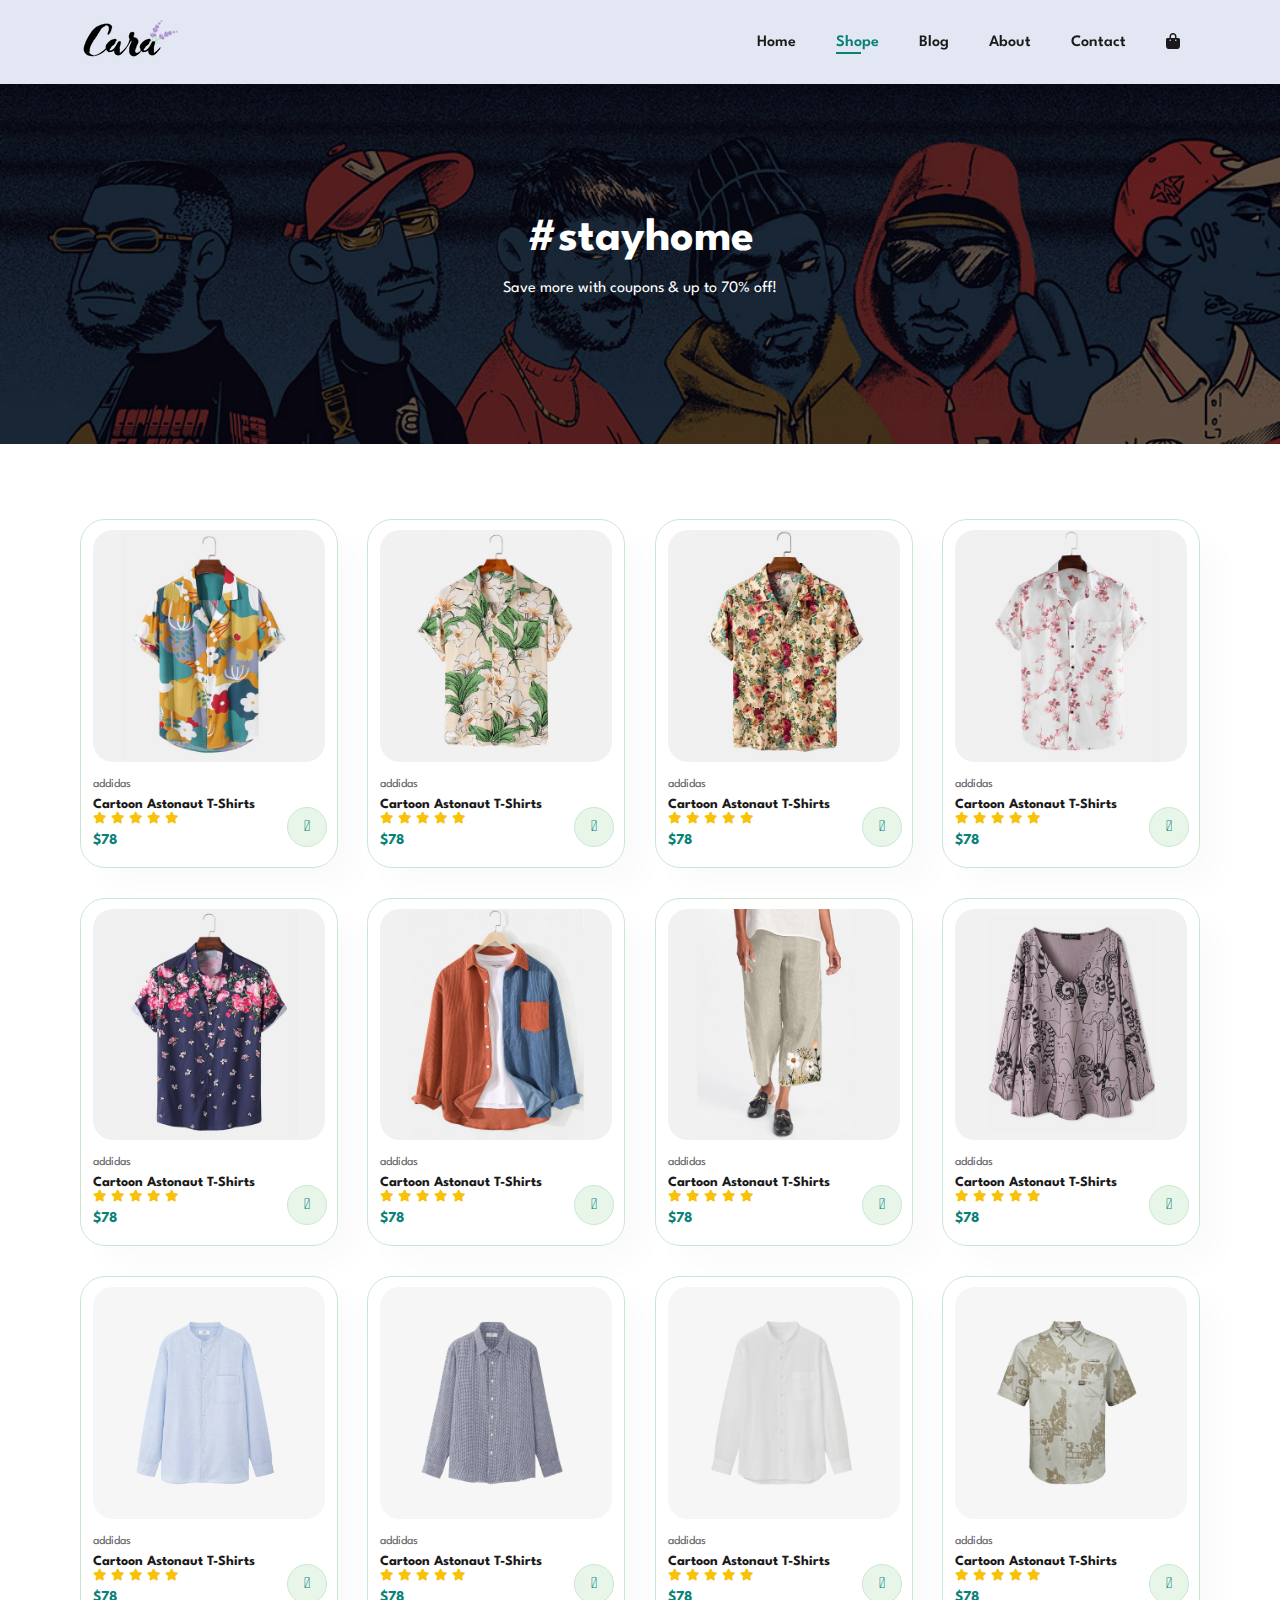
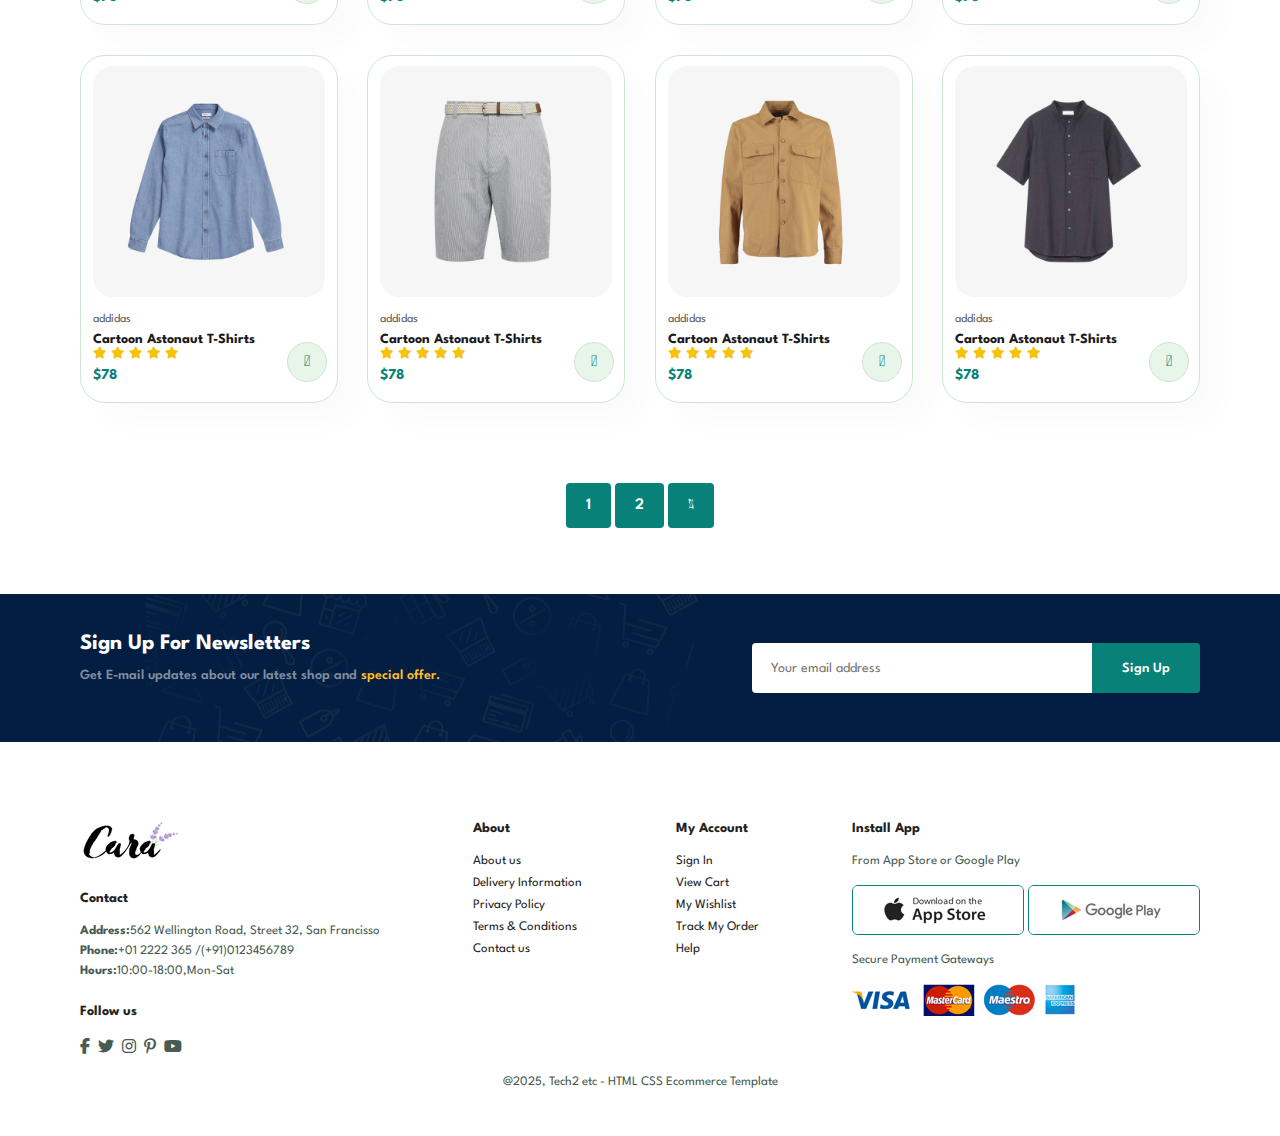
<file: Build-and-Deploy-Ecommerce-Website-main/shop.html>
<!DOCTYPE html>
<html lang="en">
  <head>
    <meta charset="UTF-8" />
    <meta http-equiv="X-UA-Compatible" content="IE=edge" />
    <meta name="viewport" content="width=device-width, initial-scale=1.0" />
    <title>Ecommerce Website</title>
    <link
      rel="stylesheet"
      href="https://pro.fontawesome.com/releases/v5.10.0/css/all.css"
    />
    <link
      rel="stylesheet"
      href="https://cdnjs.cloudflare.com/ajax/libs/font-awesome/6.7.2/css/all.min.css"
    />
    <link rel="stylesheet" href="style.css" />
  </head>

  <body>
    <section class="header" id="header">
      <a href="#"><img src="img/logo.png" class="logo" alt="" ></a>

      <ul class="navbar" id="navbar">
        <li><a href="index.html">Home</a></li>
        <li><a class="active" href="shop.html">Shope</a></li>
        <li><a href="blog.html">Blog</a></li>
        <li><a href="about.html">About</a></li>
        <li><a href="contact.html">Contact</a></li>
        <li>
          <a href="cart.html"><i class="fa-solid fa-bag-shopping"></i></a>
        </li>
      </ul>
    </section>

    <section id="page-header">
      <h2>#stayhome</h2>
      <p>Save more with coupons & up to 70% off!</p>
    </section>

    <section id="product1" class="section-p1">
      <div class="pro-container">
        <div class="pro" onclick="window.location.href='sproduct.html';">
          <img src="img/products/f1.jpg" alt="">
          <div class="des">
            <span>addidas</span>
            <h5>Cartoon Astonaut T-Shirts</h5>
            <div class="star">
              <i class="fas fa-star"></i>
              <i class="fas fa-star"></i>
              <i class="fas fa-star"></i>
              <i class="fas fa-star"></i>
              <i class="fas fa-star"></i>
            </div>
            <h4>$78</h4>
          </div>
          <a href="#"><i class="fal fa-shopping-cart cart"></i></a>
        </div>
        <div class="pro">
          <img src="img/products/f2.jpg" alt="">
          <div class="des">
            <span>addidas</span>
            <h5>Cartoon Astonaut T-Shirts</h5>
            <div class="star">
              <i class="fas fa-star"></i>
              <i class="fas fa-star"></i>
              <i class="fas fa-star"></i>
              <i class="fas fa-star"></i>
              <i class="fas fa-star"></i>
            </div>
            <h4>$78</h4>
          </div>
          <a href="#"><i class="fal fa-shopping-cart cart"></i></a>
        </div>
        <div class="pro">
          <img src="img/products/f3.jpg" alt="">
          <div class="des">
            <span>addidas</span>
            <h5>Cartoon Astonaut T-Shirts</h5>
            <div class="star">
              <i class="fas fa-star"></i>
              <i class="fas fa-star"></i>
              <i class="fas fa-star"></i>
              <i class="fas fa-star"></i>
              <i class="fas fa-star"></i>
            </div>
            <h4>$78</h4>
          </div>
          <a href="#"><i class="fal fa-shopping-cart cart"></i></a>
        </div>
        <div class="pro">
          <img src="img/products/f4.jpg" alt="">
          <div class="des">
            <span>addidas</span>
            <h5>Cartoon Astonaut T-Shirts</h5>
            <div class="star">
              <i class="fas fa-star"></i>
              <i class="fas fa-star"></i>
              <i class="fas fa-star"></i>
              <i class="fas fa-star"></i>
              <i class="fas fa-star"></i>
            </div>
            <h4>$78</h4>
          </div>
          <a href="#"><i class="fal fa-shopping-cart cart"></i></a>
        </div>
        <div class="pro">
          <img src="img/products/f5.jpg" alt="">
          <div class="des">
            <span>addidas</span>
            <h5>Cartoon Astonaut T-Shirts</h5>
            <div class="star">
              <i class="fas fa-star"></i>
              <i class="fas fa-star"></i>
              <i class="fas fa-star"></i>
              <i class="fas fa-star"></i>
              <i class="fas fa-star"></i>
            </div>
            <h4>$78</h4>
          </div>
          <a href="#"><i class="fal fa-shopping-cart cart"></i></a>
        </div>
        <div class="pro">
          <img src="img/products/f6.jpg" alt="">
          <div class="des">
            <span>addidas</span>
            <h5>Cartoon Astonaut T-Shirts</h5>
            <div class="star">
              <i class="fas fa-star"></i>
              <i class="fas fa-star"></i>
              <i class="fas fa-star"></i>
              <i class="fas fa-star"></i>
              <i class="fas fa-star"></i>
            </div>
            <h4>$78</h4>
          </div>
          <a href="#"><i class="fal fa-shopping-cart cart"></i></a>
        </div>
        <div class="pro">
          <img src="img/products/f7.jpg" alt="">
          <div class="des">
            <span>addidas</span>
            <h5>Cartoon Astonaut T-Shirts</h5>
            <div class="star">
              <i class="fas fa-star"></i>
              <i class="fas fa-star"></i>
              <i class="fas fa-star"></i>
              <i class="fas fa-star"></i>
              <i class="fas fa-star"></i>
            </div>
            <h4>$78</h4>
          </div>
          <a href="#"><i class="fal fa-shopping-cart cart"></i></a>
        </div>
        <div class="pro">
          <img src="img/products/f8.jpg" alt="">
          <div class="des">
            <span>addidas</span>
            <h5>Cartoon Astonaut T-Shirts</h5>
            <div class="star">
              <i class="fas fa-star"></i>
              <i class="fas fa-star"></i>
              <i class="fas fa-star"></i>
              <i class="fas fa-star"></i>
              <i class="fas fa-star"></i>
            </div>
            <h4>$78</h4>
          </div>
          <a href="#"><i class="fal fa-shopping-cart cart"></i></a>
        </div>
        


        <div class="pro">
          <img src="img/products/n1.jpg" alt="">
          <div class="des">
            <span>addidas</span>
            <h5>Cartoon Astonaut T-Shirts</h5>
            <div class="star">
              <i class="fas fa-star"></i>
              <i class="fas fa-star"></i>
              <i class="fas fa-star"></i>
              <i class="fas fa-star"></i>
              <i class="fas fa-star"></i>
            </div>
            <h4>$78</h4>
          </div>
          <a href="#"><i class="fal fa-shopping-cart cart"></i></a>
        </div>
        <div class="pro">
          <img src="img/products/n2.jpg" alt="">
          <div class="des">
            <span>addidas</span>
            <h5>Cartoon Astonaut T-Shirts</h5>
            <div class="star">
              <i class="fas fa-star"></i>
              <i class="fas fa-star"></i>
              <i class="fas fa-star"></i>
              <i class="fas fa-star"></i>
              <i class="fas fa-star"></i>
            </div>
            <h4>$78</h4>
          </div>
          <a href="#"><i class="fal fa-shopping-cart cart"></i></a>
        </div>
        <div class="pro">
          <img src="img/products/n3.jpg" alt="">
          <div class="des">
            <span>addidas</span>
            <h5>Cartoon Astonaut T-Shirts</h5>
            <div class="star">
              <i class="fas fa-star"></i>
              <i class="fas fa-star"></i>
              <i class="fas fa-star"></i>
              <i class="fas fa-star"></i>
              <i class="fas fa-star"></i>
            </div>
            <h4>$78</h4>
          </div>
          <a href="#"><i class="fal fa-shopping-cart cart"></i></a>
        </div>
        <div class="pro">
          <img src="img/products/n4.jpg" alt="">
          <div class="des">
            <span>addidas</span>
            <h5>Cartoon Astonaut T-Shirts</h5>
            <div class="star">
              <i class="fas fa-star"></i>
              <i class="fas fa-star"></i>
              <i class="fas fa-star"></i>
              <i class="fas fa-star"></i>
              <i class="fas fa-star"></i>
            </div>
            <h4>$78</h4>
          </div>
          <a href="#"><i class="fal fa-shopping-cart cart"></i></a>
        </div>
        <div class="pro">
          <img src="img/products/n5.jpg" alt="">
          <div class="des">
            <span>addidas</span>
            <h5>Cartoon Astonaut T-Shirts</h5>
            <div class="star">
              <i class="fas fa-star"></i>
              <i class="fas fa-star"></i>
              <i class="fas fa-star"></i>
              <i class="fas fa-star"></i>
              <i class="fas fa-star"></i>
            </div>
            <h4>$78</h4>
          </div>
          <a href="#"><i class="fal fa-shopping-cart cart"></i></a>
        </div>
        <div class="pro">
          <img src="img/products/n6.jpg" alt="">
          <div class="des">
            <span>addidas</span>
            <h5>Cartoon Astonaut T-Shirts</h5>
            <div class="star">
              <i class="fas fa-star"></i>
              <i class="fas fa-star"></i>
              <i class="fas fa-star"></i>
              <i class="fas fa-star"></i>
              <i class="fas fa-star"></i>
            </div>
            <h4>$78</h4>
          </div>
          <a href="#"><i class="fal fa-shopping-cart cart"></i></a>
        </div>
        <div class="pro">
          <img src="img/products/n7.jpg" alt="">
          <div class="des">
            <span>addidas</span>
            <h5>Cartoon Astonaut T-Shirts</h5>
            <div class="star">
              <i class="fas fa-star"></i>
              <i class="fas fa-star"></i>
              <i class="fas fa-star"></i>
              <i class="fas fa-star"></i>
              <i class="fas fa-star"></i>
            </div>
            <h4>$78</h4>
          </div>
          <a href="#"><i class="fal fa-shopping-cart cart"></i></a>
        </div>
        <div class="pro">
          <img src="img/products/n8.jpg" alt="">
          <div class="des">
            <span>addidas</span>
            <h5>Cartoon Astonaut T-Shirts</h5>
            <div class="star">
              <i class="fas fa-star"></i>
              <i class="fas fa-star"></i>
              <i class="fas fa-star"></i>
              <i class="fas fa-star"></i>
              <i class="fas fa-star"></i>
            </div>
            <h4>$78</h4>
          </div>
          <a href="#"><i class="fal fa-shopping-cart cart"></i></a>
        </div>
        
      </div>
    </section>

    <section id="pagination" class="section-p1">
      <a href="#">1</a>
      <a href="#">2</a>
      <a href="#"><i class="fal fa-long-arrow-alt-right"></i></a>
    </section>

    <section id="newsletter" class="section-p1 section-m1">
      <div class="newstext">
        <h4>Sign Up For Newsletters</h4>
        <p>Get E-mail updates about our latest shop and <span>special offer.</span></p>
      </div>
      <div class="form">
        <input type="text" placeholder="Your email address">
        <button class="normal">Sign Up</button>
      </div>
    </section>

    <footer class="section-p1">
      <div class="col">
        <img class="logo" src="img/logo.png" alt="logoimage">
        <h4>Contact</h4>
        <p><strong>Address:</strong>562 Wellington Road, Street 32, San Francisso</p>
        <p><strong>Phone:</strong>+01 2222 365 /(+91)0123456789</p>
        <p><strong>Hours:</strong>10:00-18:00,Mon-Sat</p>
        <div class="follow">
          <h4>Follow us</h4>
          <div class="icon">
            <i class="fab fa-facebook-f"></i>
            <i class="fab fa-twitter"></i>
            <i class="fab fa-instagram"></i>
            <i class="fab fa-pinterest-p"></i>
            <i class="fab fa-youtube"></i>
          </div>
        </div>
      </div>

      <div class="col">
        <h4>About</h4>
        <a href="#">About us</a>
        <a href="#">Delivery Information</a>
        <a href="#">Privacy Policy</a>
        <a href="#">Terms & Conditions</a>
        <a href="#">Contact us</a>
      </div>

      <div class="col">
        <h4>My Account</h4>
        <a href="#">Sign In</a>
        <a href="#">View Cart</a>
        <a href="#">My Wishlist</a>
        <a href="#">Track My Order</a>
        <a href="#">Help</a>
      </div>

      <div class="col install">
        <h4>Install App</h4>
        <p>From App Store or Google Play</p>
        <div class="row">
          <img src="img/pay/app.jpg" alt="">
          <img src="img/pay/play.jpg" alt="">
        </div>
        <p>Secure Payment Gateways</p>
        <img src="img/pay/pay.png" alt="">
      </div>

      <div class="copyright">
        <p>@2025, Tech2 etc - HTML CSS Ecommerce Template</p>
      </div>
      
    </footer>
    
    <script src="script.js"></script>
  </body>
</html>
</file>
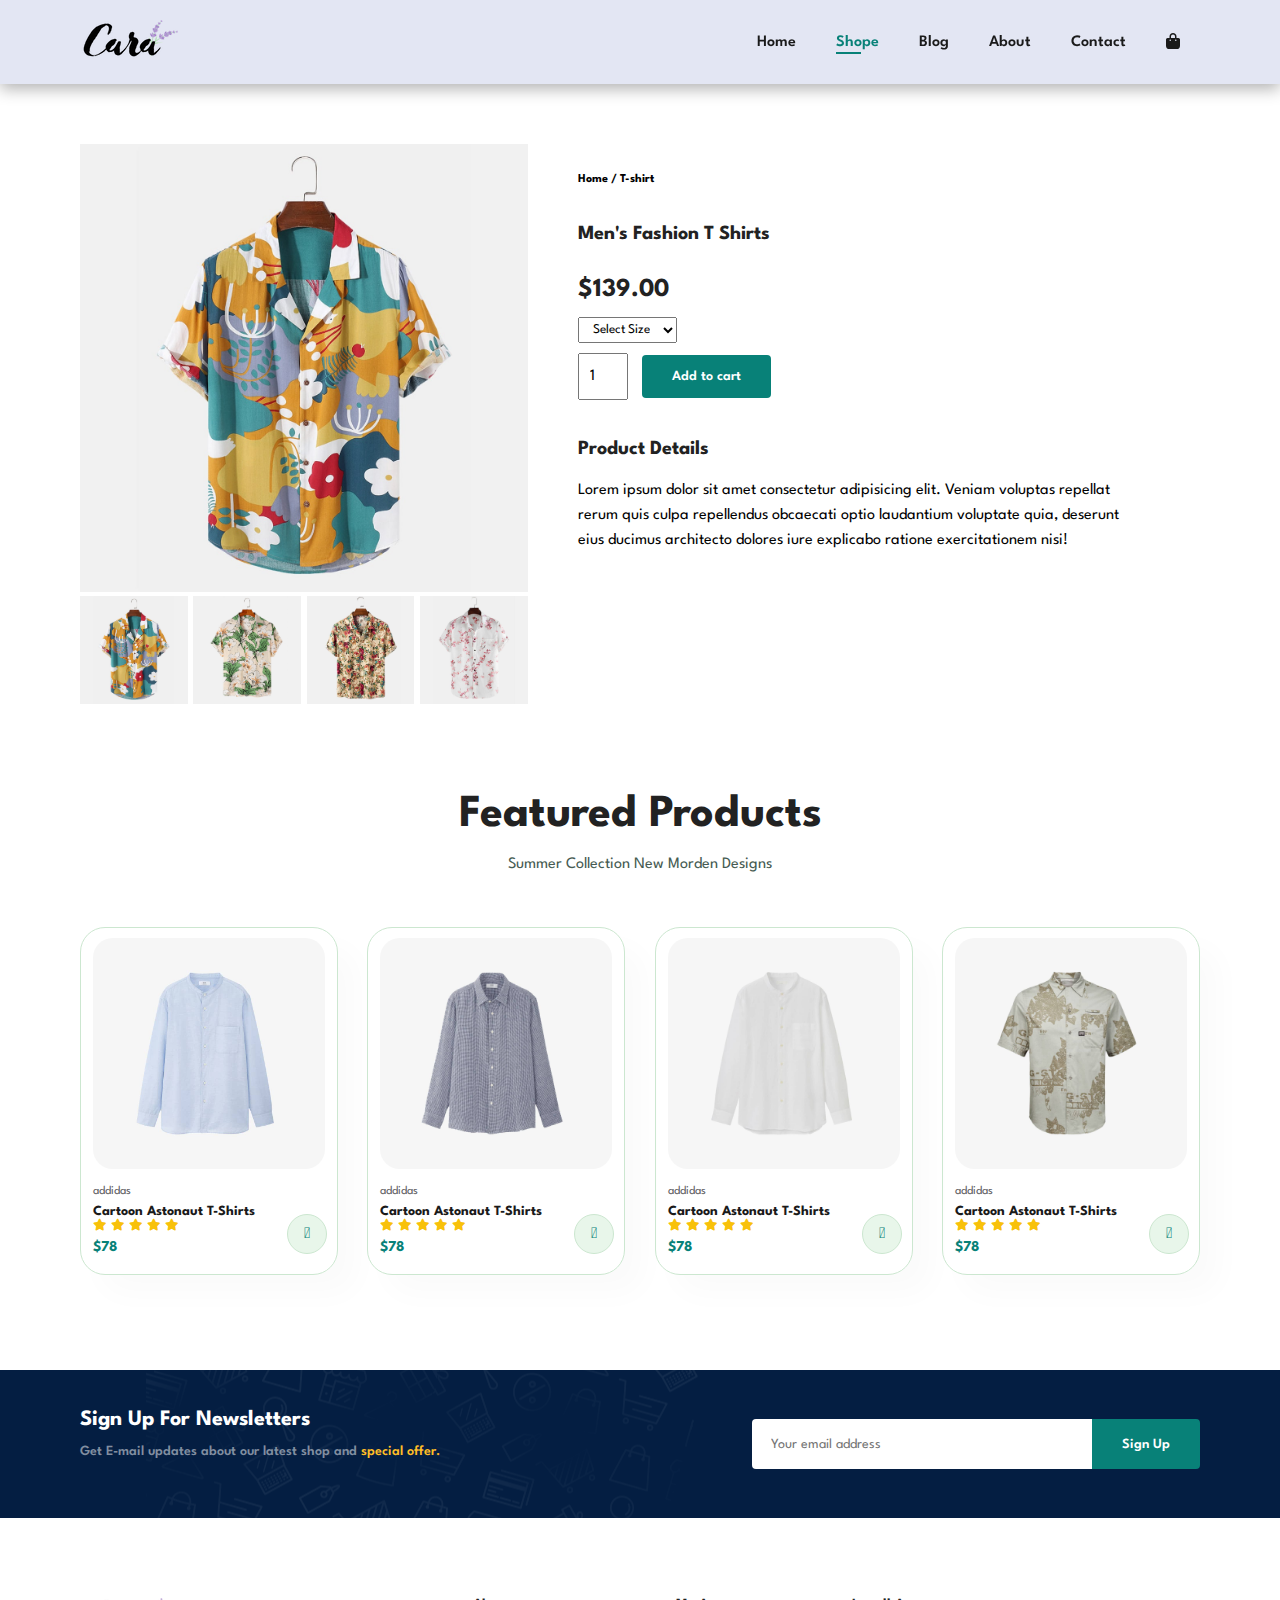
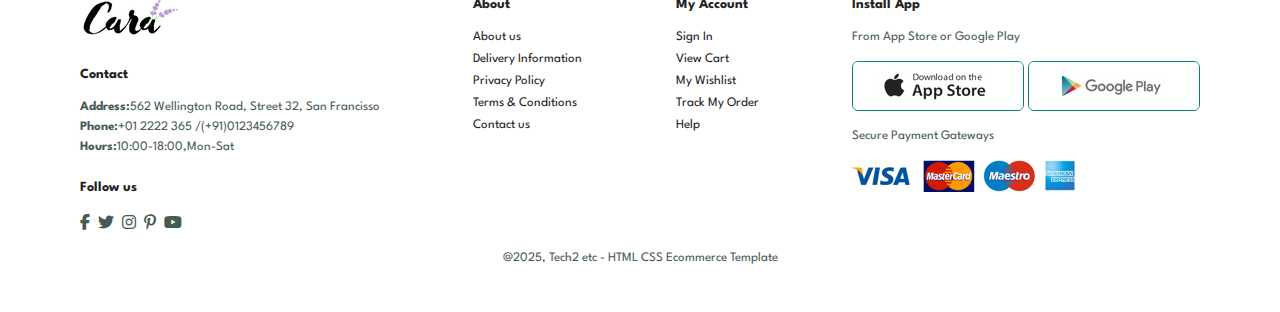
<file: Build-and-Deploy-Ecommerce-Website-main/sproduct.html>
<!DOCTYPE html>
<html lang="en">
  <head>
    <meta charset="UTF-8" />
    <meta http-equiv="X-UA-Compatible" content="IE=edge" />
    <meta name="viewport" content="width=device-width, initial-scale=1.0" />
    <title>Ecommerce Website</title>
    <link
      rel="stylesheet"
      href="https://pro.fontawesome.com/releases/v5.10.0/css/all.css"
    />
    <link
      rel="stylesheet"
      href="https://cdnjs.cloudflare.com/ajax/libs/font-awesome/6.7.2/css/all.min.css"
    />
    <link rel="stylesheet" href="style.css" />
  </head>

  <body>
    <section class="header" id="header">
      <a href="#"><img src="img/logo.png" class="logo" alt="" /></a>

      <ul class="navbar" id="navbar">
        <li><a href="index.html">Home</a></li>
        <li><a class="active" href="shop.html">Shope</a></li>
        <li><a href="blog.html">Blog</a></li>
        <li><a href="about.html">About</a></li>
        <li><a href="contact.html">Contact</a></li>
        <li>
          <a href="cart.html"><i class="fa-solid fa-bag-shopping"></i></a>
        </li>
      </ul>
    </section>

    <section id="prodetails" class="section-p1">
      <div class="single-pro-image">
        <img src="img/products/f1.jpg" width="100%" id="MainImg" alt="" />

        <div class="small-img-group">
          <div class="small-img-col">
            <img
              src="img/products/f1.jpg"
              width="100%"
              class="small-img"
              alt=""
            />
          </div>

          <div class="small-img-col">
            <img
              src="img/products/f2.jpg"
              width="100%"
              class="small-img"
              alt=""
            />
          </div>

          <div class="small-img-col">
            <img
              src="img/products/f3.jpg"
              width="100%"
              class="small-img"
              alt=""
            />
          </div>

          <div class="small-img-col">
            <img
              src="img/products/f4.jpg"
              width="100%"
              class="small-img"
              alt=""
            />
          </div>
        </div>
      </div>

      <div class="single-pro-details">
        <h6>Home / T-shirt</h6>
        <h4>Men's Fashion T Shirts</h4>
        <h2>$139.00</h2>
        <select>
          <option>Select Size</option>
          <option>XL</option>
          <option>XXl</option>
          <option>Samll</option>
          <option>Large</option>
        </select>
        <input type="number" value="1" />
        <button class="normal">Add to cart</button>
        <h4>Product Details</h4>
        <span
          >Lorem ipsum dolor sit amet consectetur adipisicing elit. Veniam
          voluptas repellat rerum quis culpa repellendus obcaecati optio
          laudantium voluptate quia, deserunt eius ducimus architecto dolores
          iure explicabo ratione exercitationem nisi!</span
        >
      </div>
    </section>

    <section id="product1" class="section-p1">
        <h2>Featured Products</h2>
        <p>Summer Collection New Morden Designs</p>
        <div class="pro-container">
          <div class="pro">
            <img src="img/products/n1.jpg" alt="">
            <div class="des">
              <span>addidas</span>
              <h5>Cartoon Astonaut T-Shirts</h5>
              <div class="star">
                <i class="fas fa-star"></i>
                <i class="fas fa-star"></i>
                <i class="fas fa-star"></i>
                <i class="fas fa-star"></i>
                <i class="fas fa-star"></i>
              </div>
              <h4>$78</h4>
            </div>
            <a href="#"><i class="fal fa-shopping-cart cart"></i></a>
          </div>
          <div class="pro">
            <img src="img/products/n2.jpg" alt="">
            <div class="des">
              <span>addidas</span>
              <h5>Cartoon Astonaut T-Shirts</h5>
              <div class="star">
                <i class="fas fa-star"></i>
                <i class="fas fa-star"></i>
                <i class="fas fa-star"></i>
                <i class="fas fa-star"></i>
                <i class="fas fa-star"></i>
              </div>
              <h4>$78</h4>
            </div>
            <a href="#"><i class="fal fa-shopping-cart cart"></i></a>
          </div>
          <div class="pro">
            <img src="img/products/n3.jpg" alt="">
            <div class="des">
              <span>addidas</span>
              <h5>Cartoon Astonaut T-Shirts</h5>
              <div class="star">
                <i class="fas fa-star"></i>
                <i class="fas fa-star"></i>
                <i class="fas fa-star"></i>
                <i class="fas fa-star"></i>
                <i class="fas fa-star"></i>
              </div>
              <h4>$78</h4>
            </div>
            <a href="#"><i class="fal fa-shopping-cart cart"></i></a>
          </div>
          <div class="pro">
            <img src="img/products/n4.jpg" alt="">
            <div class="des">
              <span>addidas</span>
              <h5>Cartoon Astonaut T-Shirts</h5>
              <div class="star">
                <i class="fas fa-star"></i>
                <i class="fas fa-star"></i>
                <i class="fas fa-star"></i>
                <i class="fas fa-star"></i>
                <i class="fas fa-star"></i>
              </div>
              <h4>$78</h4>
            </div>
            <a href="#"><i class="fal fa-shopping-cart cart"></i></a>
          </div>
          
        </div>
      </section>
  

    <section id="newsletter" class="section-p1 section-m1">
      <div class="newstext">
        <h4>Sign Up For Newsletters</h4>
        <p>
          Get E-mail updates about our latest shop and
          <span>special offer.</span>
        </p>
      </div>
      <div class="form">
        <input type="text" placeholder="Your email address" />
        <button class="normal">Sign Up</button>
      </div>
    </section>

    <footer class="section-p1">
      <div class="col">
        <img class="logo" src="img/logo.png" alt="logoimage" />
        <h4>Contact</h4>
        <p>
          <strong>Address:</strong>562 Wellington Road, Street 32, San Francisso
        </p>
        <p><strong>Phone:</strong>+01 2222 365 /(+91)0123456789</p>
        <p><strong>Hours:</strong>10:00-18:00,Mon-Sat</p>
        <div class="follow">
          <h4>Follow us</h4>
          <div class="icon">
            <i class="fab fa-facebook-f"></i>
            <i class="fab fa-twitter"></i>
            <i class="fab fa-instagram"></i>
            <i class="fab fa-pinterest-p"></i>
            <i class="fab fa-youtube"></i>
          </div>
        </div>
      </div>

      <div class="col">
        <h4>About</h4>
        <a href="#">About us</a>
        <a href="#">Delivery Information</a>
        <a href="#">Privacy Policy</a>
        <a href="#">Terms & Conditions</a>
        <a href="#">Contact us</a>
      </div>

      <div class="col">
        <h4>My Account</h4>
        <a href="#">Sign In</a>
        <a href="#">View Cart</a>
        <a href="#">My Wishlist</a>
        <a href="#">Track My Order</a>
        <a href="#">Help</a>
      </div>

      <div class="col install">
        <h4>Install App</h4>
        <p>From App Store or Google Play</p>
        <div class="row">
          <img src="img/pay/app.jpg" alt="" />
          <img src="img/pay/play.jpg" alt="" />
        </div>
        <p>Secure Payment Gateways</p>
        <img src="img/pay/pay.png" alt="" />
      </div>

      <div class="copyright">
        <p>@2025, Tech2 etc - HTML CSS Ecommerce Template</p>
      </div>
    </footer>

<!-- 
    <script>
      var MainImg = document.getElementById("MainImg");
      var smallimg = document.getElementsByClassName("small-img");

      smallimg[0].onclick = function(){
        MainImg.src = smallimg[0].src;
      }

      smallimg[1].onclick = function(){
        MainImg.src = smallimg[1].src;
      }

      smallimg[2].onclick = function(){
        MainImg.src = smallimg[2].src;
      }

      smallimg[3].onclick = function(){
        MainImg.src = smallimg[3].src;
      }
    </script> -->

    <script src="script.js"></script>
  </body>
</html>
</file>
<file: style.css>
@import url("https://fonts.googleapis.com/css2?family=Spartan:wght@100;200;300;400;500;600;700;800;900&display=swap");
* {
  margin: 0;
  padding: 0;
  box-sizing: border-box;
  font-family: 'Spartan', sans-serif;
}

html {
  scroll-behavior: smooth;
}

/* Global Styles */

h1 {
  font-size: 50px;
  line-height: 64px;
  color: #222;
}

h2 {
  font-size: 46px;
  line-height: 54px;
  color: #222;
}

h4 {
  font-size: 20px;
  color: #222;
}

h6 {
  font-weight: 700;
  font-size: 12px;
}

p {
  font-size: 16px;
  color: #465b52;
  margin: 15px 0 20px 0;
}

.section-p1 {
  padding: 40px 80px;
}

.section-m1 {
  margin: 40px 0;
}

button.normal{
  font-size: 14px;
  font-weight: 600;
  padding: 15px 30px;
  color: #000;
  background-color: #fff;
  border-radius: 4px;
  cursor: pointer;
  border: none;
  outline: none;
  transition: 0.2s;
}

button.white{
  font-size: 13px;
  font-weight: 600;
  padding: 11px 18px;
  color: #fff;
  background-color: transparent;
  cursor: pointer;
  border: 1px solid #fff;
  outline: none;
  transition: 0.2s;
}

body {
  width: 100%;
}

/* Header start */

.header {
  display: flex;
  align-items: center;
  justify-content: space-between;
  padding:20px 80px;
  background: #e3e6f3;
  box-shadow: 0 5px 15px rgba(0, 0, 0, 0.3);
  z-index: 999;
  position: sticky;
  top: 0;
  left: 0;
}

.navbar {
  display: flex;
  align-items: center;
  justify-content: center;
}

.navbar li{
  list-style: none;
  padding: 0 20px;
  position: relative;
}
.navbar li a {
  text-decoration: none;
  font-size: 16px;
  font-weight: 600;
  color: #1a1a1a;
  transition: 0.3s ease;
}

.navbar li a:hover,
.navbar li a.active{
  color: #088178;
}

.navbar li a.active::after,
.navbar li a:hover::after {
  content: "";
  width: 30%;
  height: 2px;
  background: #088178;
  position: absolute;
  bottom: -4px;
  left: 20px;

}


/* Home page */

.hero {
  background-image: url("img/hero4.png");
  height: 90vh;
  background-size: cover;
  background-position: top 25% rigth 0;
  padding: 0 80px;
  display: flex;
  flex-direction: column;
  align-items: flex-start;
  justify-content: center;
}

.hero h4{
  padding-bottom: 15px;
}

.hero h1 {
  color: #088178;

}

.hero button {
  background-image: url("img/button.png");
  background-color: transparent;
  color: #088178;
  border: 0;
  padding: 14px 80px 14px 65px;
  background-repeat: no-repeat;
  cursor: pointer;
  font-weight: 700;
  font-size: 15px;
}

#feature {
  display: flex;
  align-items: center;
  justify-content: space-between;
  flex-wrap: wrap;
}

#feature .fe-box{
  width: 180px;
  text-align: center;
  padding: 25px 15px;
  box-shadow: 20px 20px 34px rgba(0, 0, 0, 0.03);
  border: 1px solid #cce7d0;
  border-radius: 4px;
  margin: 15px 0;

}

#feature .fe-box:hover{
  box-shadow: 10px 10px 54px rgba(70, 62, 221, 0.1);
}

#feature .fe-box img{
  width: 100%;
  margin-bottom: 10px;
}

#feature .fe-box h6{
  display: inline-block;
  padding: 9px 8px 6px 8px;
  line-height: 1;
  border-radius: 4px;
  color: #088178;
  background-color: #fddde4;
}

#feature .fe-box:nth-child(2) h6{
  background-color: #cdebbc;
}

#feature .fe-box:nth-child(3) h6{
  background-color: #cdd4f6;
}

#feature .fe-box:nth-child(4) h6{
  background-color: #cdebbc;
}

#feature .fe-box:nth-child(5) h6{
  background-color: #f6dbf6;
}

#feature .fe-box:nth-child(6) h6{
  background-color: #fff2e5;
}

#product1{
  text-align: center;
}

#product1 .pro-container{
  display: flex;
  justify-content: space-between;
  padding-top: 20px;
  flex-wrap: wrap;
}

#product1 .pro{
  width: 23%;
  min-width: 250px;
  padding: 10px 12px;
  border: 1px solid #cce7d0;
  border-radius: 25px;
  cursor: pointer;
  box-shadow: 20px 20px 30px rgba(0, 0, 0, 0.02);
  margin: 15px 0;
  transition: 0.2s ease;
  position: relative;
}

#product1 .pro:hover{
  box-shadow: 20px 20px 30px rgba(0, 0, 0, 0.06);
}

#product1 .pro img{
  width: 100%;
  border-radius: 20px;
}

#product1 .pro .des{
  text-align: start;
  padding: 10px 0;
}

#product1 .pro .des span{
  color: #606063;
  font-size: 12px;
  
}

#product1 .pro .des h5 {
  padding-top: 7px;
  color: #1a1a1a;
  font-size: 14px;
}

#product1 .pro .des i{
  font-size: 12px;
  color: rgba(248, 191, 3, 0.973);
}

#product1 .pro .des h4{
  padding-top: 7px;
  font-size: 15px;
  font-weight: 700;
  color: #088178;
}

#product1 .pro .cart{
  width: 40px;
  height:  40px;
  line-height: 40px;
  border-radius: 50px;
  background-color: #e8f6ea;
  font-weight: 500;
  color: #088178;
  border: 1px solid #cce7d0;
  position: absolute;
  bottom: 20px;
  right: 10px;
}

#product1 .pro .cart:hover{
  background-color: #c7f0cd;
  color: #2c2727;
  border: #c7f0cd;
}

#banner{
  display: flex;
  flex-direction: column;
  justify-content: center;
  align-items: center;
  text-align: center;
  background-image: url("img/banner/b2.jpg");
  width: 100%;
  height: 40vh;
  background-size: cover;
  background-position: center;
}

#banner h4 {
  color: #fff;
  font-size: 16px;
  
}

#banner h2{
  color: #fff;
  font-size: 40px;
  font-family: Arial, Helvetica, sans-serif;
  padding: 10px 0;
}

#banner h2 span{
  color: red;
}

#banner button:hover{
  color: #fff;
  background-color: #088178;
}

#sm-banner {
  display: flex;
  justify-content: space-between;
  flex-wrap: wrap;
  align-items: center;
  padding: 0 80px;
}

#sm-banner .banner-box{
  display: flex;
  flex-direction: column;
  justify-content: center;
  align-items: flex-start;
  text-align: center;
  background-image: url("img/banner/b17.jpg");
  width: 48%;
  min-width: 500px;
  height: 50vh;
  background-size: cover;
  background-position: center;
  border-radius: 22px;
  padding: 20px;
  margin-bottom: 30px;
}

#sm-banner .banner-box2{
  background-image: url("img/banner/b10.jpg");
}
#sm-banner h4{
  color: #fff;
  font-size: 20px;
  font-weight: 300;
}

#sm-banner h2 {
  color: #fff;
  font-size: 28px;
  font-weight: 800;
}

#sm-banner span {
  color: #fff;
  font-size: 14px;
  font-weight: 500;
  padding-bottom: 15px;
}

#sm-banner .banner-box:hover button {
  background: #088178;
  border: 1px solid #088178;
}

#banner3 {
  display: flex;
  justify-content: space-between;
  flex-wrap: wrap;
  padding: 0 80px;
}

#banner3 .banner-box{
  display: flex;
  flex-direction: column;
  justify-content: center;
  align-items: flex-start;
  text-align: center;
  background-image: url("img/banner/b7.jpg");
  min-width: 30%;
  height: 30vh;
  background-size: cover;
  background-position: center;
  border-radius: 15px;
  padding: 20px;
  margin: 20px 0;
}

#banner3 .banner-box2{
  background-image: url("img/banner/b4.jpg");
}

#banner3 .banner-box3{
  background-image: url("img/banner/b18.jpg");
}

#banner3 h2{
  color: #fff;
  font-weight: 900;
  font-size: 22px;
}

#banner3 h3{
  color: #ec544e;
  font-weight: 800;
  font-size: 15px;
}

#newsletter {
  display: flex;
  justify-content: space-between;
  flex-wrap: wrap;
  align-items: center;
  background-image: url("img//banner//b14.png");
  background-repeat: no-repeat;
  background-position: 20% 30%;
  background-color: #041e42;
}

#newsletter h4 {
  font-size: 22px;
  font-weight: 700;
  color: #fff;
}

#newsletter p{
  font-size: 14px;
  font-weight: 600;
  color: #818ea0;
}

#newsletter p span{
  color: #ffbd27;
}

#newsletter .form {
  display: flex;
  width: 40%;
}

#newsletter input{
  height: 3.125rem;
  padding: 0 1.25em;
  font-size: 14px;
  width: 100%;
  border: 1px solid transparent;
  border-radius: 4px;
  outline: none;
  border-top-right-radius: 0;
  border-bottom-right-radius: 0;
}

#newsletter button{
  background-color: #088178;
  color: #fff;
  white-space: nowrap;
  border-top-left-radius: 0;
  border-bottom-left-radius: 0;
}

#newsletter button:hover{
  background-color: rgb(194, 8, 8);
  color: black;
}

footer {
  display: flex;
  flex-wrap: wrap;
  justify-content: space-between;
}

footer .col{
  display: flex;
  flex-direction: column;
  align-items: flex-start;
  margin-bottom: 20px;
}

footer .logo{
  margin-bottom: 30px;
}

footer h4 {
  font-size: 14px;
  padding-bottom: 20px;
}

footer p {
  font-size: 13px;
  margin: 0 0 8px 0;
}

footer a {
  font-size: 13px;
  text-decoration: none;
  color: #222;
  margin-bottom: 10px;
}

footer .follow{
  margin-top: 20px;
}

footer .follow i {
  color: #465b52;
  padding-right: 4px;
  cursor: pointer;
}

footer .install .row img {
  border: 1px solid #088178;
  border-radius: 6px;
}

footer .install img {
  margin: 10px 0 15px 0;
}

footer .follow i:hover,
footer a:hover{
  color: #088178;
}

footer .copyright{
  width: 100%;
  text-align: center;
}

/* Shop page */

#page-header {
  background-image: url("img/banner/b1.jpg");
  width: 100%;
  height: 40vh;
  background-size: cover; /*norepeat image*/
  display: flex;
  justify-content: center;
  text-align: center;
  flex-direction: column;
  padding: 14px;
}

#page-header h2,
#page-header p {
  color: #fff;
}

#pagination {
  text-align: center;
}

#pagination a {
  text-decoration: none;
  background-color: #088178;
  padding: 15px 20px;
  border-radius: 4px;
  color: #fff;
  font-weight: 600;
}

#pagination a i {
  font-size: 16px;
  font-weight: 600;
}


/* single product */

#prodetails {
  display: flex;
  margin-top: 20px;
}

#prodetails .single-pro-image {
  width: 40%;
  margin-right: 50px;
}

.small-img-group {
  display: flex;
  justify-content: space-between;
}

.small-img-col {
  flex-basis: 24%;
  cursor: pointer;
}

#prodetails .single-pro-details {
  width: 50%;
  padding-top:30px;
}

#prodetails .single-pro-details h4 {
  padding: 40px 0 20px 0;
}

#prodetails .single-pro-details h2 {
  font-size: 26px;
}

#prodetails .single-pro-details select {
  display: block;
  padding: 5px 10px;
  margin-bottom: 10px;
}

#prodetails .single-pro-details input {
  width: 50px;
  height: 47px;
  padding-left: 10px;
  font-size: 16px;
  margin-right: 10px;
}

#prodetails .single-pro-details input:focus {
  outline: none;
}

#prodetails .single-pro-details button {
  background-color: #088178;
  color: #fff;
}

#prodetails .single-pro-details span {
  line-height: 25px;
}


/* Blog page */

#page-header.blog-header {
  background-image: url("img/banner/b19.jpg"); 
}

#blog {
  padding: 150px 150px 0 150px;
}

#blog .blog-box {
  display: flex;
  align-items: center;
  width: 100%;
  position: relative;
  padding-bottom: 90px;
}

#blog .blog-img {
  width: 50%;
  margin-right: 40px;  
}

#blog img {
  width: 85%;
  height: 435px;
  object-fit: cover;
}

#blog .blog-details {
  width: 50%;
}

#blog .blog-details  a {
  font-size: 11px;
  text-decoration: none;
  color: #000;
  font-weight: 700;
  position: relative;
  transition: 0.3s;
}

#blog .blog-details  a::after {
  content: "";
  width: 50px;
  height: 1px;
  background-color: #000;
  position: absolute;
  top: 4px;
  right: -60px;
}

#blog .blog-details  a:hover {
  color: #088178;
}

#blog .blog-details  a:hover::after {
  background-color: #088178
}

#blog .blog-box  h1 {
  position: absolute;
  top: -40px;
  left: 0;
  font-size: 70px;
  font-weight: 700;
  color: #c9cbce;
  z-index: -9;
}


/* About page */

#page-header.about-header {
  background-image: url("img/about/banner.png");
}

#about-head {
  display: flex;
  align-items: center;
}

#about-head img {
  width: 50%;
  height: auto;
}

#about-head div {
  padding-left: 40px;
}

#about-app {
  text-align: center;
}

#about-app .video {
  width: 70%;
  height: 100%;
  margin: 30px auto 0 auto;

}

#about-app .video video {
  width: 100%;
  height: 100%;
  border-radius: 20px;
}


/* Contact Page */

#contact-details {
  display: flex;
  align-items: center;
  justify-content: space-between;
}

#contact-details .details {
  width: 40%;
}

#contact-details .details span ,
#form-details form span {
  font-size: 12px;
}

#contact-details .details h2 ,
#form-details form h2 {
  font-size: 26px;
  line-height: 35px;
  padding: 20px 0;
}

#contact-details .details h3 {
  font-size: 16px;
}

#contact-details .details li {
  list-style: none;
  display: flex;
  padding: 10px 0;
}

#contact-details .details li i {
  font-size: 14px;
  padding-right: 22px;
}

#contact-details .details li p {
  margin: 0;
  font-size: 14px;
}

#contact-details .map {
  width: 55%;
  height: 400px;
}

#contact-details .map iframe {
  width: 100%;
  height: 100%;
}

#form-details {
  display: flex;
  justify-content: space-between;
  margin: 30px;
  padding: 80px;
  border: 1px solid #e1e1e1;
}

#form-details form {
  width: 65%;
  display: flex;
  flex-direction: column;
  align-items: flex-start;
}

#form-details form input ,
#form-details form textarea {
  width: 100%;
  padding: 12px 15px;
  outline: none;
  margin-bottom: 20px;
  border: 1px solid #e1e1e1;
}

#form-details form button {
  background-color: #088178;
  color: #fff;
}

#form-details .people div {
  padding-bottom: 25px;
  display: flex;
  align-items: flex-start;
}

#form-details .people div img {
  width: 65px;
  height: 65px;
  object-fit: cover;
  margin-right: 15px;
}

#form-details .people div p {
  margin: 0;
  font-size: 13px;
  line-height: 25px;
}

#form-details .people div p span {
  display: block;
  font-size: 16px;
  font-weight: 600;
  color: #000;
}
 

/* Cart page */

#cart table {
  width: 100%;
  border-collapse: collapse;
  table-layout: fixed;
  white-space: nowrap;
}

#cart table img {
  width: 70px;
}



#cart table td:nth-child(1) {
  width: 100px;
  text-align: center;
}

#cart table td:nth-child(2) {
  width: 150px;
  text-align: center;
}

#cart table td:nth-child(3) {
  width: 250px;
  text-align: center;
}

#cart table td:nth-child(4),
#cart table td:nth-child(5),
#cart table td:nth-child(6) {
  width: 150px;
  text-align: center;
}

#cart table td:nth-child(5) input {
  width: 70px;
  padding: 10px 5px 10px 15px;
}

#cart table thead {
  border: 1px solid #e2e9e1;
  border-left: none;
  border-right: none;
}

#cart table thead td {
  font-weight: 700;
  text-transform: uppercase;
  font-size: 13px;
  padding: 18px 0;
}

#cart table tbody tr td {
  padding-top: 15px;
} 

#cart table tbody td {
  font-size: 13px;

} 

#cart-add {
  display: flex;
  flex-wrap: wrap;
  justify-content: space-between;
}

#coupon {
  width: 50%;
  margin-bottom: 30px;
}

#coupon h3,
#subtotal h3 {
  padding-bottom: 15px;
}

#coupon input {
  padding: 10px 20px;
  outline: none;
  width: 60%;
  margin-right: 10px;
  border: 1px solid #e2e9e1;
}

#coupon button,
#subtotal button {
  background-color: #088178;
  color: #fff;
  padding: 10px 20px;
}

#subtotal {
  width: 50%;
  margin-bottom: 30px;
  border: 1px solid #e1e1e1;
  padding: 30px;
}

#subtotal table {
  border-collapse: collapse;
  width: 100%;
  margin-bottom: 20px;
}

#subtotal table td {
  width: 50%;
  border: 1px solid #e2e9e1;
  padding: 10px;
  font-size: 13px;
}



/* Start Media Query */
</file>
<file: Build-and-Deploy-Ecommerce-Website-main/style.css>
@import url("https://fonts.googleapis.com/css2?family=Spartan:wght@100;200;300;400;500;600;700;800;900&display=swap");
* {
  margin: 0;
  padding: 0;
  box-sizing: border-box;
  font-family: 'Spartan', sans-serif;
}

html {
  scroll-behavior: smooth;
}

/* Global Styles */

h1 {
  font-size: 50px;
  line-height: 64px;
  color: #222;
}

h2 {
  font-size: 46px;
  line-height: 54px;
  color: #222;
}

h4 {
  font-size: 20px;
  color: #222;
}

h6 {
  font-weight: 700;
  font-size: 12px;
}

p {
  font-size: 16px;
  color: #465b52;
  margin: 15px 0 20px 0;
}

.section-p1 {
  padding: 40px 80px;
}

.section-m1 {
  margin: 40px 0;
}

button.normal{
  font-size: 14px;
  font-weight: 600;
  padding: 15px 30px;
  color: #000;
  background-color: #fff;
  border-radius: 4px;
  cursor: pointer;
  border: none;
  outline: none;
  transition: 0.2s;
}

button.white{
  font-size: 13px;
  font-weight: 600;
  padding: 11px 18px;
  color: #fff;
  background-color: transparent;
  cursor: pointer;
  border: 1px solid #fff;
  outline: none;
  transition: 0.2s;
}

body {
  width: 100%;
}

/* Header start */

.header {
  display: flex;
  align-items: center;
  justify-content: space-between;
  padding:20px 80px;
  background: #e3e6f3;
  box-shadow: 0 5px 15px rgba(0, 0, 0, 0.3);
  z-index: 999;
  position: sticky;
  top: 0;
  left: 0;
}

.navbar {
  display: flex;
  align-items: center;
  justify-content: center;
}

.navbar li{
  list-style: none;
  padding: 0 20px;
  position: relative;
}
.navbar li a {
  text-decoration: none;
  font-size: 16px;
  font-weight: 600;
  color: #1a1a1a;
  transition: 0.3s ease;
}

.navbar li a:hover,
.navbar li a.active{
  color: #088178;
}

.navbar li a.active::after,
.navbar li a:hover::after {
  content: "";
  width: 30%;
  height: 2px;
  background: #088178;
  position: absolute;
  bottom: -4px;
  left: 20px;

}


/* Home page */

.hero {
  background-image: url("img/hero4.png");
  height: 90vh;
  background-size: cover;
  background-position: top 25% rigth 0;
  padding: 0 80px;
  display: flex;
  flex-direction: column;
  align-items: flex-start;
  justify-content: center;
}

.hero h4{
  padding-bottom: 15px;
}

.hero h1 {
  color: #088178;

}

.hero button {
  background-image: url("img/button.png");
  background-color: transparent;
  color: #088178;
  border: 0;
  padding: 14px 80px 14px 65px;
  background-repeat: no-repeat;
  cursor: pointer;
  font-weight: 700;
  font-size: 15px;
}

#feature {
  display: flex;
  align-items: center;
  justify-content: space-between;
  flex-wrap: wrap;
}

#feature .fe-box{
  width: 180px;
  text-align: center;
  padding: 25px 15px;
  box-shadow: 20px 20px 34px rgba(0, 0, 0, 0.03);
  border: 1px solid #cce7d0;
  border-radius: 4px;
  margin: 15px 0;

}

#feature .fe-box:hover{
  box-shadow: 10px 10px 54px rgba(70, 62, 221, 0.1);
}

#feature .fe-box img{
  width: 100%;
  margin-bottom: 10px;
}

#feature .fe-box h6{
  display: inline-block;
  padding: 9px 8px 6px 8px;
  line-height: 1;
  border-radius: 4px;
  color: #088178;
  background-color: #fddde4;
}

#feature .fe-box:nth-child(2) h6{
  background-color: #cdebbc;
}

#feature .fe-box:nth-child(3) h6{
  background-color: #cdd4f6;
}

#feature .fe-box:nth-child(4) h6{
  background-color: #cdebbc;
}

#feature .fe-box:nth-child(5) h6{
  background-color: #f6dbf6;
}

#feature .fe-box:nth-child(6) h6{
  background-color: #fff2e5;
}

#product1{
  text-align: center;
}

#product1 .pro-container{
  display: flex;
  justify-content: space-between;
  padding-top: 20px;
  flex-wrap: wrap;
}

#product1 .pro{
  width: 23%;
  min-width: 250px;
  padding: 10px 12px;
  border: 1px solid #cce7d0;
  border-radius: 25px;
  cursor: pointer;
  box-shadow: 20px 20px 30px rgba(0, 0, 0, 0.02);
  margin: 15px 0;
  transition: 0.2s ease;
  position: relative;
}

#product1 .pro:hover{
  box-shadow: 20px 20px 30px rgba(0, 0, 0, 0.06);
}

#product1 .pro img{
  width: 100%;
  border-radius: 20px;
}

#product1 .pro .des{
  text-align: start;
  padding: 10px 0;
}

#product1 .pro .des span{
  color: #606063;
  font-size: 12px;
  
}

#product1 .pro .des h5 {
  padding-top: 7px;
  color: #1a1a1a;
  font-size: 14px;
}

#product1 .pro .des i{
  font-size: 12px;
  color: rgba(248, 191, 3, 0.973);
}

#product1 .pro .des h4{
  padding-top: 7px;
  font-size: 15px;
  font-weight: 700;
  color: #088178;
}

#product1 .pro .cart{
  width: 40px;
  height:  40px;
  line-height: 40px;
  border-radius: 50px;
  background-color: #e8f6ea;
  font-weight: 500;
  color: #088178;
  border: 1px solid #cce7d0;
  position: absolute;
  bottom: 20px;
  right: 10px;
}

#product1 .pro .cart:hover{
  background-color: #c7f0cd;
  color: #2c2727;
  border: #c7f0cd;
}

#banner{
  display: flex;
  flex-direction: column;
  justify-content: center;
  align-items: center;
  text-align: center;
  background-image: url("img/banner/b2.jpg");
  width: 100%;
  height: 40vh;
  background-size: cover;
  background-position: center;
}

#banner h4 {
  color: #fff;
  font-size: 16px;
  
}

#banner h2{
  color: #fff;
  font-size: 40px;
  font-family: Arial, Helvetica, sans-serif;
  padding: 10px 0;
}

#banner h2 span{
  color: red;
}

#banner button:hover{
  color: #fff;
  background-color: #088178;
}

#sm-banner {
  display: flex;
  justify-content: space-between;
  flex-wrap: wrap;
  align-items: center;
  padding: 0 80px;
}

#sm-banner .banner-box{
  display: flex;
  flex-direction: column;
  justify-content: center;
  align-items: flex-start;
  text-align: center;
  background-image: url("img/banner/b17.jpg");
  width: 48%;
  min-width: 500px;
  height: 50vh;
  background-size: cover;
  background-position: center;
  border-radius: 22px;
  padding: 20px;
  margin-bottom: 30px;
}

#sm-banner .banner-box2{
  background-image: url("img/banner/b10.jpg");
}
#sm-banner h4{
  color: #fff;
  font-size: 20px;
  font-weight: 300;
}

#sm-banner h2 {
  color: #fff;
  font-size: 28px;
  font-weight: 800;
}

#sm-banner span {
  color: #fff;
  font-size: 14px;
  font-weight: 500;
  padding-bottom: 15px;
}

#sm-banner .banner-box:hover button {
  background: #088178;
  border: 1px solid #088178;
}

#banner3 {
  display: flex;
  justify-content: space-between;
  flex-wrap: wrap;
  padding: 0 80px;
}

#banner3 .banner-box{
  display: flex;
  flex-direction: column;
  justify-content: center;
  align-items: flex-start;
  text-align: center;
  background-image: url("img/banner/b7.jpg");
  min-width: 30%;
  height: 30vh;
  background-size: cover;
  background-position: center;
  border-radius: 15px;
  padding: 20px;
  margin: 20px 0;
}

#banner3 .banner-box2{
  background-image: url("img/banner/b4.jpg");
}

#banner3 .banner-box3{
  background-image: url("img/banner/b18.jpg");
}

#banner3 h2{
  color: #fff;
  font-weight: 900;
  font-size: 22px;
}

#banner3 h3{
  color: #ec544e;
  font-weight: 800;
  font-size: 15px;
}

#newsletter {
  display: flex;
  justify-content: space-between;
  flex-wrap: wrap;
  align-items: center;
  background-image: url("img//banner//b14.png");
  background-repeat: no-repeat;
  background-position: 20% 30%;
  background-color: #041e42;
}

#newsletter h4 {
  font-size: 22px;
  font-weight: 700;
  color: #fff;
}

#newsletter p{
  font-size: 14px;
  font-weight: 600;
  color: #818ea0;
}

#newsletter p span{
  color: #ffbd27;
}

#newsletter .form {
  display: flex;
  width: 40%;
}

#newsletter input{
  height: 3.125rem;
  padding: 0 1.25em;
  font-size: 14px;
  width: 100%;
  border: 1px solid transparent;
  border-radius: 4px;
  outline: none;
  border-top-right-radius: 0;
  border-bottom-right-radius: 0;
}

#newsletter button{
  background-color: #088178;
  color: #fff;
  white-space: nowrap;
  border-top-left-radius: 0;
  border-bottom-left-radius: 0;
}

#newsletter button:hover{
  background-color: rgb(194, 8, 8);
  color: black;
}

footer {
  display: flex;
  flex-wrap: wrap;
  justify-content: space-between;
}

footer .col{
  display: flex;
  flex-direction: column;
  align-items: flex-start;
  margin-bottom: 20px;
}

footer .logo{
  margin-bottom: 30px;
}

footer h4 {
  font-size: 14px;
  padding-bottom: 20px;
}

footer p {
  font-size: 13px;
  margin: 0 0 8px 0;
}

footer a {
  font-size: 13px;
  text-decoration: none;
  color: #222;
  margin-bottom: 10px;
}

footer .follow{
  margin-top: 20px;
}

footer .follow i {
  color: #465b52;
  padding-right: 4px;
  cursor: pointer;
}

footer .install .row img {
  border: 1px solid #088178;
  border-radius: 6px;
}

footer .install img {
  margin: 10px 0 15px 0;
}

footer .follow i:hover,
footer a:hover{
  color: #088178;
}

footer .copyright{
  width: 100%;
  text-align: center;
}

/* Shop page */

#page-header {
  background-image: url("img/banner/b1.jpg");
  width: 100%;
  height: 40vh;
  background-size: cover; /*norepeat image*/
  display: flex;
  justify-content: center;
  text-align: center;
  flex-direction: column;
  padding: 14px;
}

#page-header h2,
#page-header p {
  color: #fff;
}

#pagination {
  text-align: center;
}

#pagination a {
  text-decoration: none;
  background-color: #088178;
  padding: 15px 20px;
  border-radius: 4px;
  color: #fff;
  font-weight: 600;
}

#pagination a i {
  font-size: 16px;
  font-weight: 600;
}


/* single product */

#prodetails {
  display: flex;
  margin-top: 20px;
}

#prodetails .single-pro-image {
  width: 40%;
  margin-right: 50px;
}

.small-img-group {
  display: flex;
  justify-content: space-between;
}

.small-img-col {
  flex-basis: 24%;
  cursor: pointer;
}

#prodetails .single-pro-details {
  width: 50%;
  padding-top:30px;
}

#prodetails .single-pro-details h4 {
  padding: 40px 0 20px 0;
}

#prodetails .single-pro-details h2 {
  font-size: 26px;
}

#prodetails .single-pro-details select {
  display: block;
  padding: 5px 10px;
  margin-bottom: 10px;
}

#prodetails .single-pro-details input {
  width: 50px;
  height: 47px;
  padding-left: 10px;
  font-size: 16px;
  margin-right: 10px;
}

#prodetails .single-pro-details input:focus {
  outline: none;
}

#prodetails .single-pro-details button {
  background-color: #088178;
  color: #fff;
}

#prodetails .single-pro-details span {
  line-height: 25px;
}


/* Blog page */

#page-header.blog-header {
  background-image: url("img/banner/b19.jpg"); 
}

#blog {
  padding: 150px 150px 0 150px;
}

#blog .blog-box {
  display: flex;
  align-items: center;
  width: 100%;
  position: relative;
  padding-bottom: 90px;
}

#blog .blog-img {
  width: 50%;
  margin-right: 40px;  
}

#blog img {
  width: 85%;
  height: 435px;
  object-fit: cover;
}

#blog .blog-details {
  width: 50%;
}

#blog .blog-details  a {
  font-size: 11px;
  text-decoration: none;
  color: #000;
  font-weight: 700;
  position: relative;
  transition: 0.3s;
}

#blog .blog-details  a::after {
  content: "";
  width: 50px;
  height: 1px;
  background-color: #000;
  position: absolute;
  top: 4px;
  right: -60px;
}

#blog .blog-details  a:hover {
  color: #088178;
}

#blog .blog-details  a:hover::after {
  background-color: #088178
}

#blog .blog-box  h1 {
  position: absolute;
  top: -40px;
  left: 0;
  font-size: 70px;
  font-weight: 700;
  color: #c9cbce;
  z-index: -9;
}


/* About page */

#page-header.about-header {
  background-image: url("img/about/banner.png");
}

#about-head {
  display: flex;
  align-items: center;
}

#about-head img {
  width: 50%;
  height: auto;
}

#about-head div {
  padding-left: 40px;
}

#about-app {
  text-align: center;
}

#about-app .video {
  width: 70%;
  height: 100%;
  margin: 30px auto 0 auto;

}

#about-app .video video {
  width: 100%;
  height: 100%;
  border-radius: 20px;
}


/* Contact Page */

#contact-details {
  display: flex;
  align-items: center;
  justify-content: space-between;
}

#contact-details .details {
  width: 40%;
}

#contact-details .details span ,
#form-details form span {
  font-size: 12px;
}

#contact-details .details h2 ,
#form-details form h2 {
  font-size: 26px;
  line-height: 35px;
  padding: 20px 0;
}

#contact-details .details h3 {
  font-size: 16px;
}

#contact-details .details li {
  list-style: none;
  display: flex;
  padding: 10px 0;
}

#contact-details .details li i {
  font-size: 14px;
  padding-right: 22px;
}

#contact-details .details li p {
  margin: 0;
  font-size: 14px;
}

#contact-details .map {
  width: 55%;
  height: 400px;
}

#contact-details .map iframe {
  width: 100%;
  height: 100%;
}

#form-details {
  display: flex;
  justify-content: space-between;
  margin: 30px;
  padding: 80px;
  border: 1px solid #e1e1e1;
}

#form-details form {
  width: 65%;
  display: flex;
  flex-direction: column;
  align-items: flex-start;
}

#form-details form input ,
#form-details form textarea {
  width: 100%;
  padding: 12px 15px;
  outline: none;
  margin-bottom: 20px;
  border: 1px solid #e1e1e1;
}

#form-details form button {
  background-color: #088178;
  color: #fff;
}

#form-details .people div {
  padding-bottom: 25px;
  display: flex;
  align-items: flex-start;
}

#form-details .people div img {
  width: 65px;
  height: 65px;
  object-fit: cover;
  margin-right: 15px;
}

#form-details .people div p {
  margin: 0;
  font-size: 13px;
  line-height: 25px;
}

#form-details .people div p span {
  display: block;
  font-size: 16px;
  font-weight: 600;
  color: #000;
}
 

/* Cart page */

#cart table {
  width: 100%;
  border-collapse: collapse;
  table-layout: fixed;
  white-space: nowrap;
}

#cart table img {
  width: 70px;
}



#cart table td:nth-child(1) {
  width: 100px;
  text-align: center;
}

#cart table td:nth-child(2) {
  width: 150px;
  text-align: center;
}

#cart table td:nth-child(3) {
  width: 250px;
  text-align: center;
}

#cart table td:nth-child(4),
#cart table td:nth-child(5),
#cart table td:nth-child(6) {
  width: 150px;
  text-align: center;
}

#cart table td:nth-child(5) input {
  width: 70px;
  padding: 10px 5px 10px 15px;
}

#cart table thead {
  border: 1px solid #e2e9e1;
  border-left: none;
  border-right: none;
}

#cart table thead td {
  font-weight: 700;
  text-transform: uppercase;
  font-size: 13px;
  padding: 18px 0;
}

#cart table tbody tr td {
  padding-top: 15px;
} 

#cart table tbody td {
  font-size: 13px;

} 

#cart-add {
  display: flex;
  flex-wrap: wrap;
  justify-content: space-between;
}

#coupon {
  width: 50%;
  margin-bottom: 30px;
}

#coupon h3,
#subtotal h3 {
  padding-bottom: 15px;
}

#coupon input {
  padding: 10px 20px;
  outline: none;
  width: 60%;
  margin-right: 10px;
  border: 1px solid #e2e9e1;
}

#coupon button,
#subtotal button {
  background-color: #088178;
  color: #fff;
  padding: 10px 20px;
}

#subtotal {
  width: 50%;
  margin-bottom: 30px;
  border: 1px solid #e1e1e1;
  padding: 30px;
}

#subtotal table {
  border-collapse: collapse;
  width: 100%;
  margin-bottom: 20px;
}

#subtotal table td {
  width: 50%;
  border: 1px solid #e2e9e1;
  padding: 10px;
  font-size: 13px;
}



/* Start Media Query */
</file>
